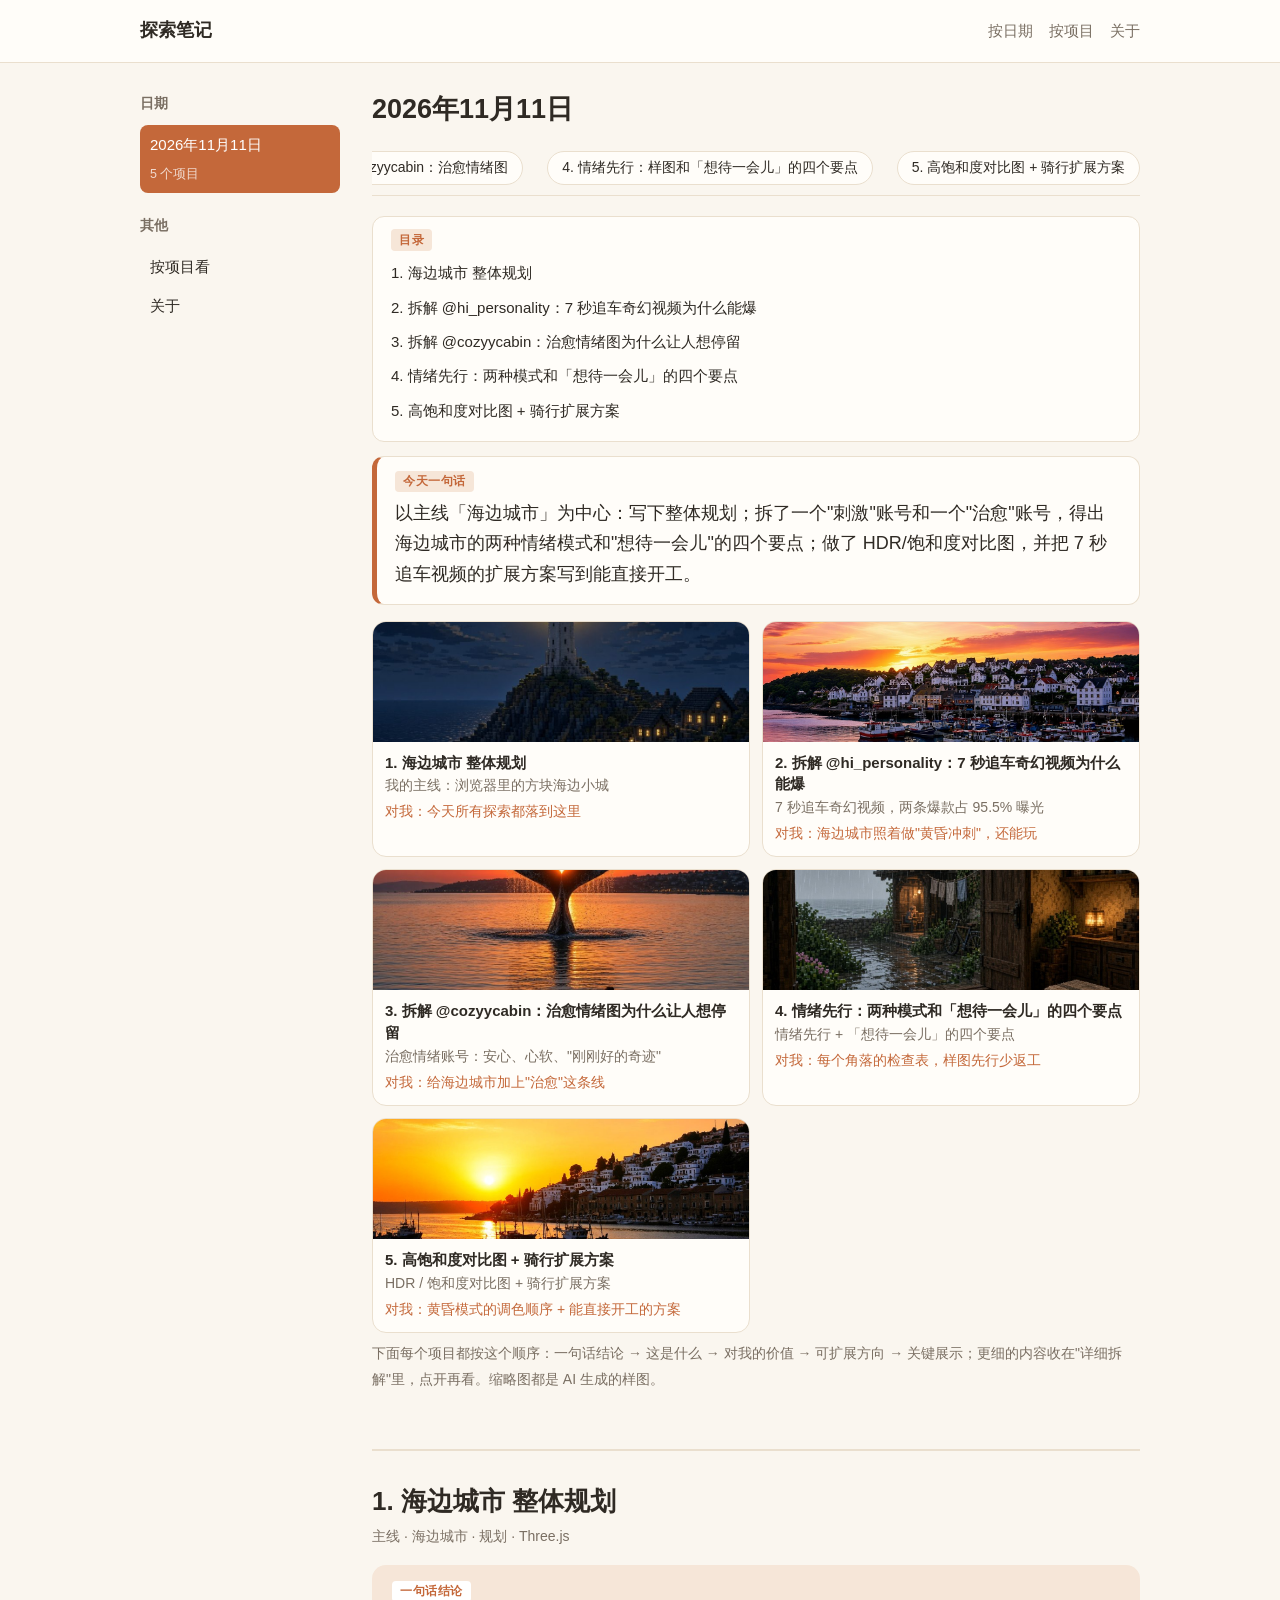
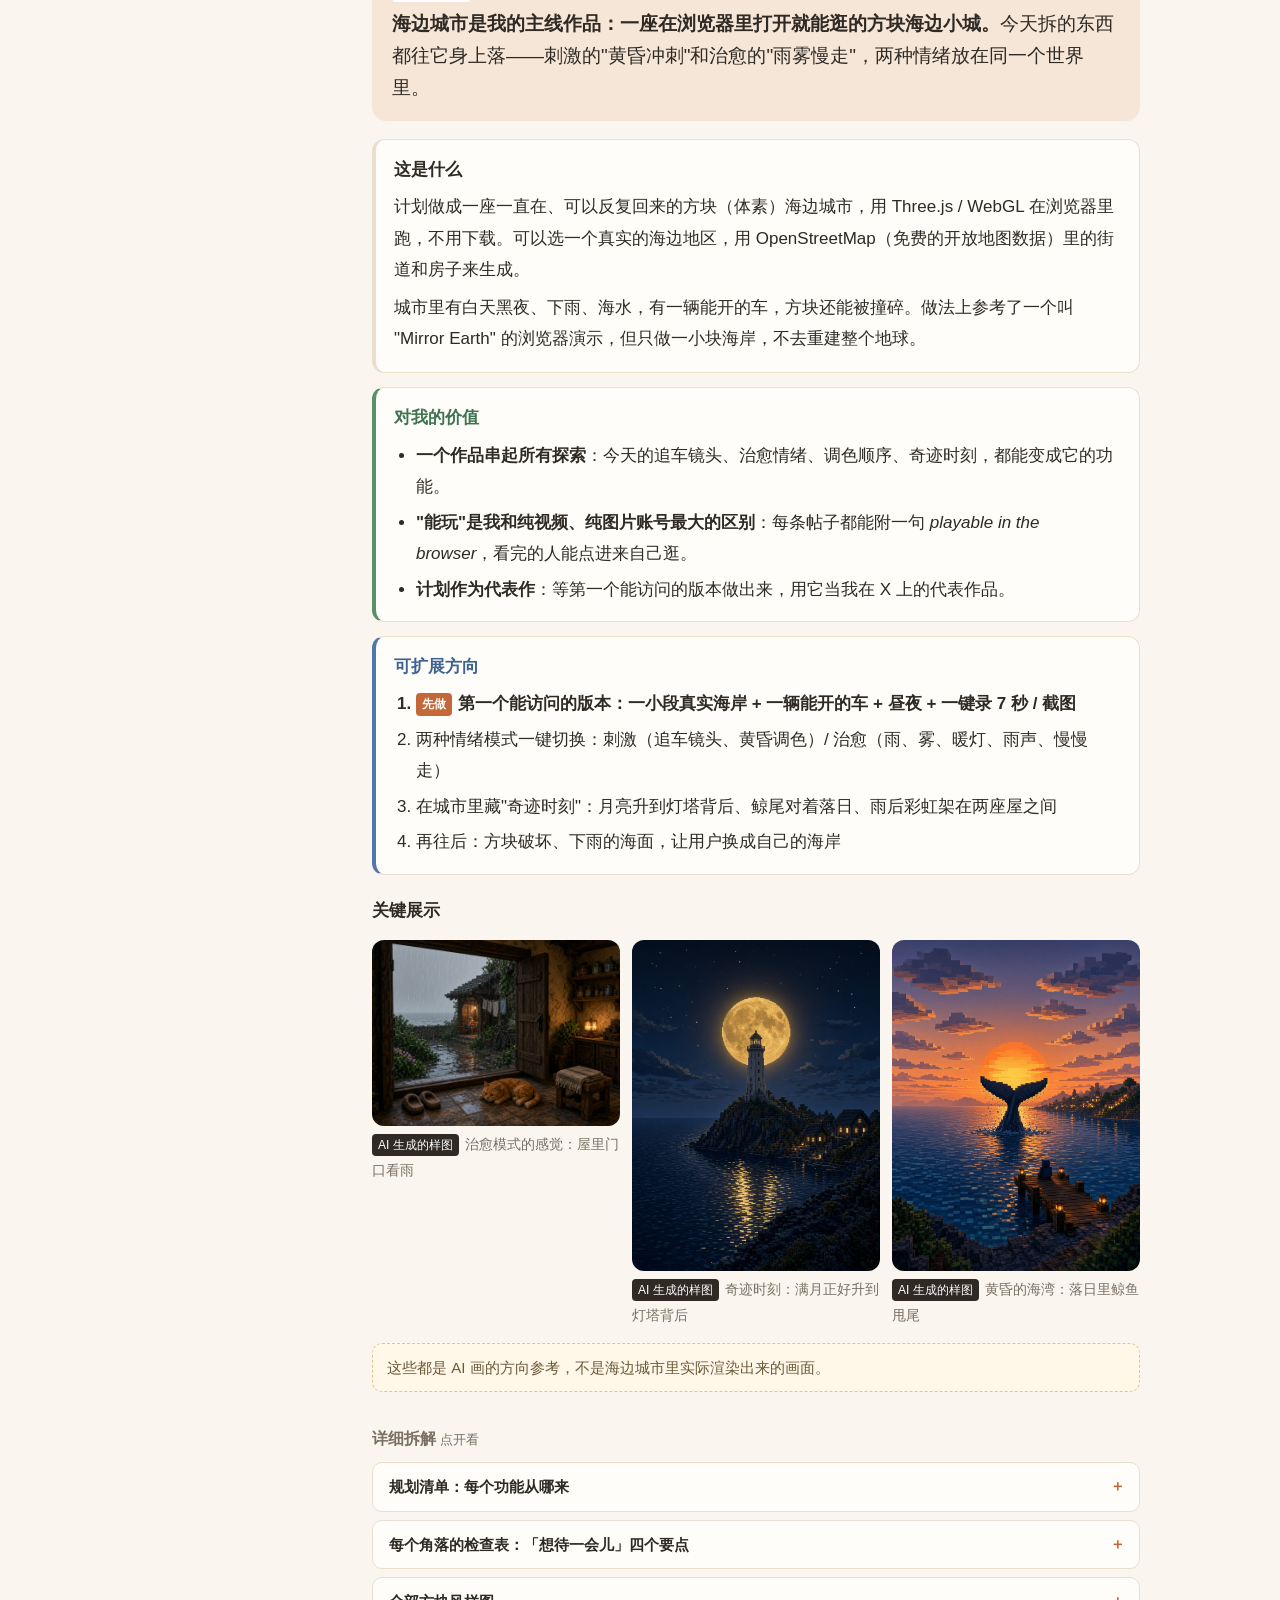
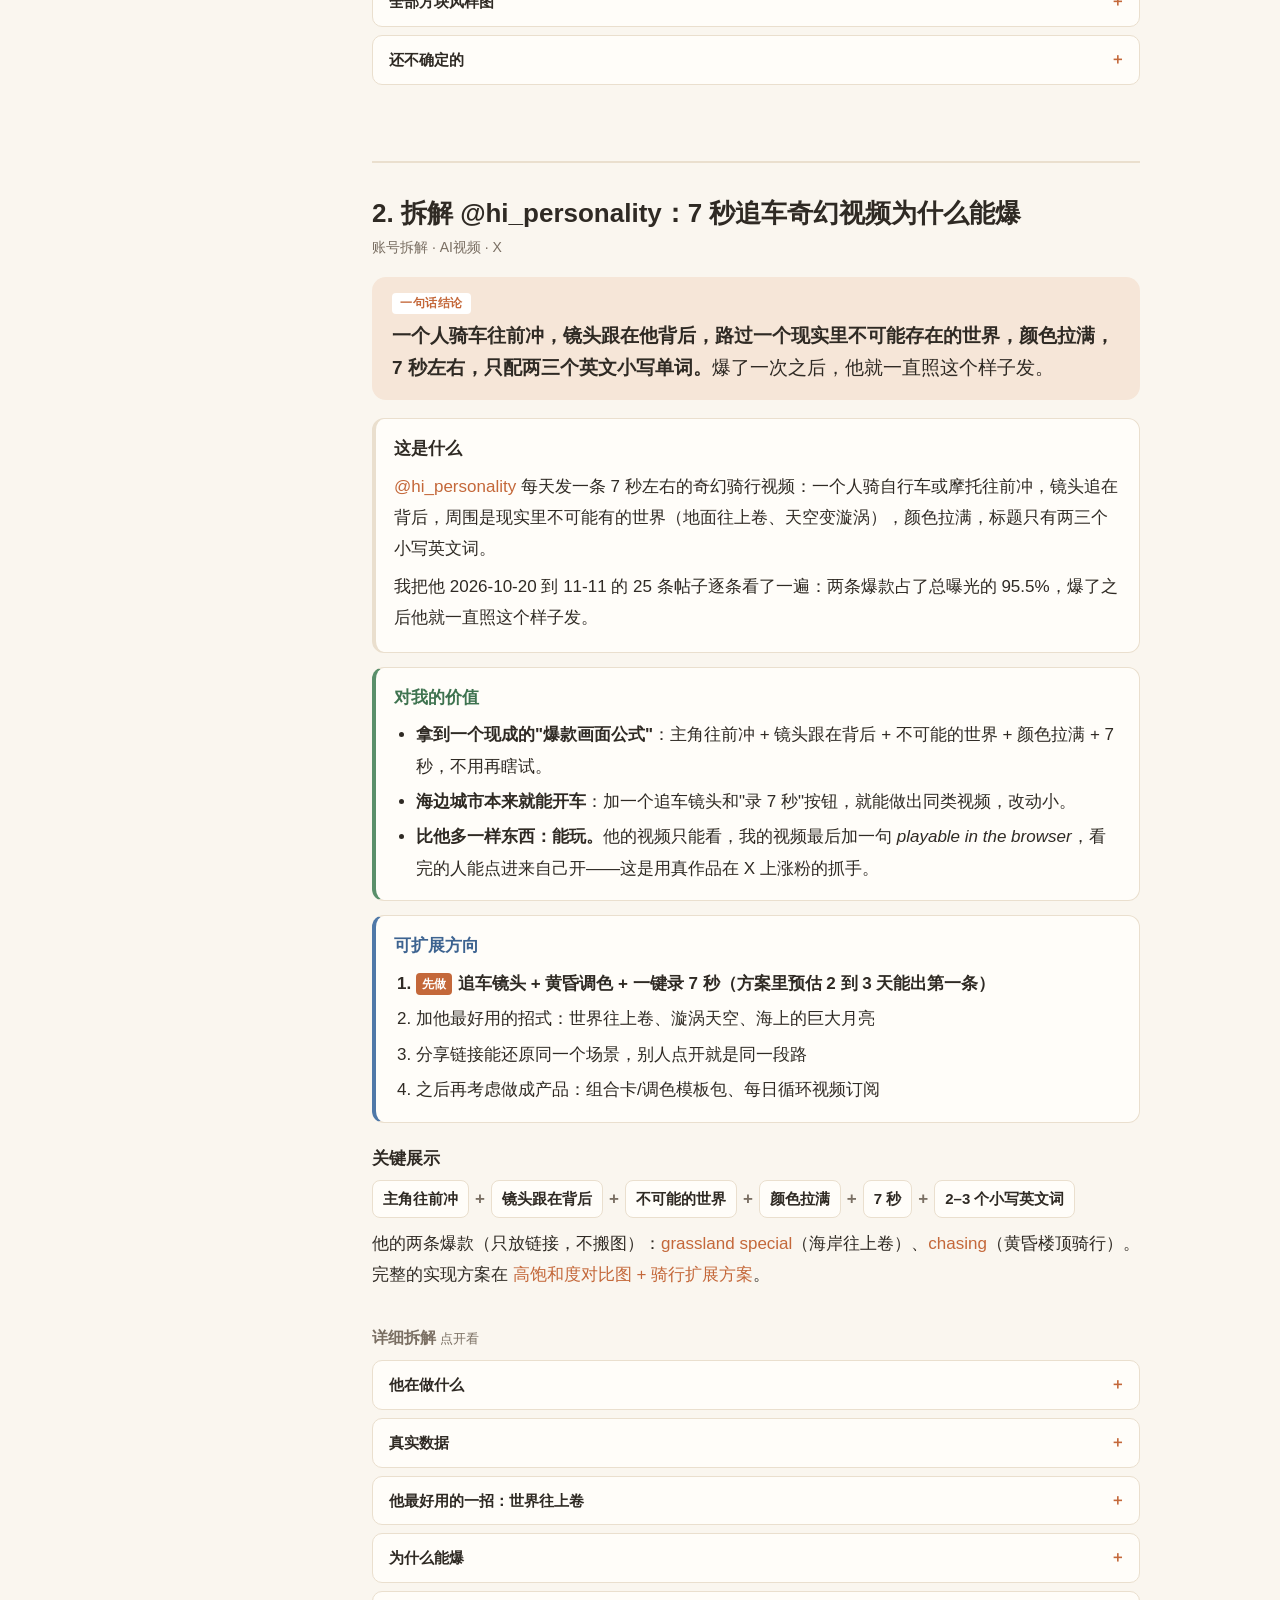
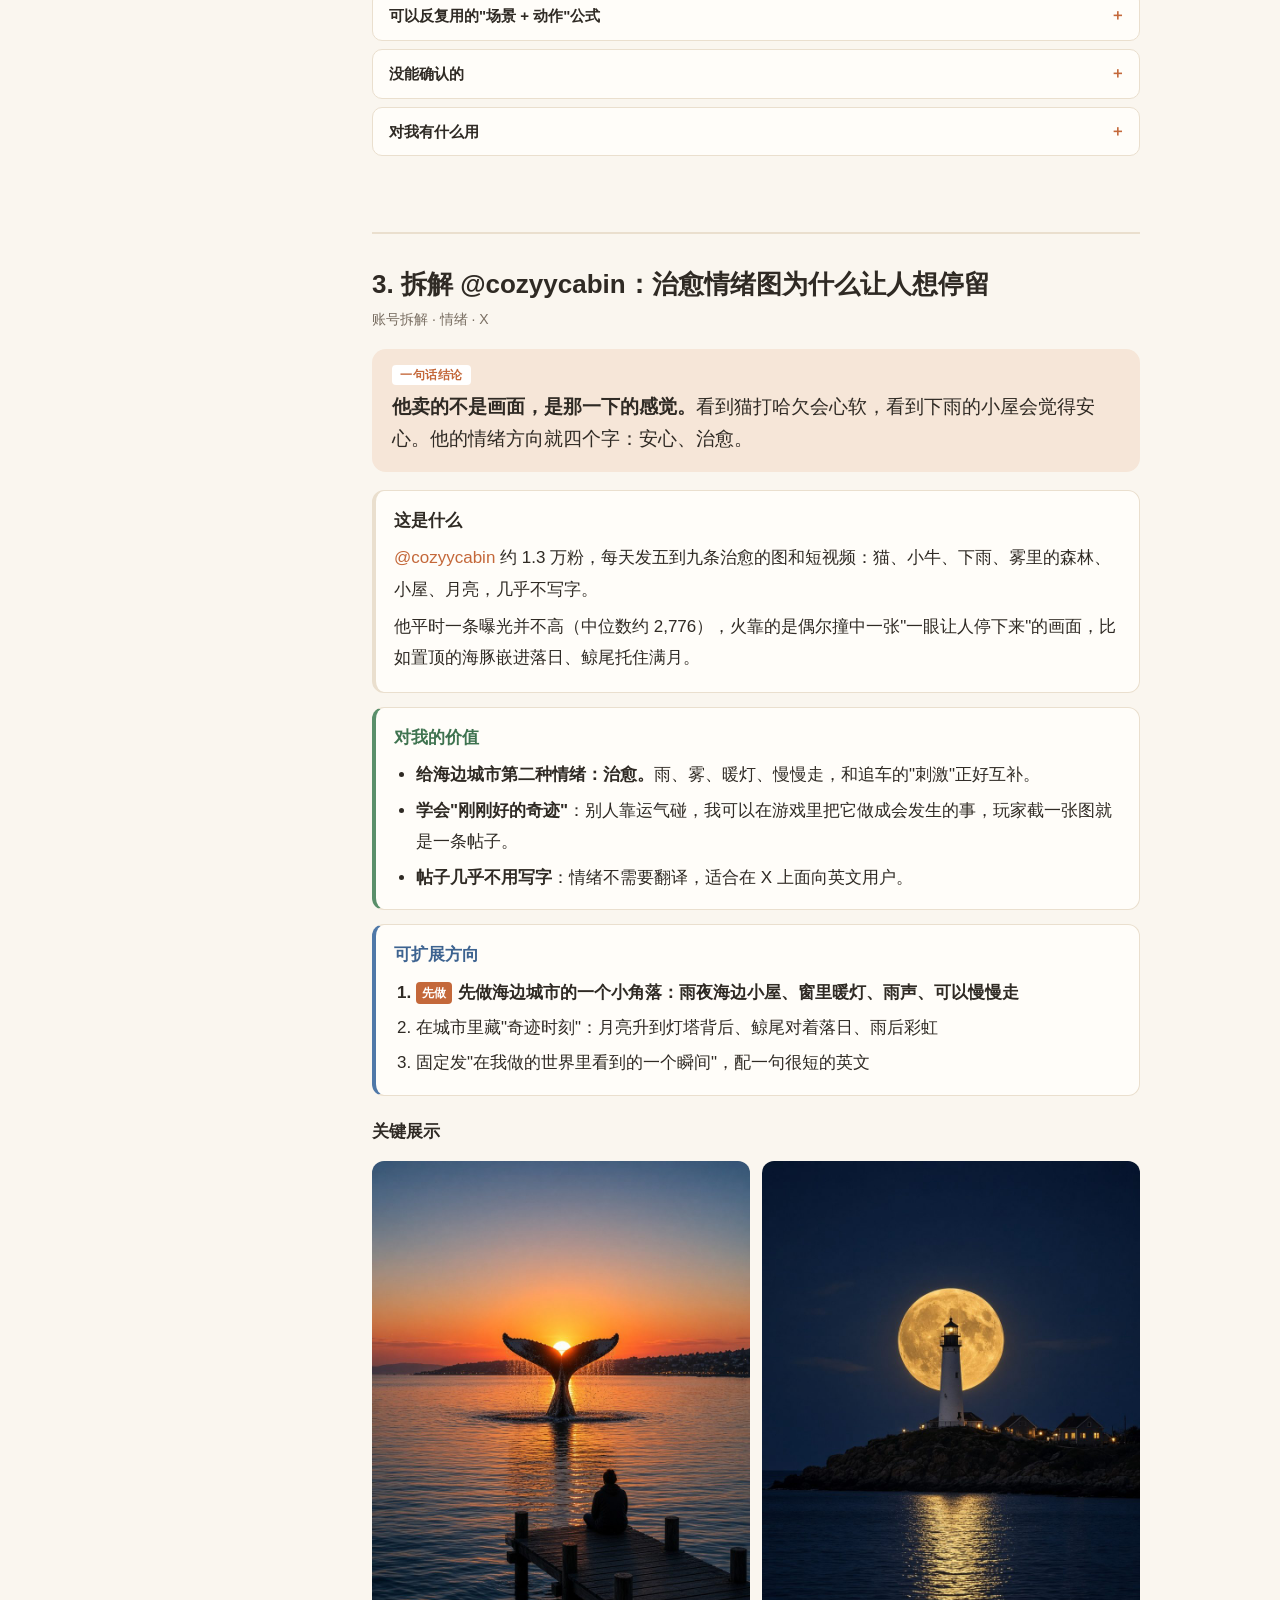
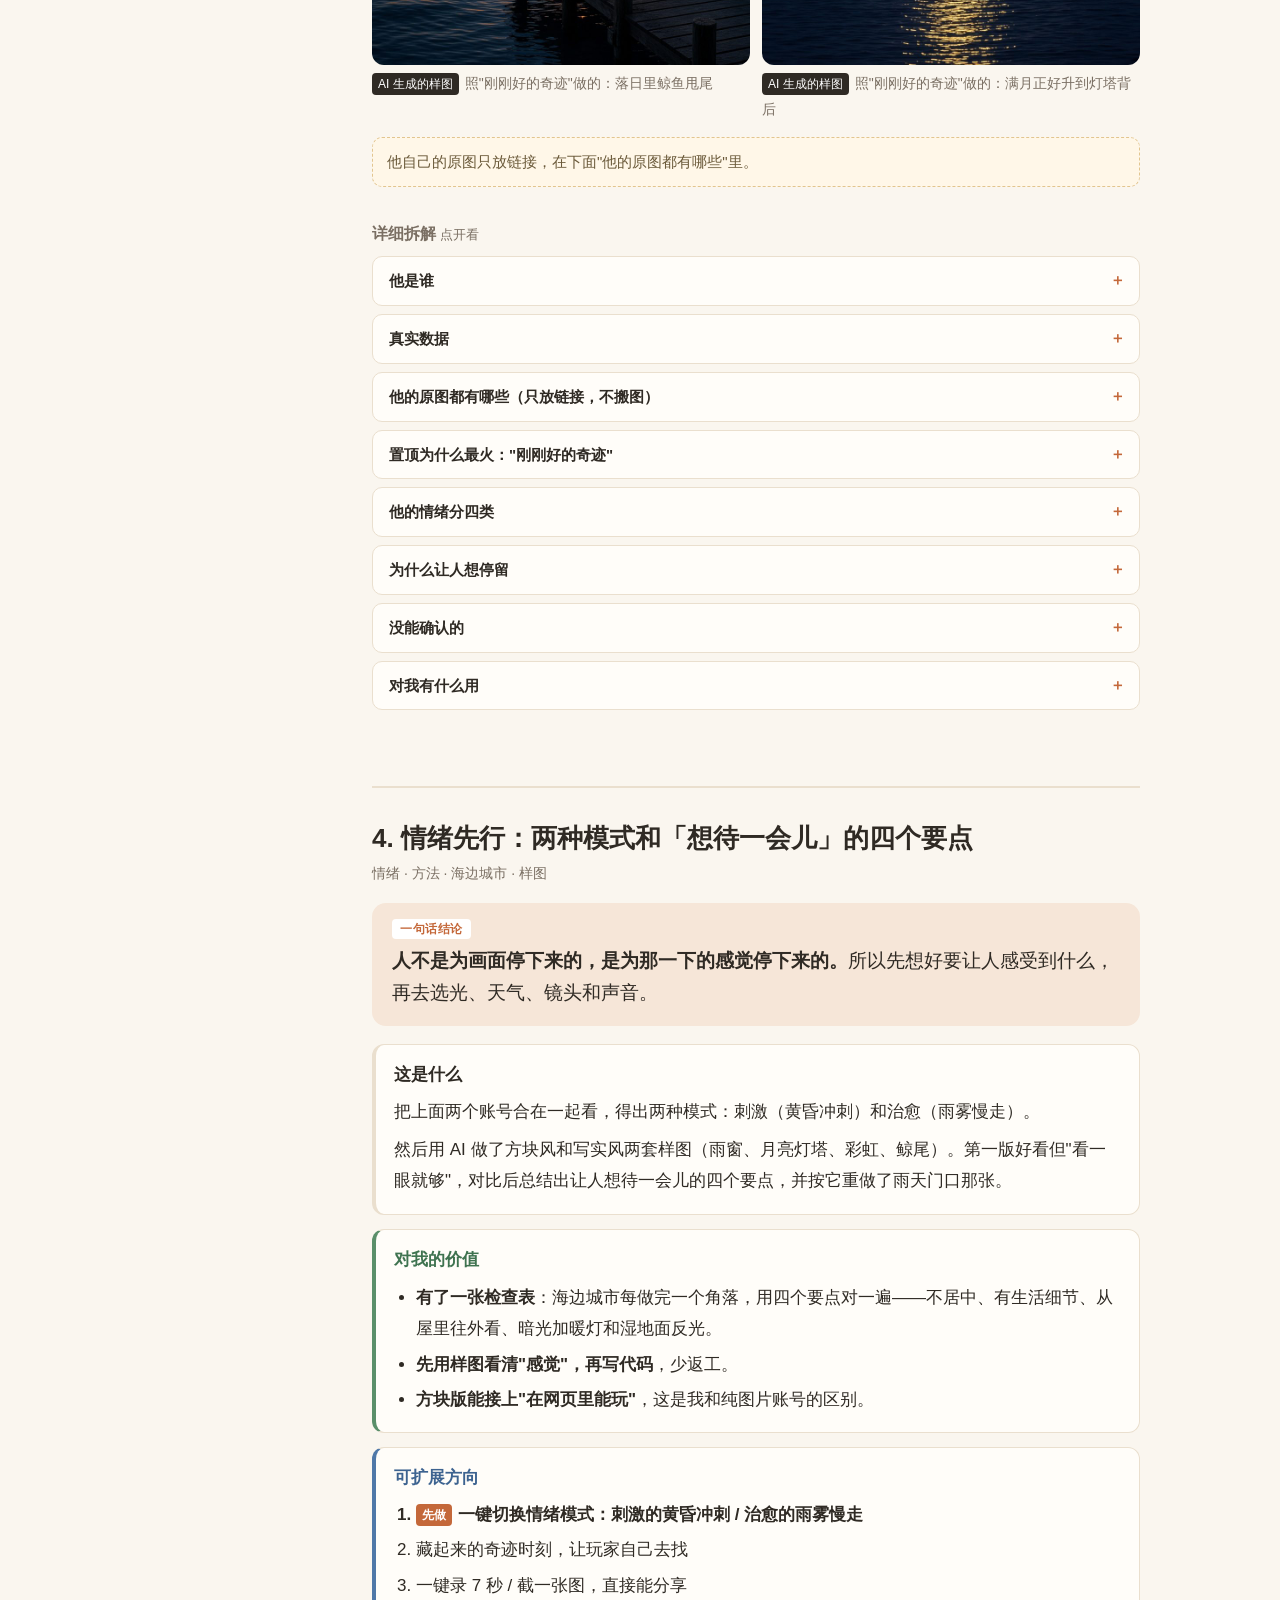
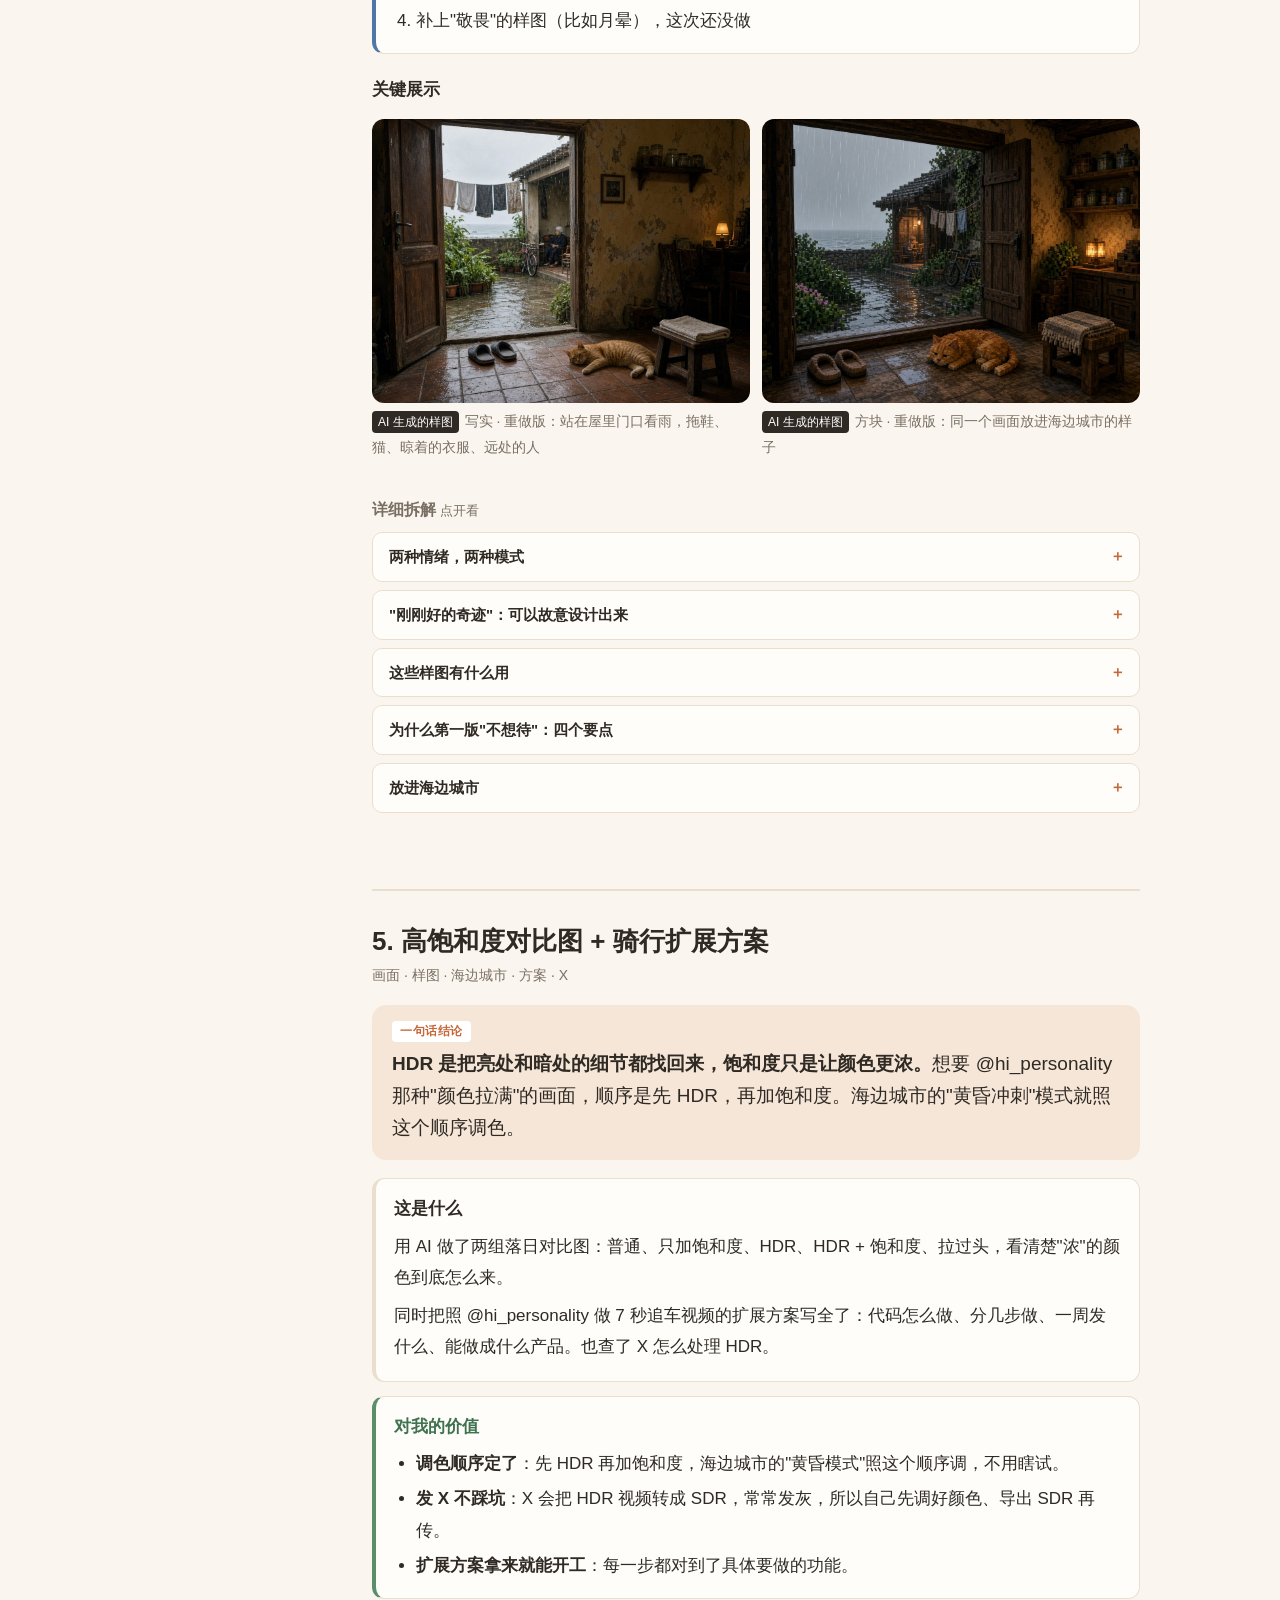
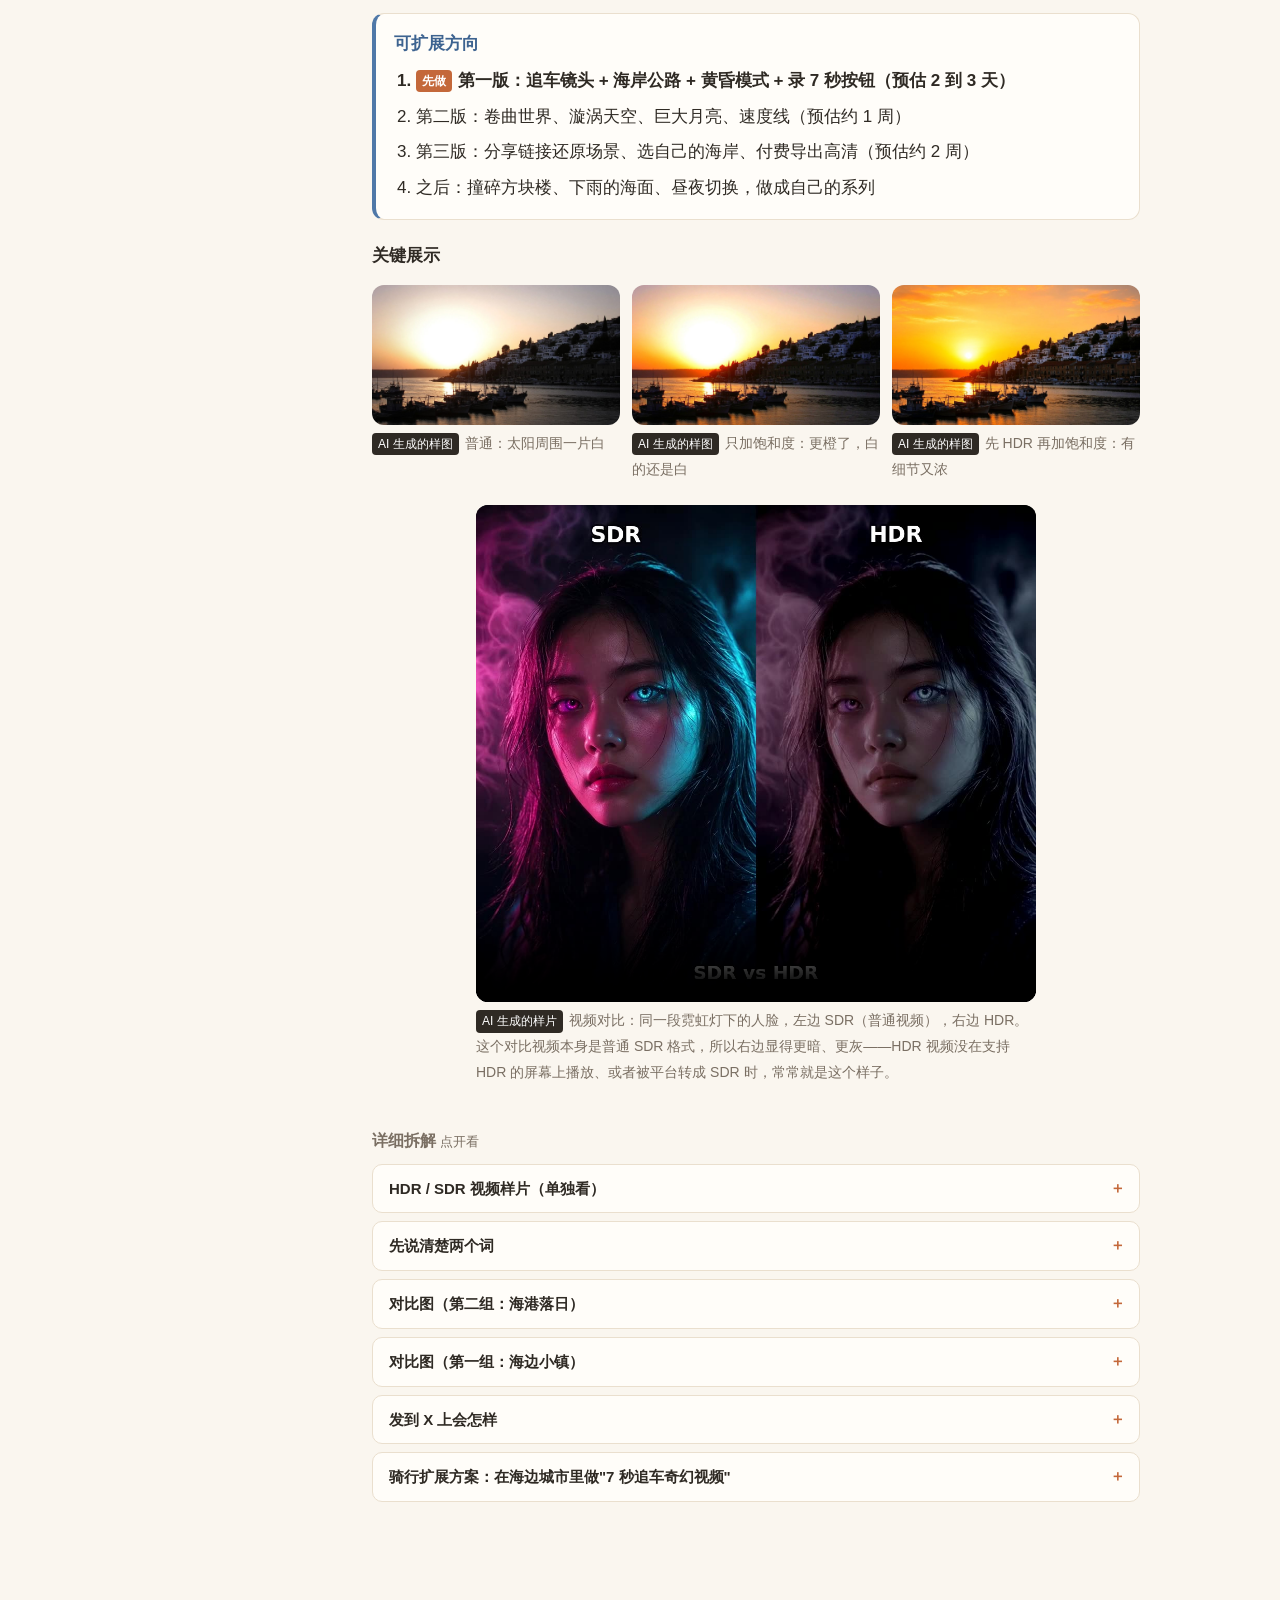
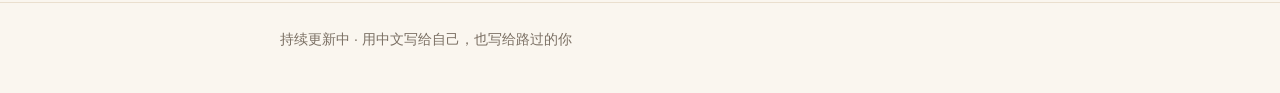
<file: index.html>
<!doctype html>
<html lang="zh-CN">
<head>
<meta charset="utf-8">
<meta name="viewport" content="width=device-width,initial-scale=1">
<title>探索笔记 · 海边城市</title>
<meta name="description" content="独立开发者的持续探索沉淀：AI 能做出什么值得体验的作品。按日期整理，一天里有多个项目拆解。">
<link rel="stylesheet" href="assets/style.css">
</head>
<body>
<header class="site"><div class="wrap" style="max-width:1040px">
  <a class="brand" href="#/">探索笔记</a>
  <nav><a href="#/">按日期</a><a href="#/projects">按项目</a><a href="#/about">关于</a></nav>
</div></header>

<div class="app">
  <aside class="side" id="side">
    <h2>日期</h2>
    <ul id="datelist"></ul>
    <h2>其他</h2>
    <ul>
      <li><a href="#/projects" data-route="projects">按项目看</a></li>
      <li><a href="#/about" data-route="about">关于</a></li>
    </ul>
  </aside>

  <main>
    <div class="mobile-pick">
      <select id="datesel" aria-label="选日期"></select>
      <a href="#/projects">按项目</a>
      <a href="#/about">关于</a>
    </div>
    <div class="view" id="view"><p class="loading">加载中…</p></div>
  </main>
</div>

<footer><div class="wrap">持续更新中 · 用中文写给自己，也写给路过的你</div></footer>

<script>
(function(){
  var DATA=null, cache={}, current={date:null};
  var view=document.getElementById('view'), datelist=document.getElementById('datelist'), datesel=document.getElementById('datesel');

  function esc(s){return String(s).replace(/[&<>"]/g,function(c){return {'&':'&amp;','<':'&lt;','>':'&gt;','"':'&quot;'}[c];});}
  function dayOf(d){for(var i=0;i<DATA.days.length;i++){if(DATA.days[i].date===d)return DATA.days[i];}return null;}

  function parse(){
    var h=decodeURIComponent(location.hash||'');
    if(h==='#about') return {route:'about'};
    if(h==='#projects') return {route:'projects'};
    var m=h.match(/^#\/?([^/]*)\/?([^/]*)$/)||[];
    var a=m[1]||'', b=m[2]||'';
    if(a==='projects'||a==='about') return {route:a};
    if(/^\d{4}-\d{2}-\d{2}$/.test(a)) return {route:'day',date:a,proj:b};
    return {route:'day',date:DATA.days[0].date,proj:''};
  }

  function markNav(r){
    [].forEach.call(document.querySelectorAll('.side a'),function(a){
      var on=(r.route==='day'&&a.dataset.date===r.date)||(a.dataset.route&&a.dataset.route===r.route);
      a.classList.toggle('on',!!on);
    });
    datesel.value=r.route==='day'?r.date:'';
  }

  function scrollToProj(id){
    if(!id){window.scrollTo(0,0);return;}
    var el=document.getElementById(id);
    if(!el){window.scrollTo(0,0);return;}
    el.scrollIntoView({block:'start'}); setActive(id);
    setTimeout(function(){var e=document.getElementById(id);if(e&&Math.abs(e.getBoundingClientRect().top-64)>40)e.scrollIntoView({block:'start'});},400);
  }
  function setActive(id){
    [].forEach.call(document.querySelectorAll('.pmenu a'),function(a){
      var on=a.dataset.id===id; a.classList.toggle('on',on);
      if(on){var m=a.parentNode; if(a.offsetLeft<m.scrollLeft||a.offsetLeft+a.offsetWidth>m.scrollLeft+m.clientWidth) m.scrollLeft=a.offsetLeft-12;}
    });
  }

  function renderDay(r){
    var d=dayOf(r.date);
    if(!d){view.innerHTML='<h1>没有找到这一天</h1><p><a href="#/">回到最新的一天</a></p>';current.date=null;return;}
    if(current.date===r.date&&document.getElementById('daybody')){scrollToProj(r.proj);return;}
    current.date=r.date;
    var menu=d.projects.map(function(p){return '<a href="#/'+d.date+'/'+p.id+'" data-id="'+p.id+'">'+esc(p.title)+'</a>';}).join('');
    view.innerHTML='<article class="day"><h1>'+esc(d.title)+'</h1>'+
      '<nav class="pmenu" aria-label="这一天的项目">'+menu+'</nav><div id="daybody"><p class="loading">加载中…</p></div></article>';
    document.title=d.title+' · 探索笔记';
    var p=cache[d.date]?Promise.resolve(cache[d.date]):fetch('content/'+d.date+'.html').then(function(x){if(!x.ok)throw 0;return x.text();});
    p.then(function(html){
      cache[d.date]=html;
      if(current.date!==d.date) return;
      document.getElementById('daybody').innerHTML=html;
      scrollToProj(r.proj);
    }).catch(function(){document.getElementById('daybody').innerHTML='<p>这一天的内容没加载出来，刷新一下试试。</p>';});
  }

  function renderProjects(){
    current.date=null; document.title='按项目看 · 探索笔记';
    var groups={}, order=[];
    DATA.days.forEach(function(d){d.projects.forEach(function(p){(p.tags||['其他']).forEach(function(t){
      if(!groups[t]){groups[t]=[];order.push(t);} groups[t].push({d:d,p:p});
    });});});
    var html='<h1>按项目看</h1><p style="color:var(--soft)">同一类内容可能出现在不同的日期里。点进去会直接跳到那一天对应的项目。</p>';
    html+='<div class="tags" id="tagbar"><button class="tag on" data-tag="">全部</button>'+order.map(function(t){return '<button class="tag" data-tag="'+esc(t)+'">'+esc(t)+'</button>';}).join('')+'</div>';
    html+=order.map(function(t){return '<div class="proj-group" data-tag="'+esc(t)+'"><h2>'+esc(t)+'</h2><ul>'+groups[t].map(function(x){
      return '<li><span class="when">'+x.d.date+'</span><a href="#/'+x.d.date+'/'+x.p.id+'">'+esc(x.p.title)+'</a></li>';}).join('')+'</ul></div>';}).join('');
    view.innerHTML=html; window.scrollTo(0,0);
    document.getElementById('tagbar').addEventListener('click',function(e){
      var t=e.target.dataset?e.target.dataset.tag:undefined; if(t===undefined)return;
      [].forEach.call(this.children,function(b){b.classList.toggle('on',b.dataset.tag===t);});
      [].forEach.call(view.querySelectorAll('.proj-group'),function(g){g.style.display=(!t||g.dataset.tag===t)?'':'none';});
    });
  }

  function renderAbout(){
    current.date=null; document.title='关于 · 探索笔记';
    view.innerHTML='<h1>关于</h1>'+
      '<p>我是一个独立开发者，想知道 AI 现在能帮人做出哪些真正值得玩、值得看的东西。</p>'+
      '<p>我的主线作品是「海边城市」：一个在浏览器里就能打开的方块海边小城，可以开车、看海、等天黑下雨。这里的笔记大多围绕它展开：看别人为什么火，想想放进自己的世界里会是什么样。</p>'+
      '<p>怎么看：左边（手机上是顶部的下拉框）选一个日期，右边就换成那一天的内容；每一天上面有一排项目按钮，点一下跳到那个项目。也可以点「按项目看」，按类别找。</p>'+
      '<p>笔记里引用的别人的帖子都附了原链接，只用文字说明，不转载别人的图。数据是我查看时的数字，之后会变。标着「AI 生成的样图」的图片是用 AI 做的方向参考，不是真实照片，也不是游戏里实际渲染出来的画面。</p>';
    window.scrollTo(0,0);
  }

  function route(){
    var r=parse(); markNav(r);
    if(r.route==='projects') renderProjects();
    else if(r.route==='about') renderAbout();
    else renderDay(r);
  }

  window.addEventListener('scroll',function(){
    var secs=document.querySelectorAll('#daybody section.project'); if(!secs.length)return;
    var id=''; [].forEach.call(secs,function(s){if(s.getBoundingClientRect().top<120) id=s.id;});
    setActive(id);
  },{passive:true});

  fetch('data/days.json').then(function(x){return x.json();}).then(function(j){
    DATA=j; DATA.days.sort(function(a,b){return a.date<b.date?1:-1;});
    datelist.innerHTML=DATA.days.map(function(d){return '<li><a href="#/'+d.date+'" data-date="'+d.date+'">'+esc(d.title)+'<br><small style="opacity:.75">'+d.projects.length+' 个项目</small></a></li>';}).join('');
    datesel.innerHTML='<option value="" disabled>选日期</option>'+DATA.days.map(function(d){return '<option value="'+d.date+'">'+esc(d.title)+'（'+d.projects.length+' 个项目）</option>';}).join('');
    datesel.addEventListener('change',function(){location.hash='#/'+this.value;});
    window.addEventListener('hashchange',route);
    route();
  }).catch(function(){view.innerHTML='<p>目录没加载出来，刷新一下试试。</p>';});
})();
</script>
</body>
</html>
</file>
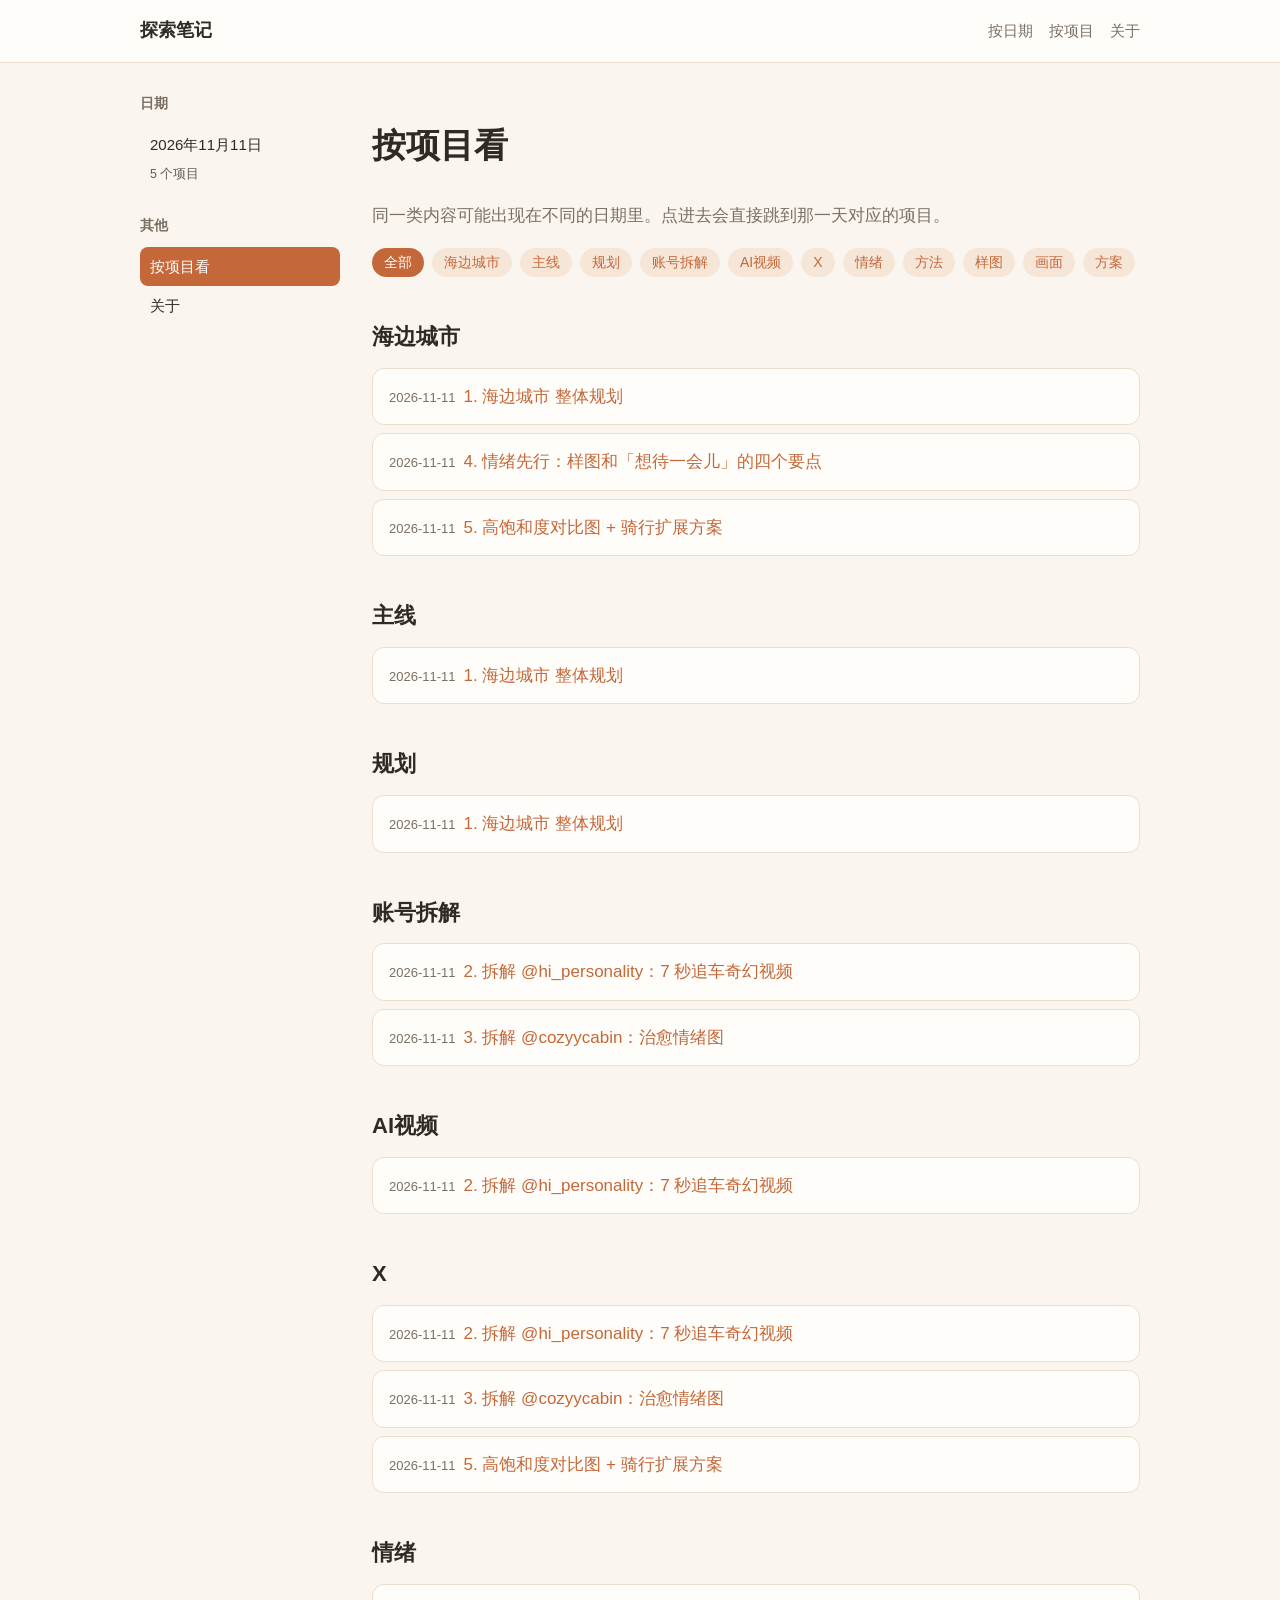
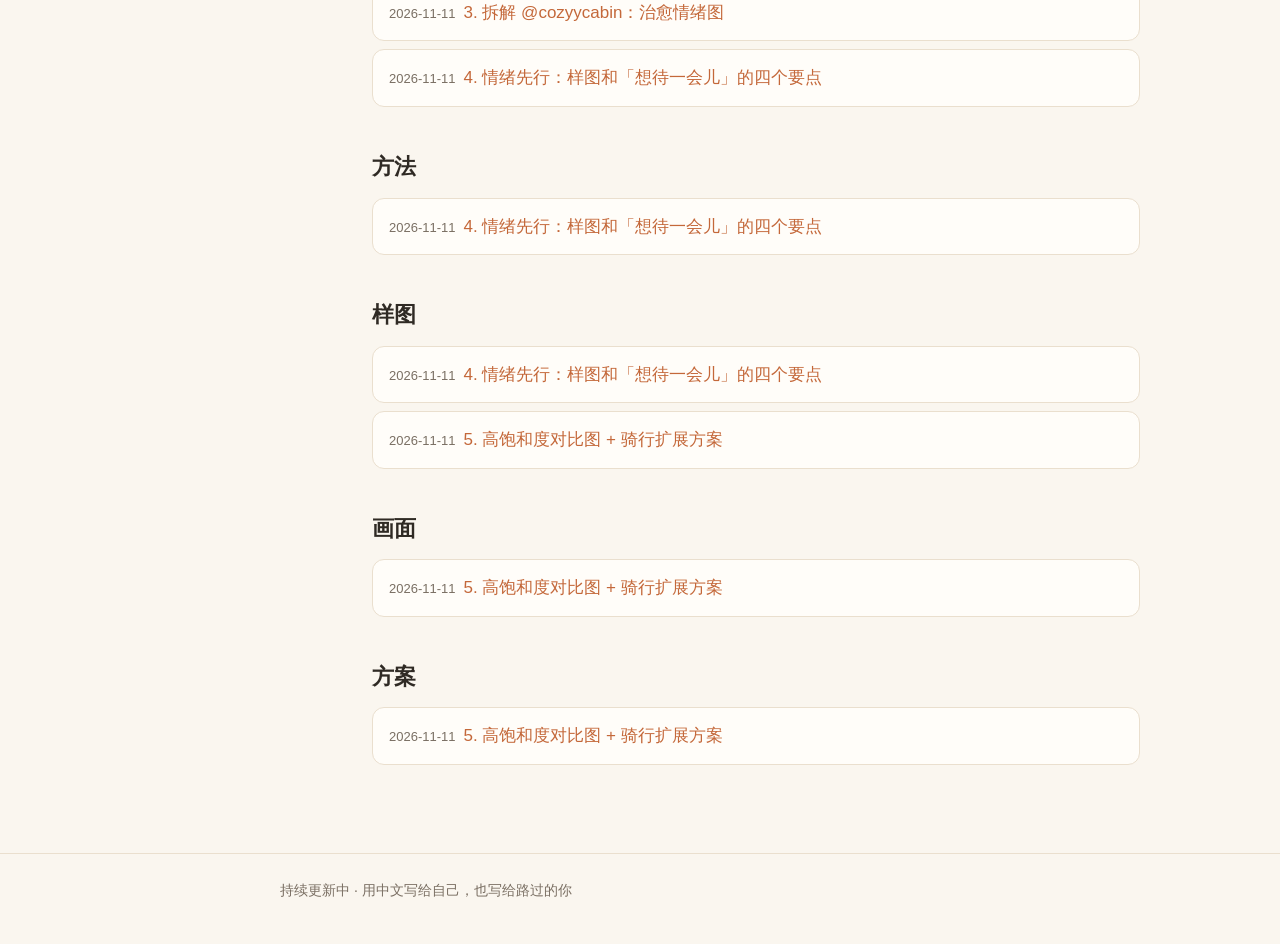
<file: projects.html>
<!doctype html>
<html lang="zh-CN">
<head>
<meta charset="utf-8">
<meta name="viewport" content="width=device-width,initial-scale=1">
<title>已移至新位置 · 探索笔记</title>
<meta http-equiv="refresh" content="1; url=./#/projects">
<script>location.replace('./#/projects');</script>
</head>
<body>
<p>网站已经改成一个页面了，正在跳转：<a href="./#/projects">点这里打开</a></p>
</body>
</html>
</file>
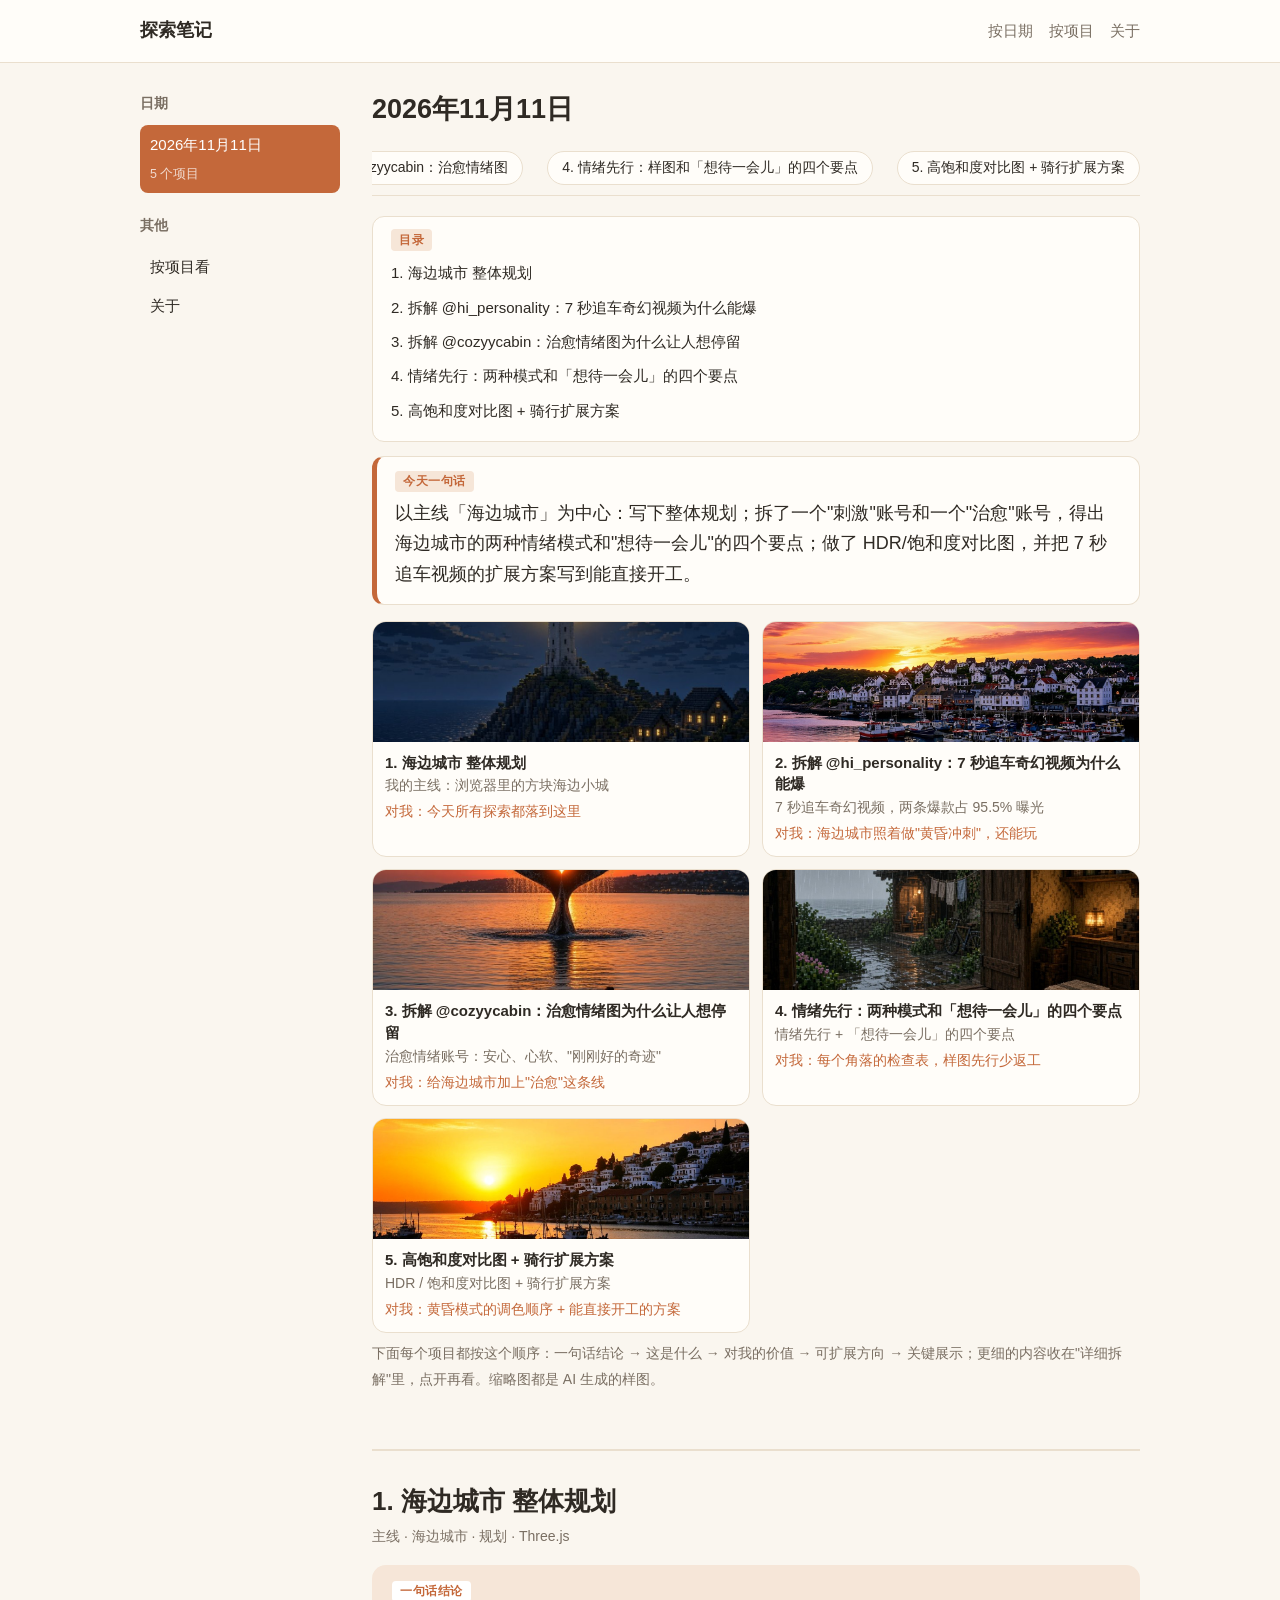
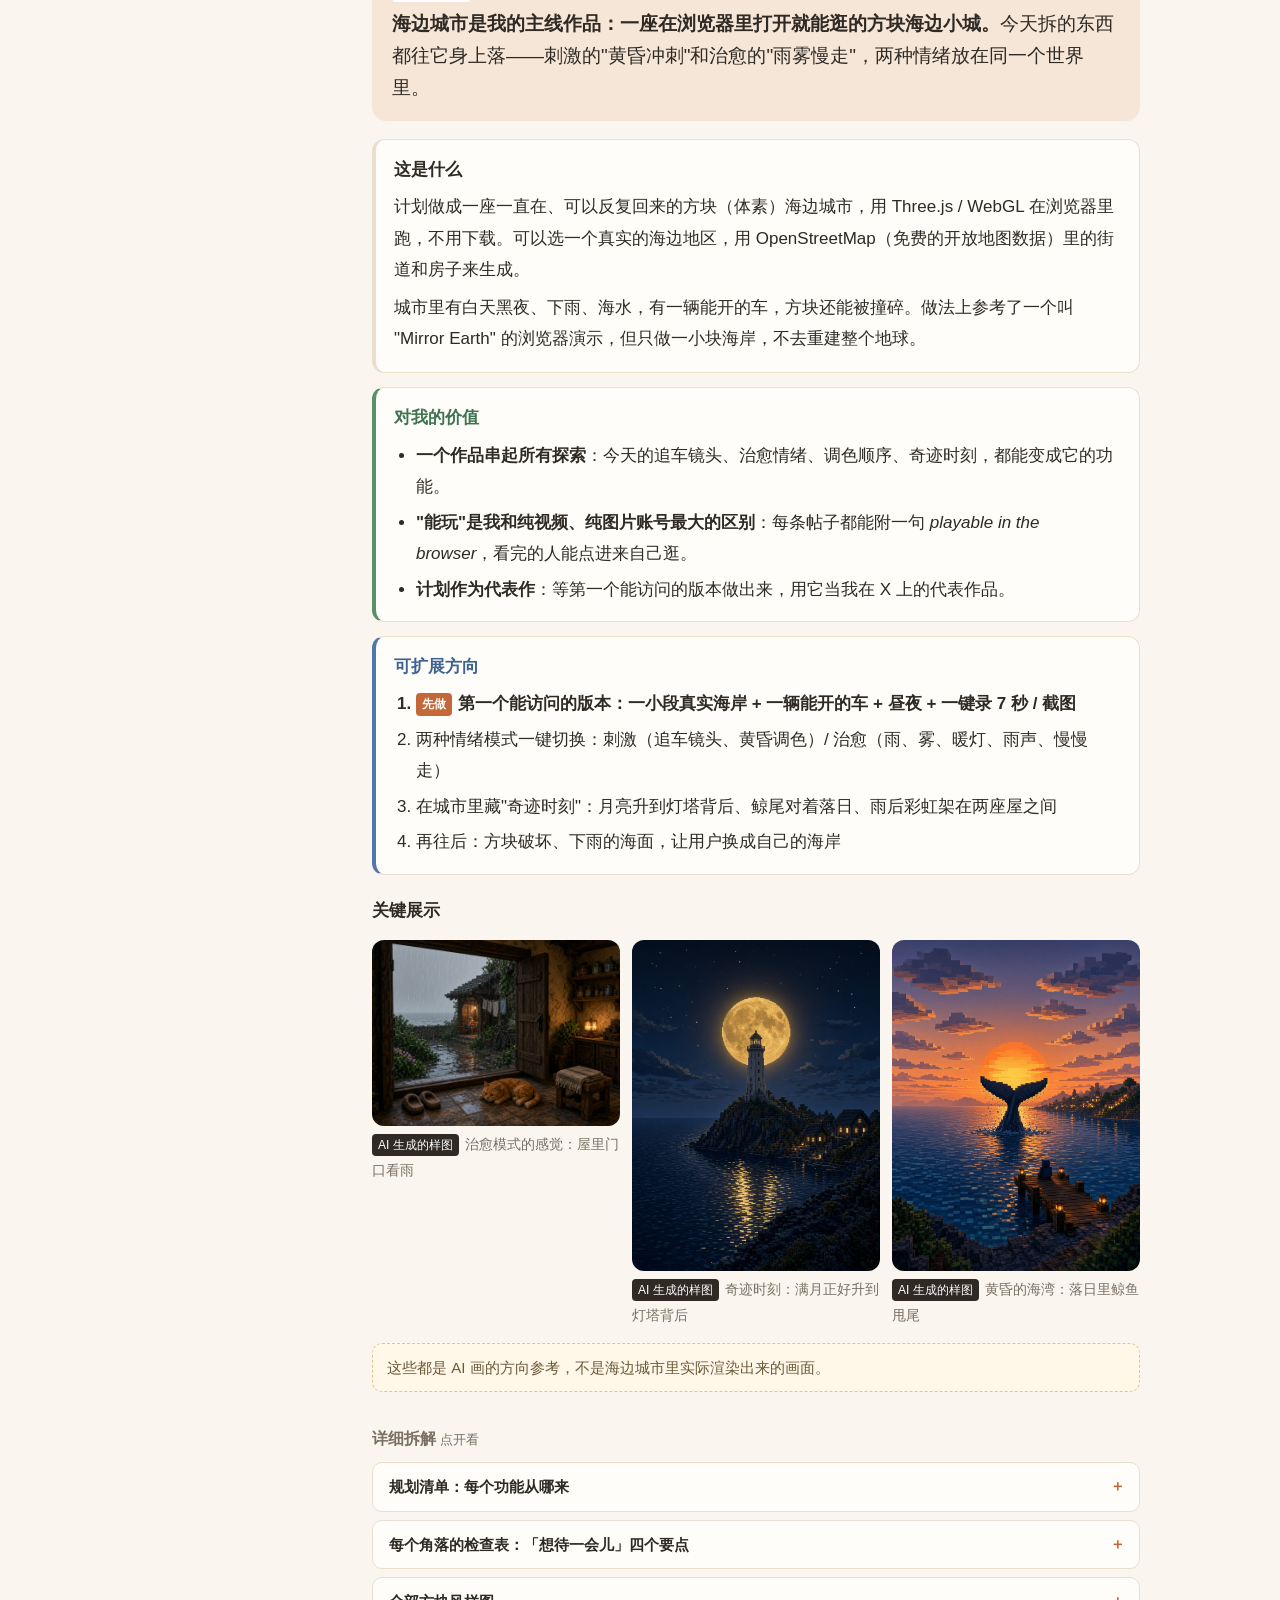
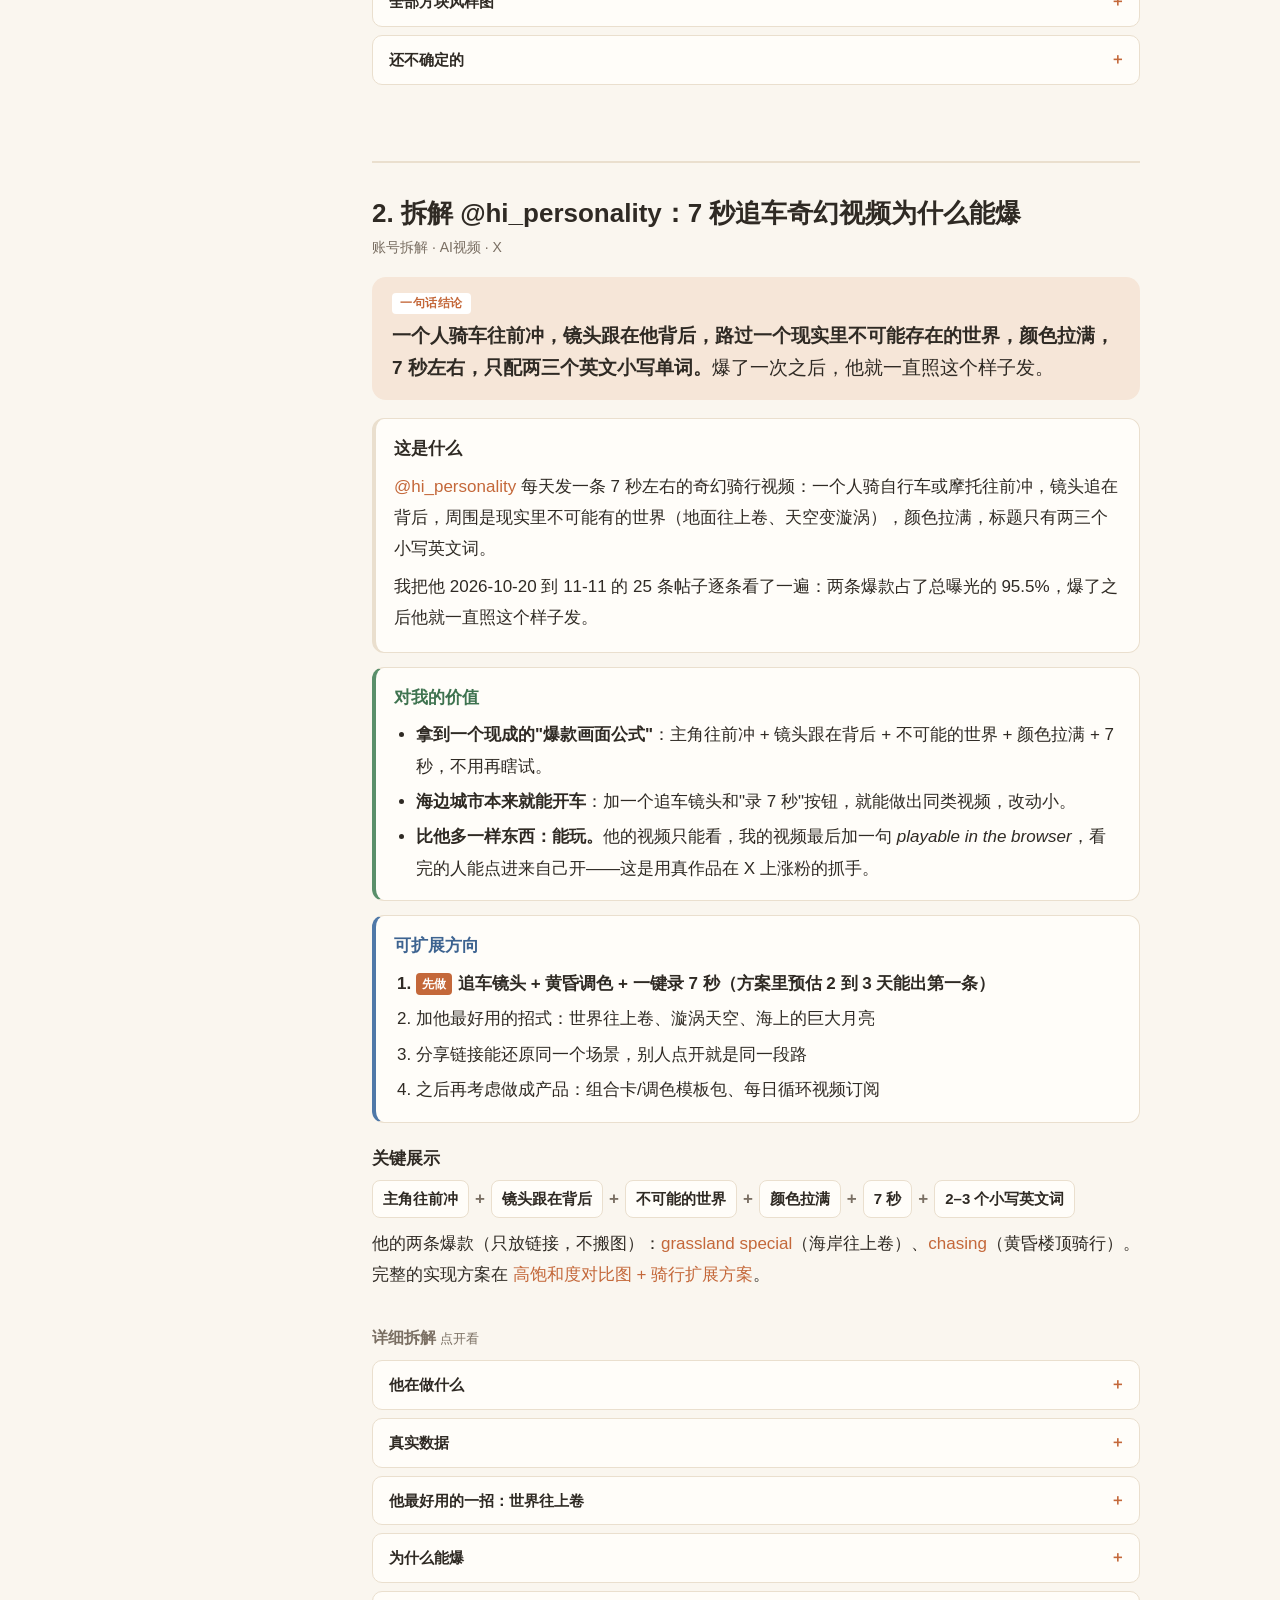
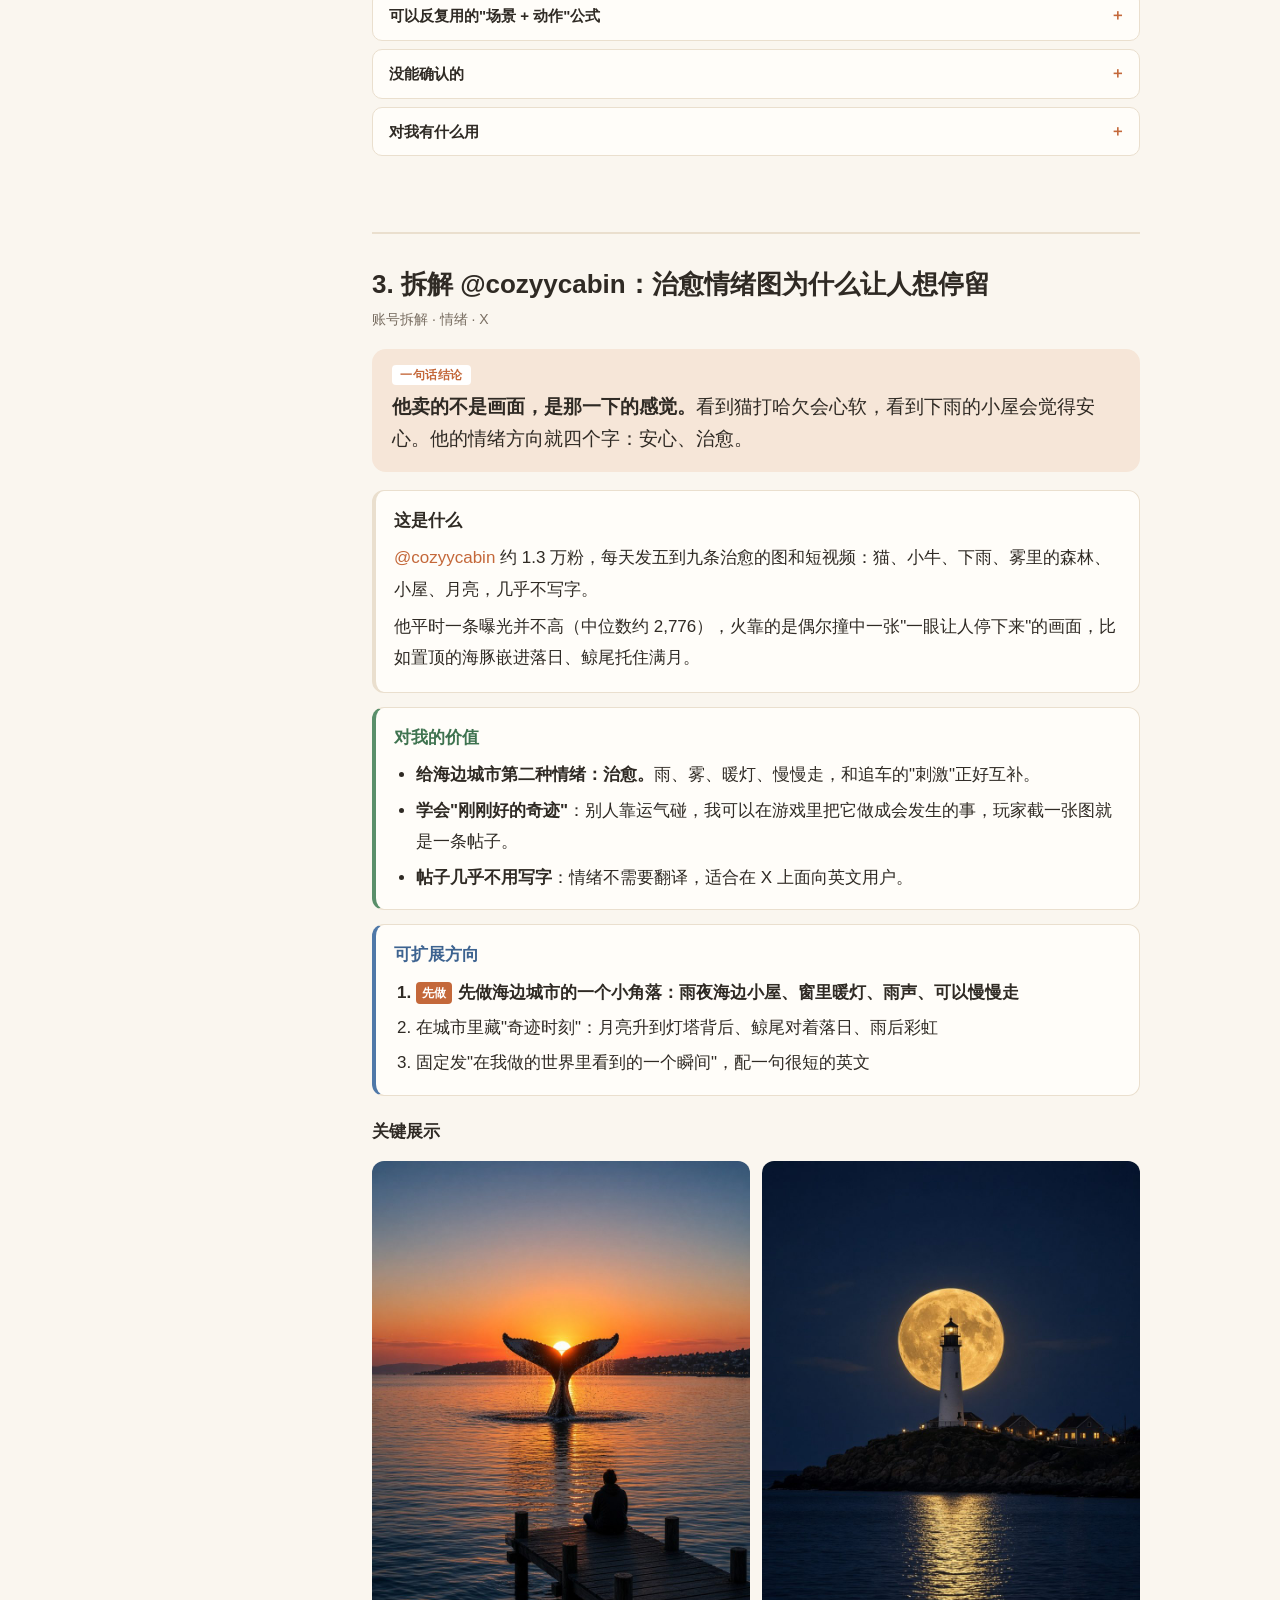
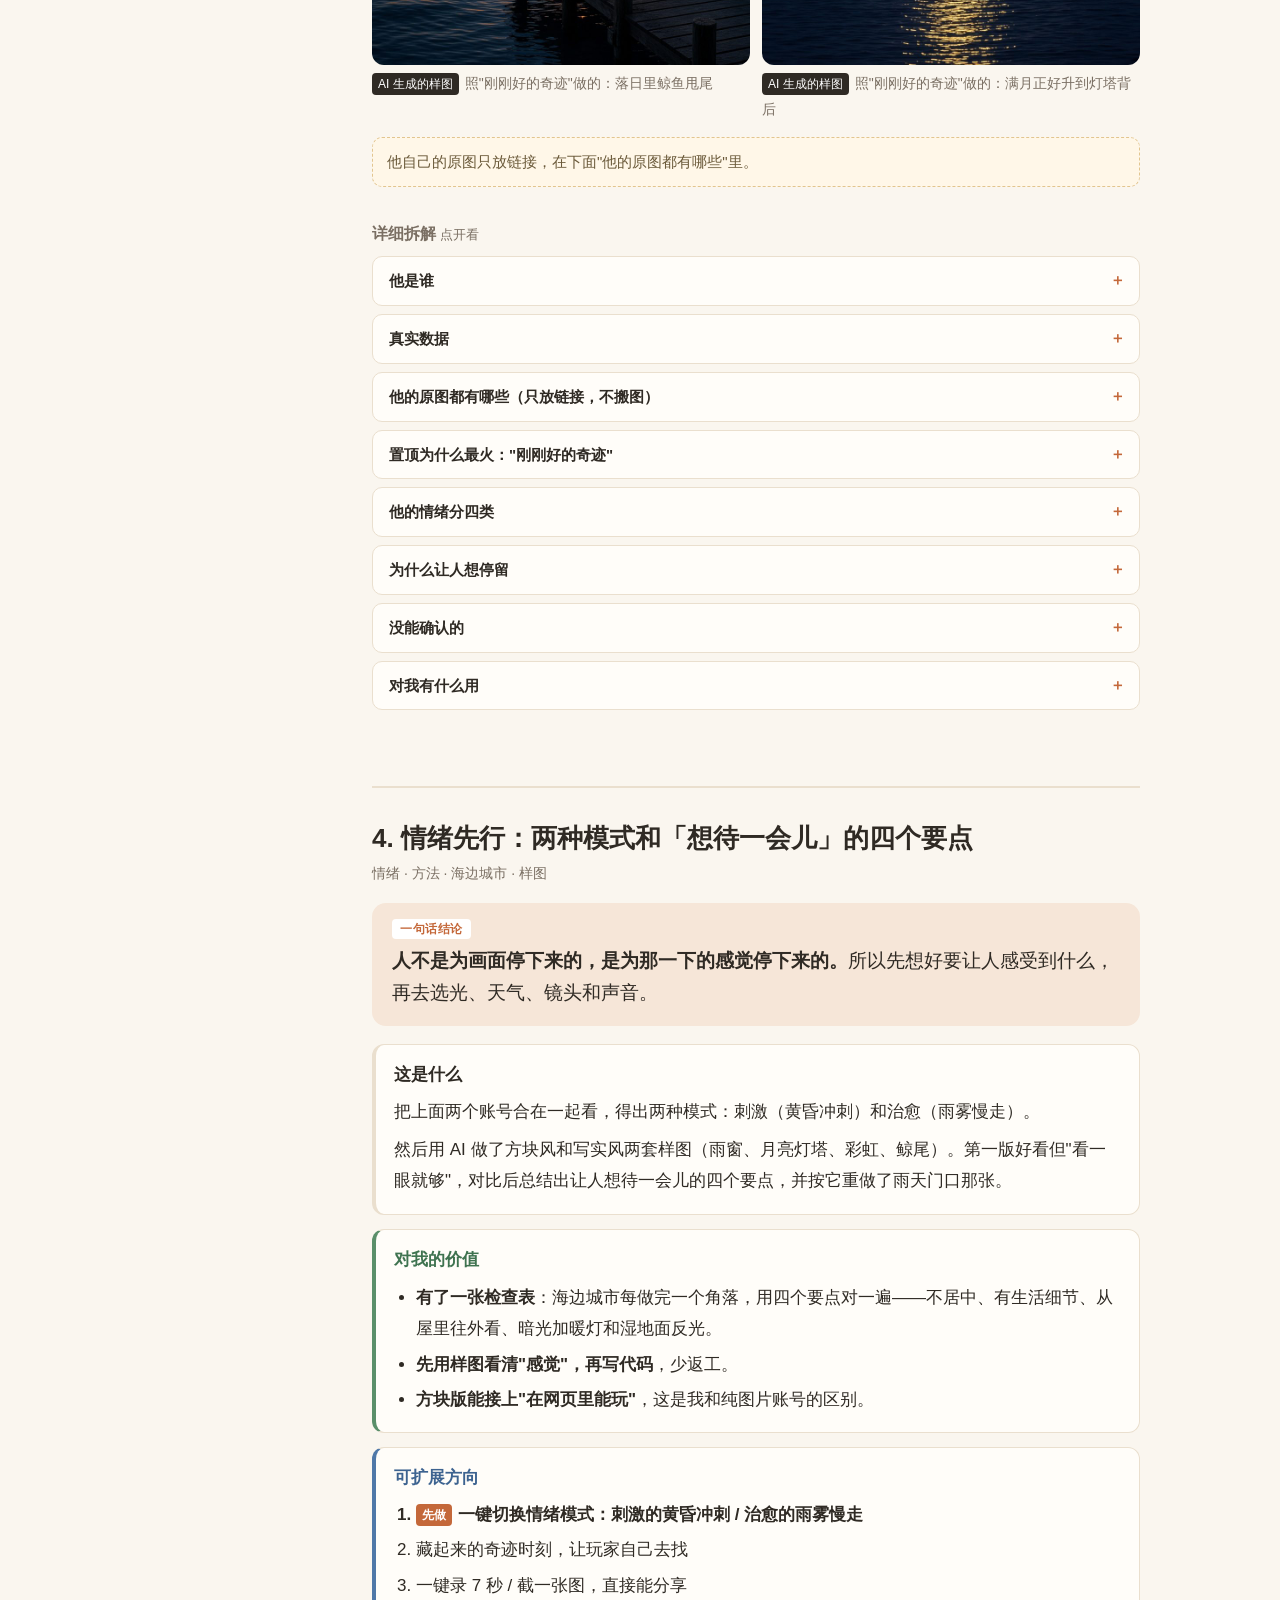
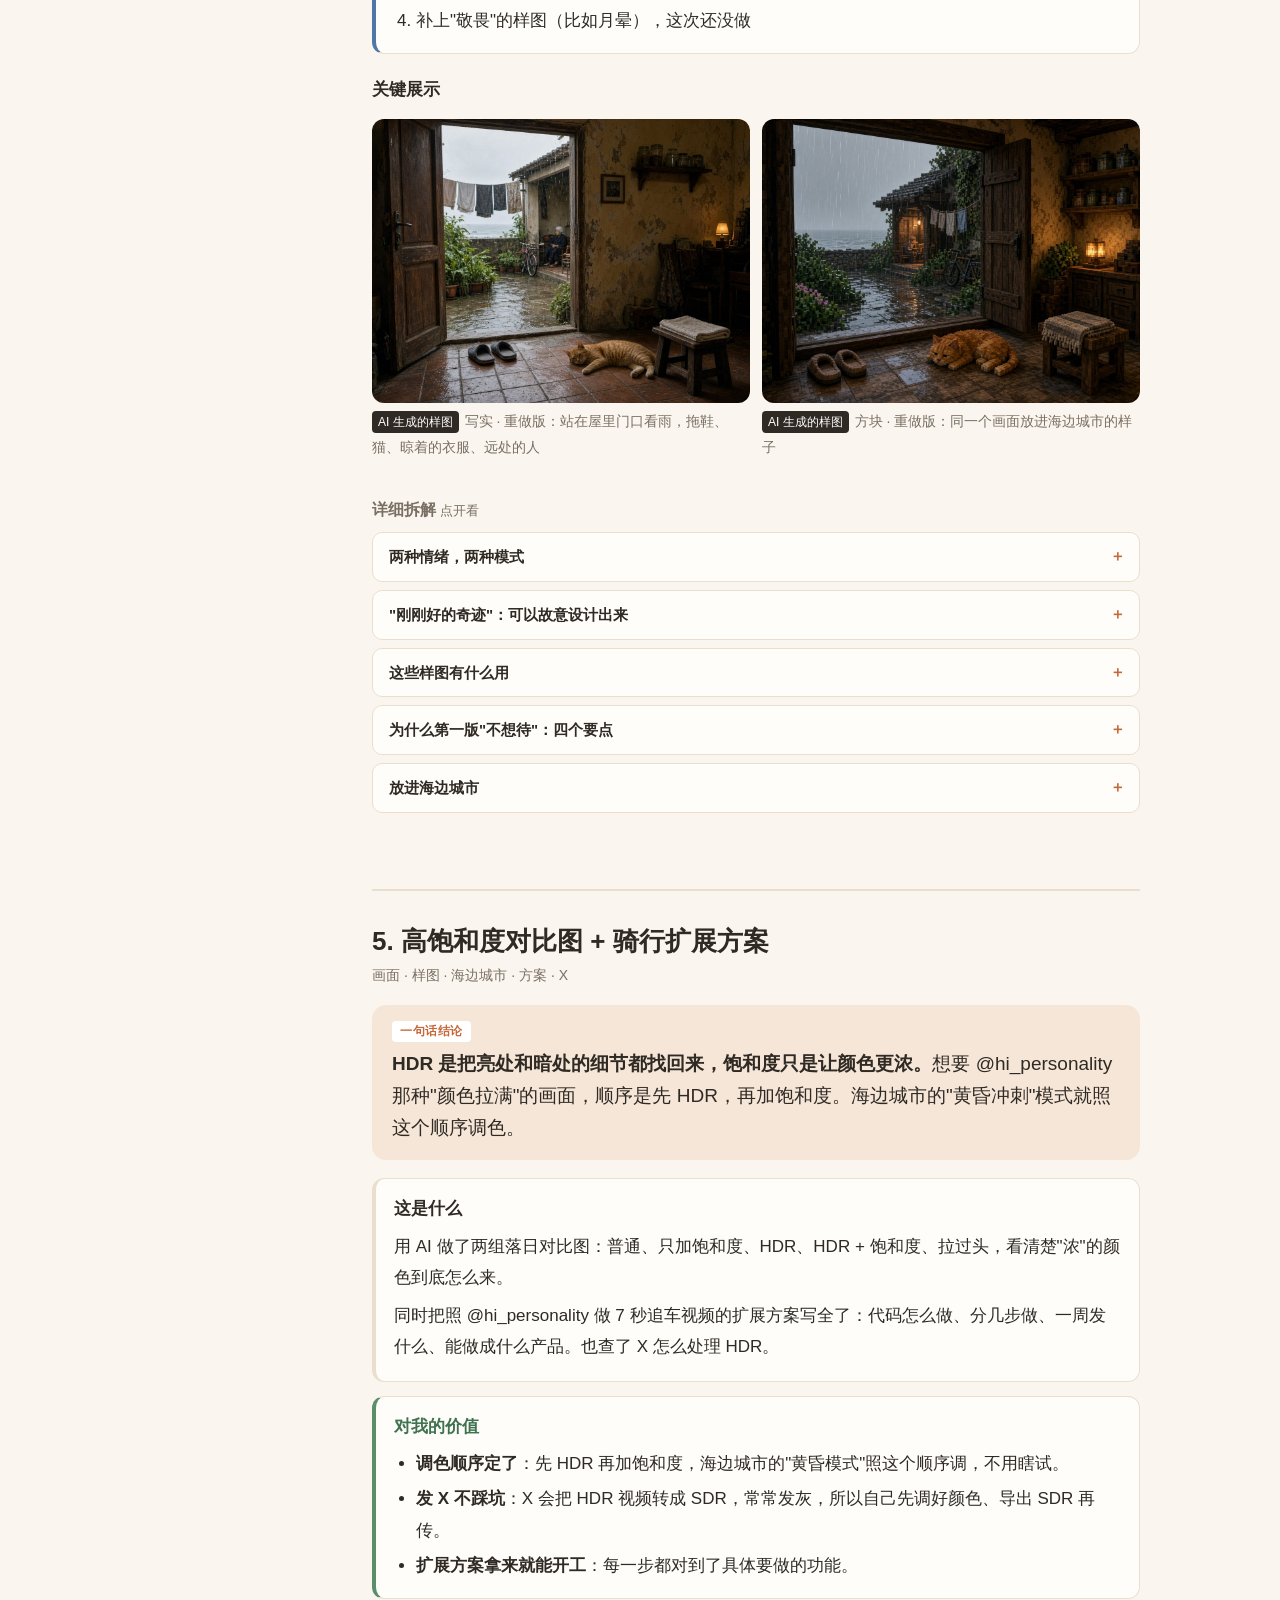
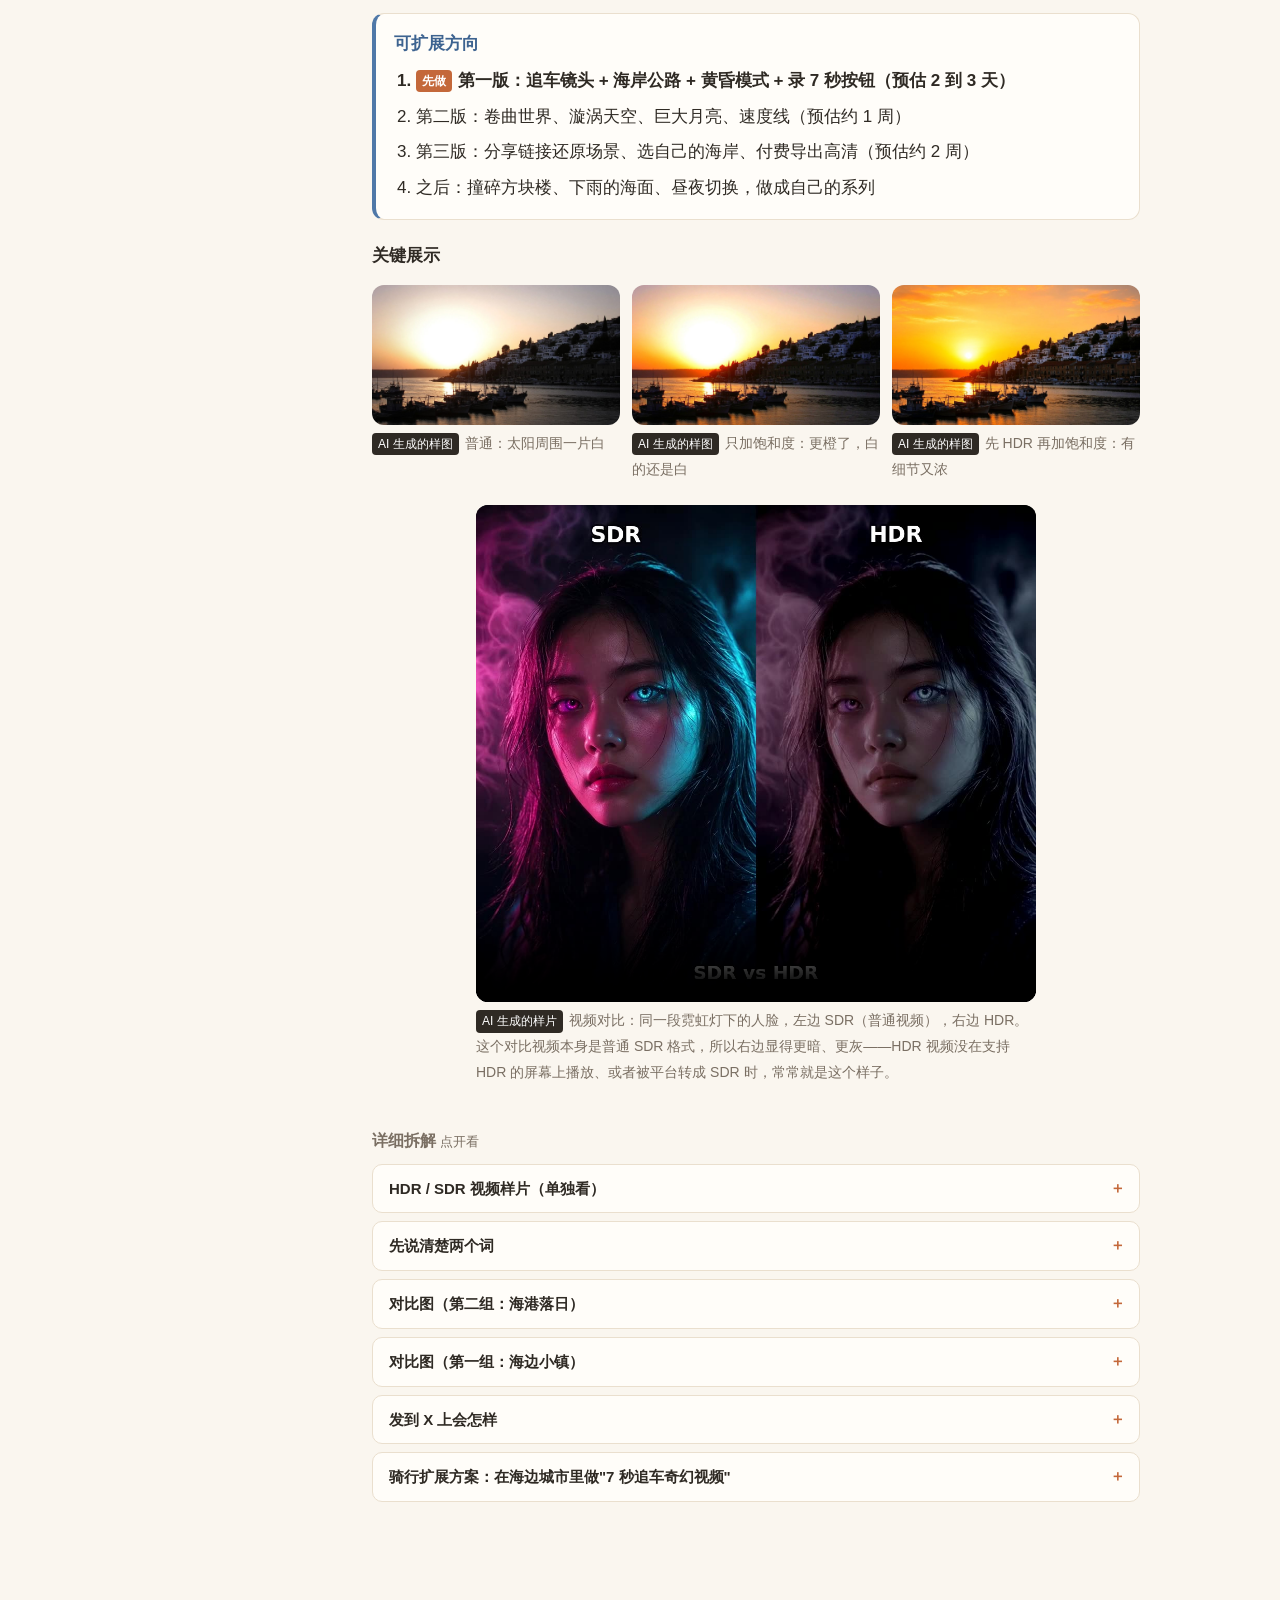
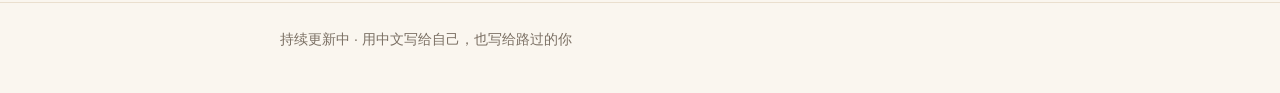
<file: days/2026-11-11.html>
<!doctype html>
<html lang="zh-CN">
<head>
<meta charset="utf-8">
<meta name="viewport" content="width=device-width,initial-scale=1">
<title>已移至新位置 · 探索笔记</title>
<meta http-equiv="refresh" content="1; url=../#/2026-11-11">
<script>var h=location.hash.slice(1);location.replace('../#/2026-11-11'+(h?'/'+h:''));</script>
</head>
<body>
<p>网站已经改成一个页面了，正在跳转：<a href="../#/2026-11-11">点这里打开</a></p>
</body>
</html>
</file>
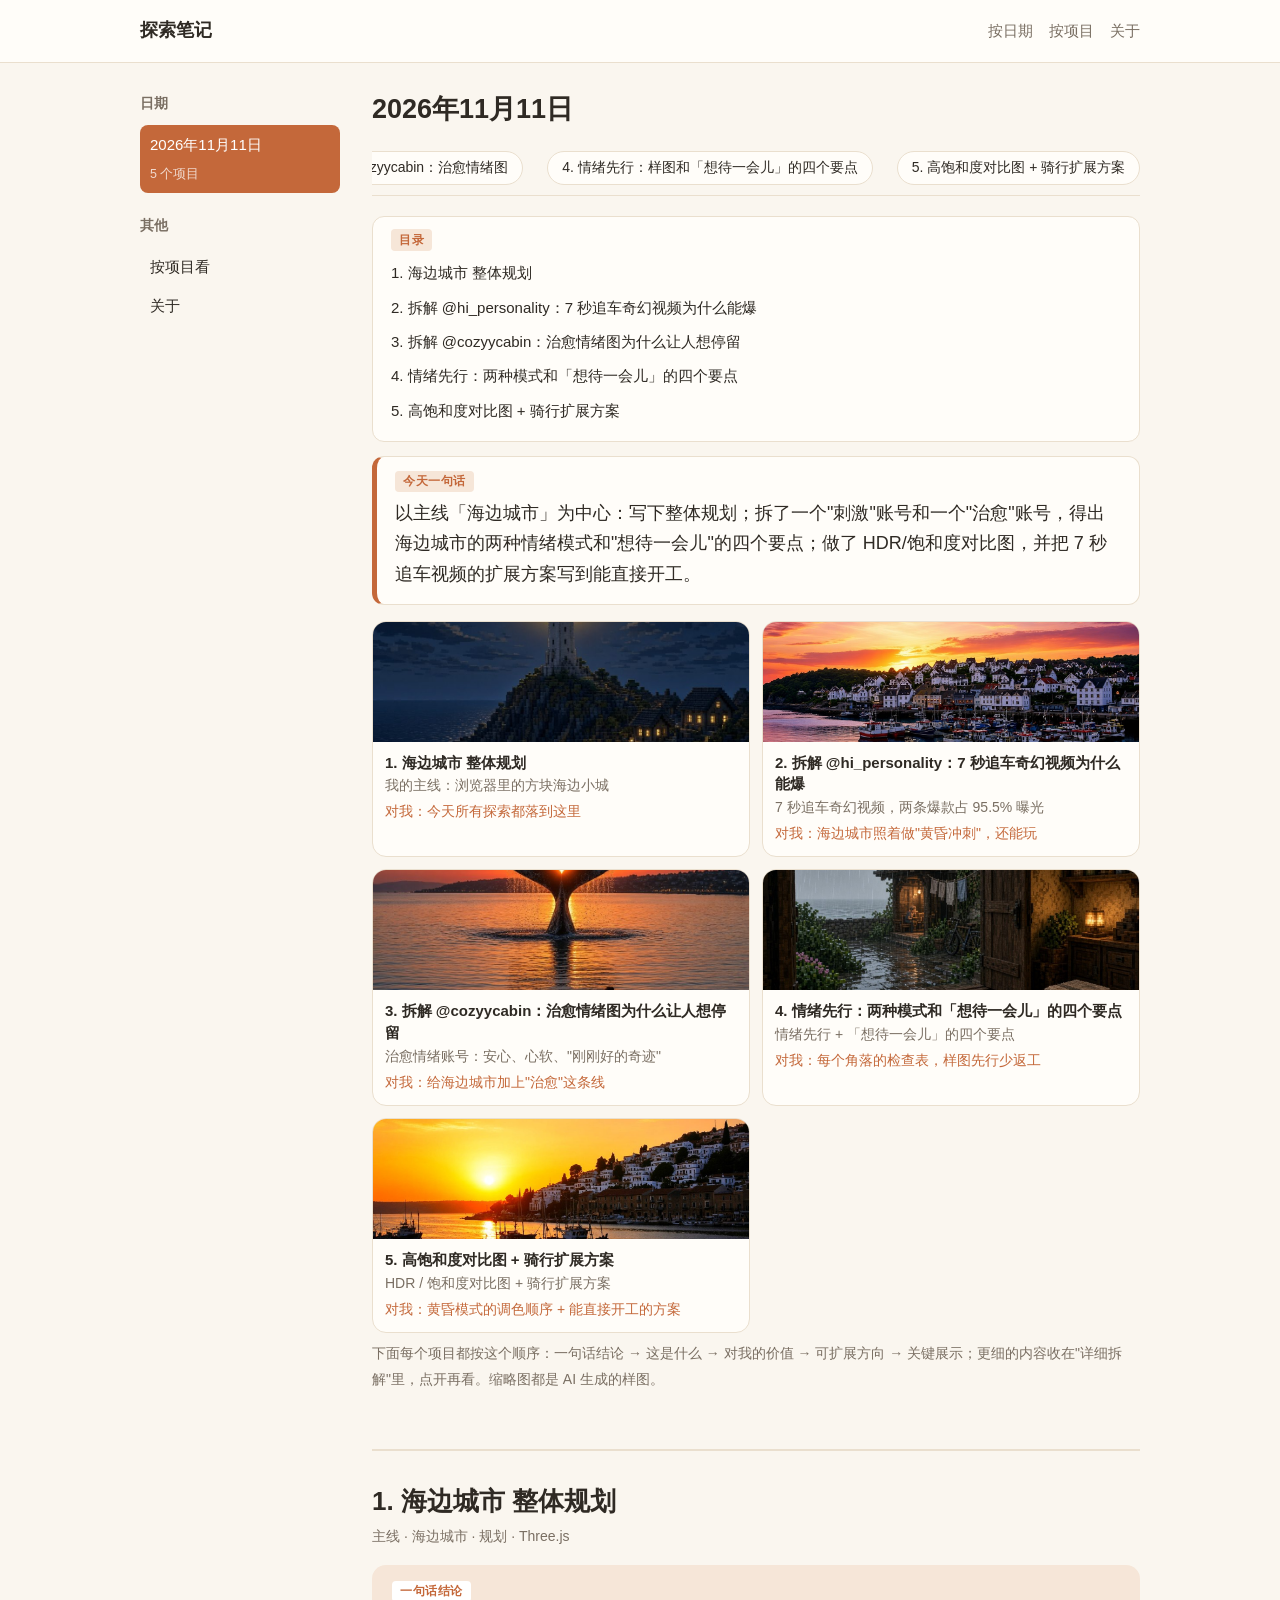
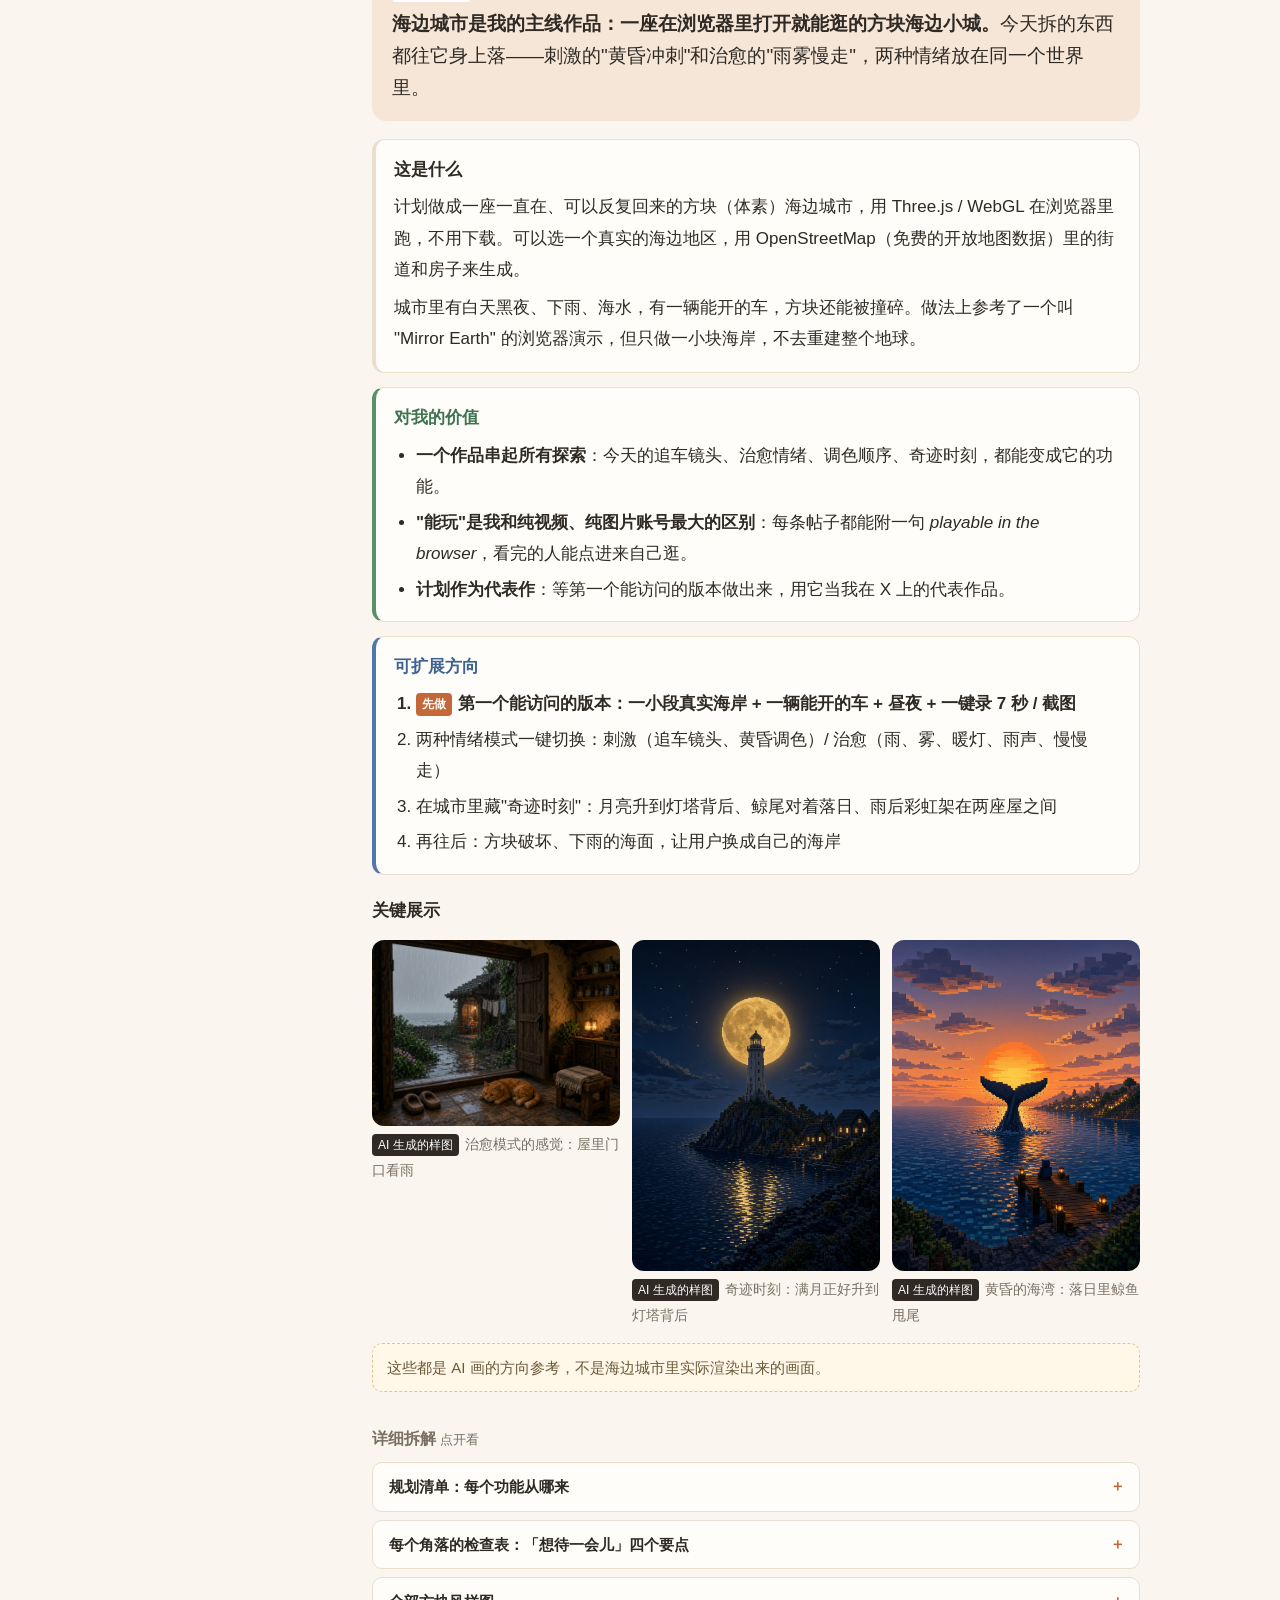
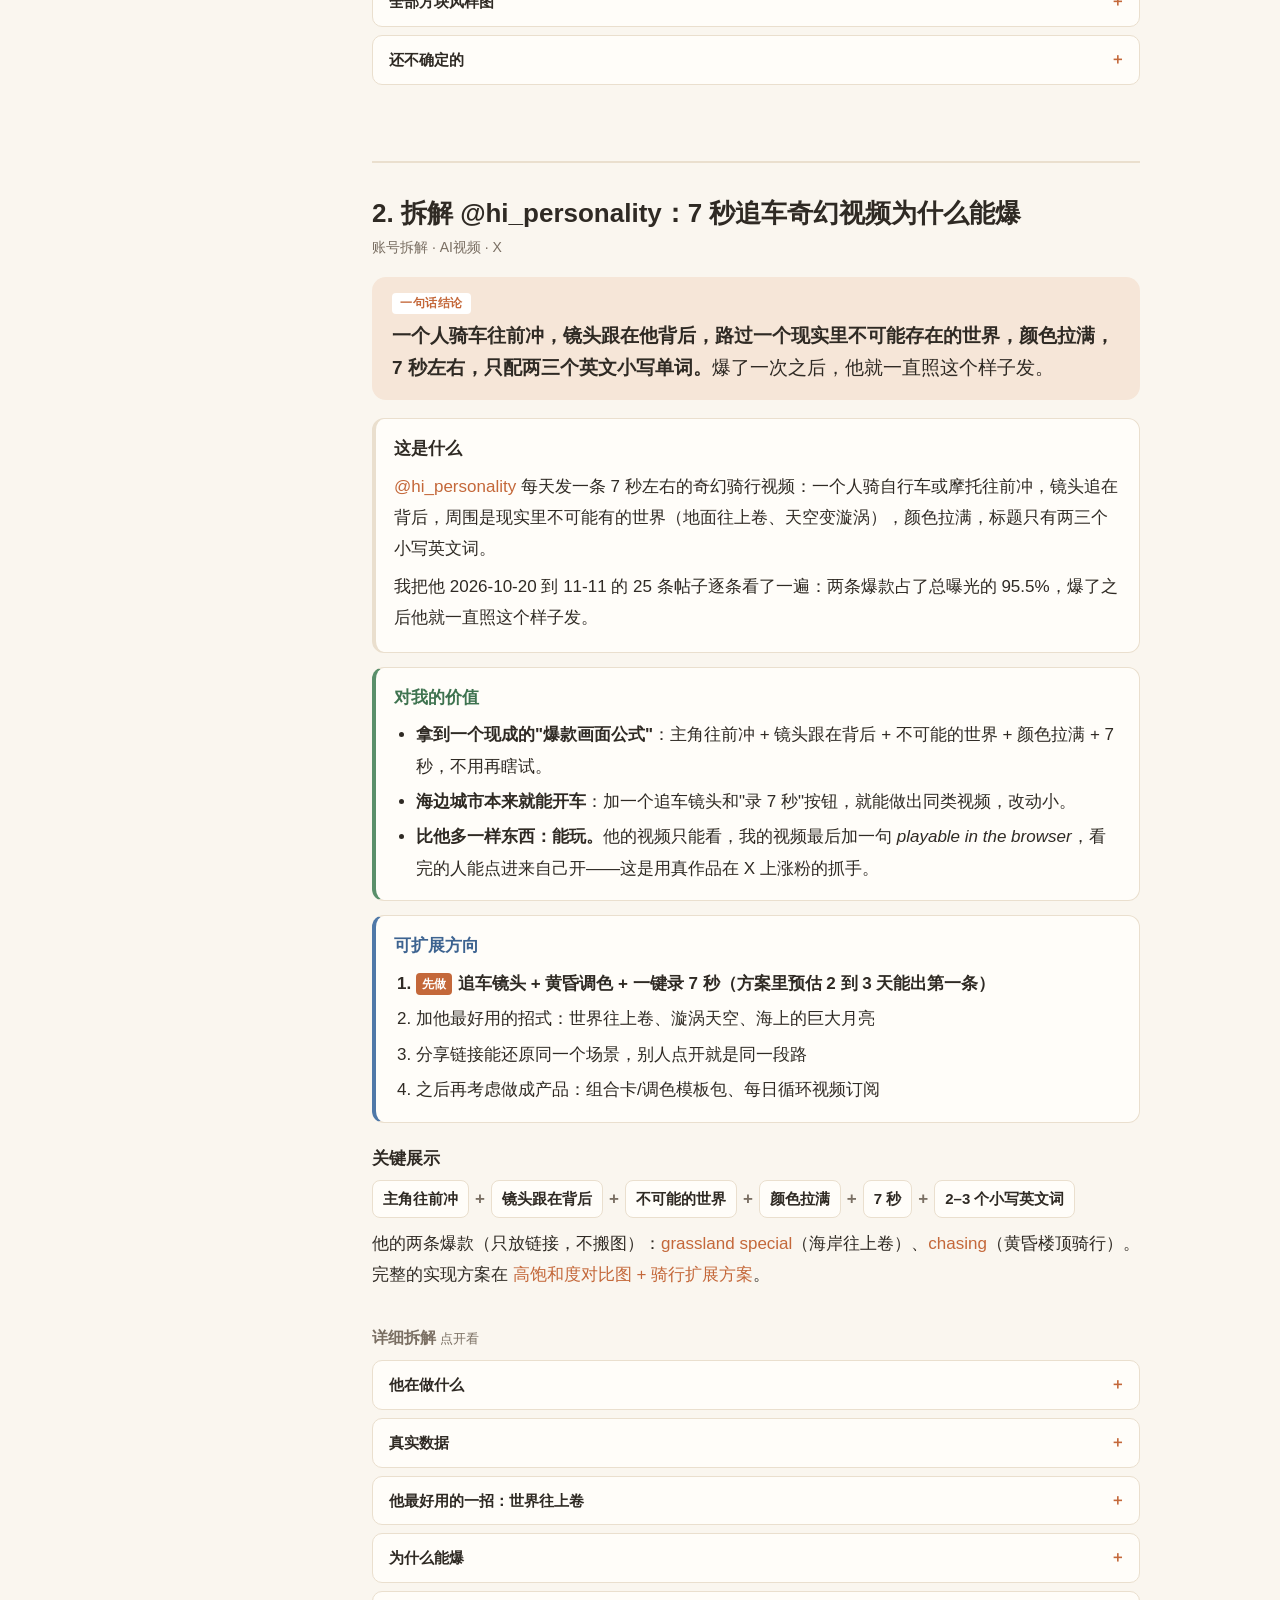
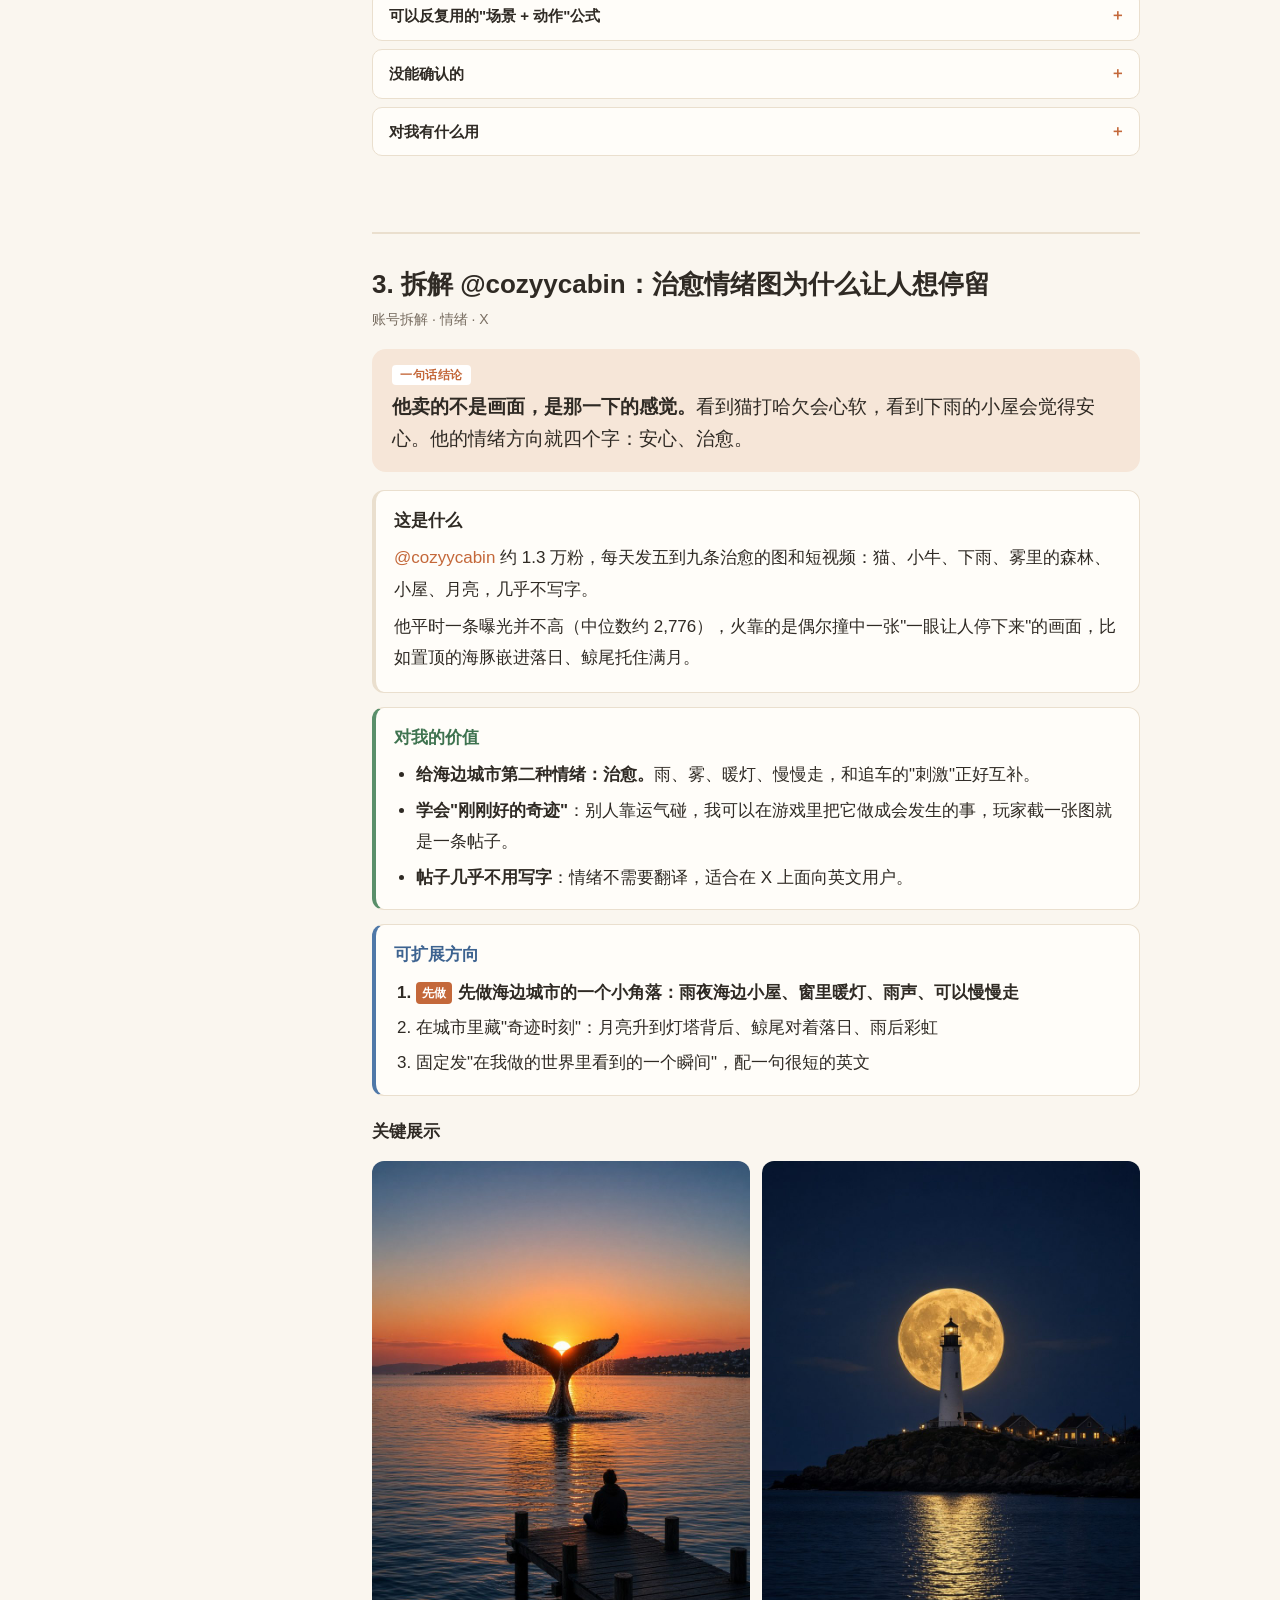
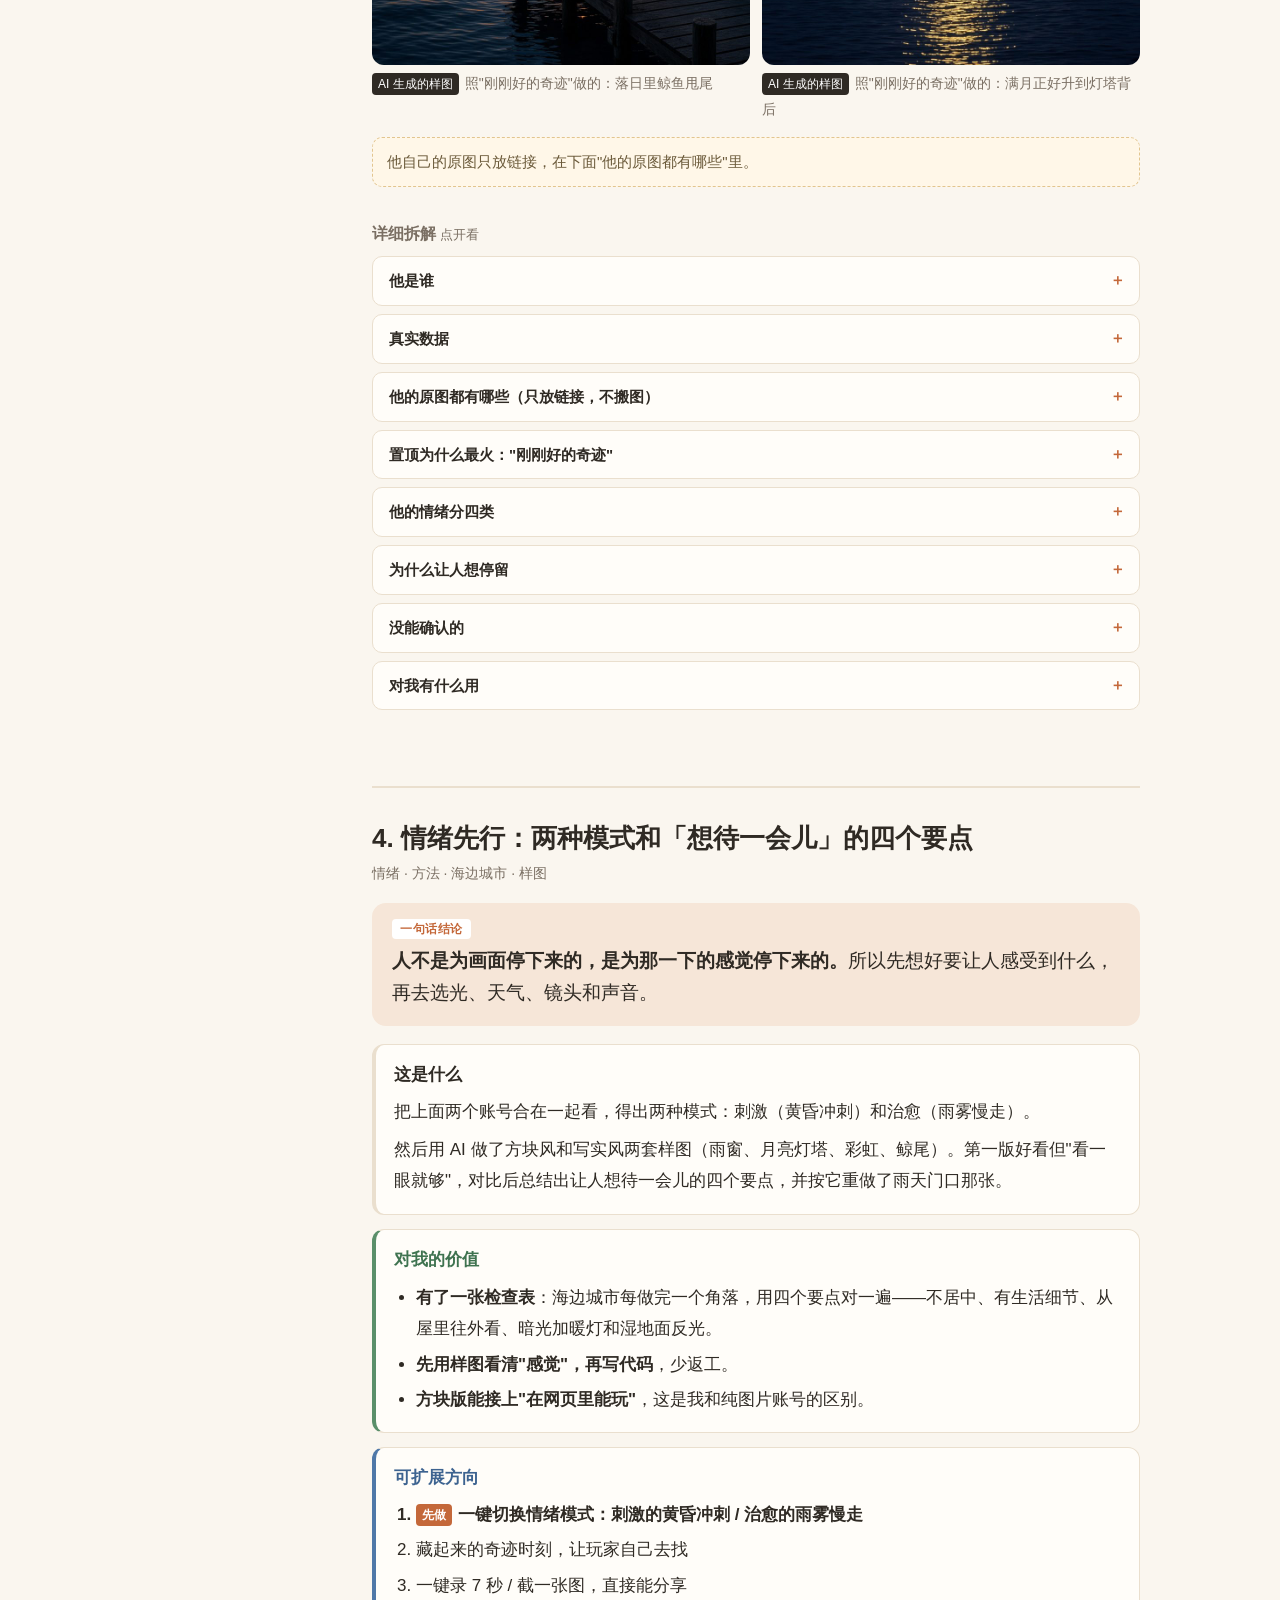
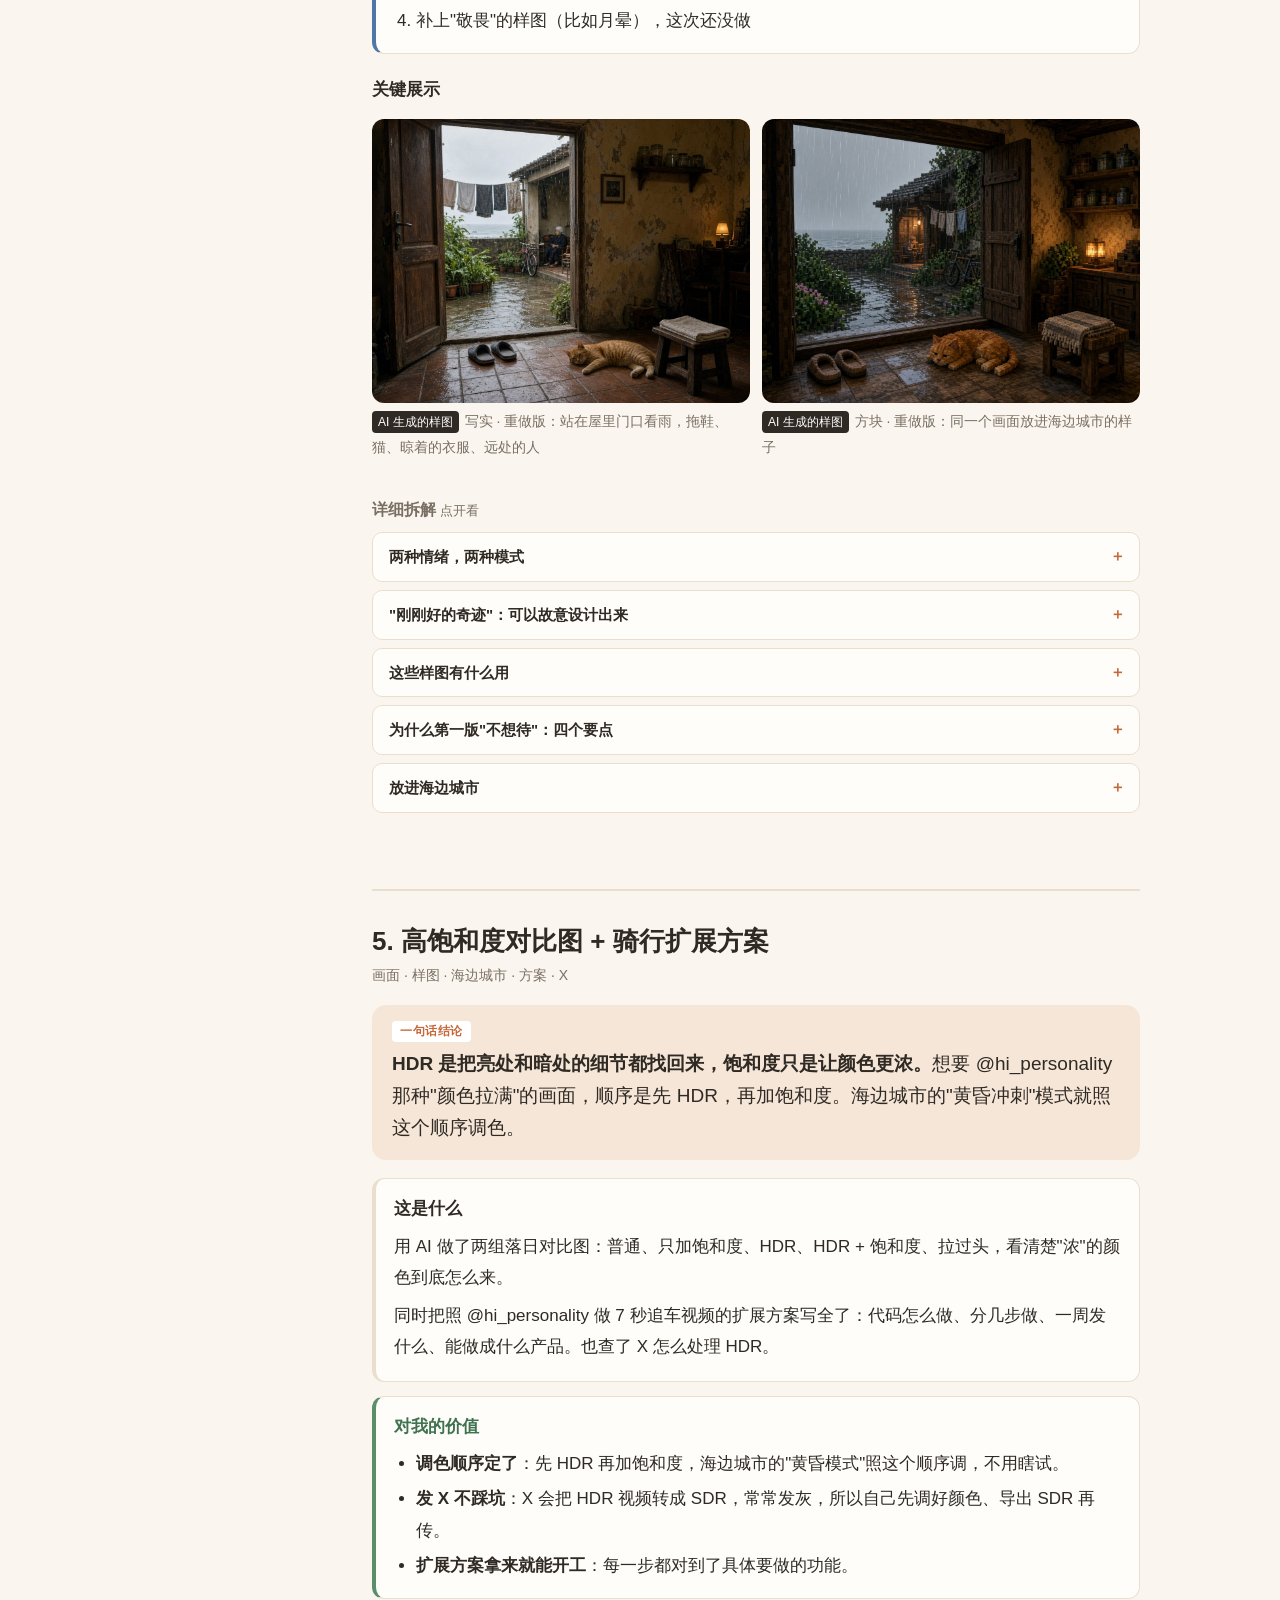
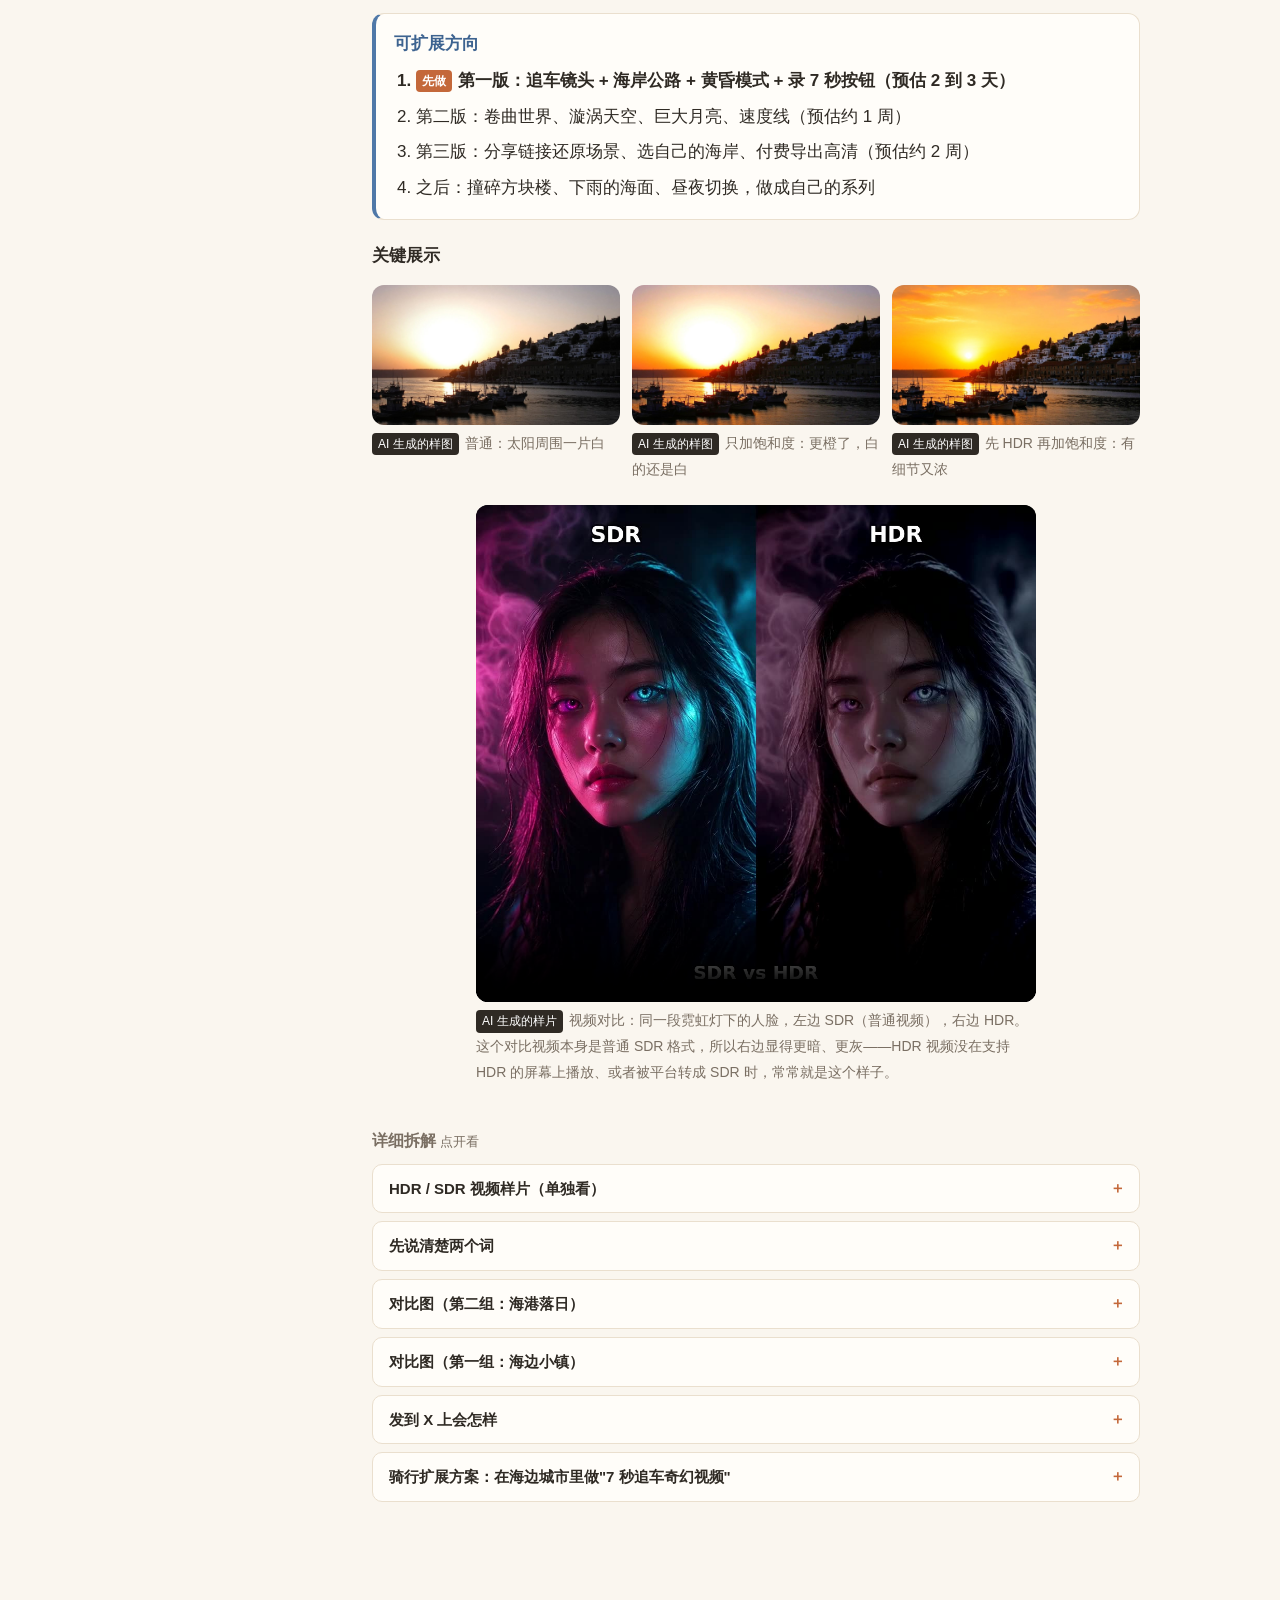
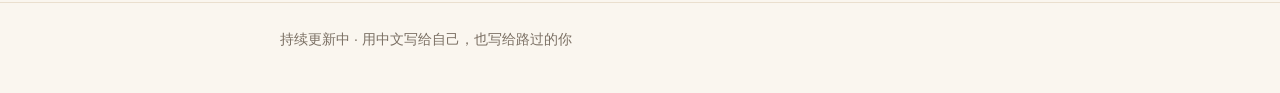
<file: notes/2026-11-11-cozyycabin.html>
<!doctype html>
<html lang="zh-CN">
<head>
<meta charset="utf-8">
<meta name="viewport" content="width=device-width,initial-scale=1">
<title>已移至新位置 · 探索笔记</title>
<meta http-equiv="refresh" content="1; url=../#/2026-11-11/cozyycabin">
<script>location.replace('../#/2026-11-11/cozyycabin');</script>
</head>
<body>
<p>网站已经改成一个页面了，正在跳转：<a href="../#/2026-11-11/cozyycabin">点这里打开</a></p>
</body>
</html>
</file>
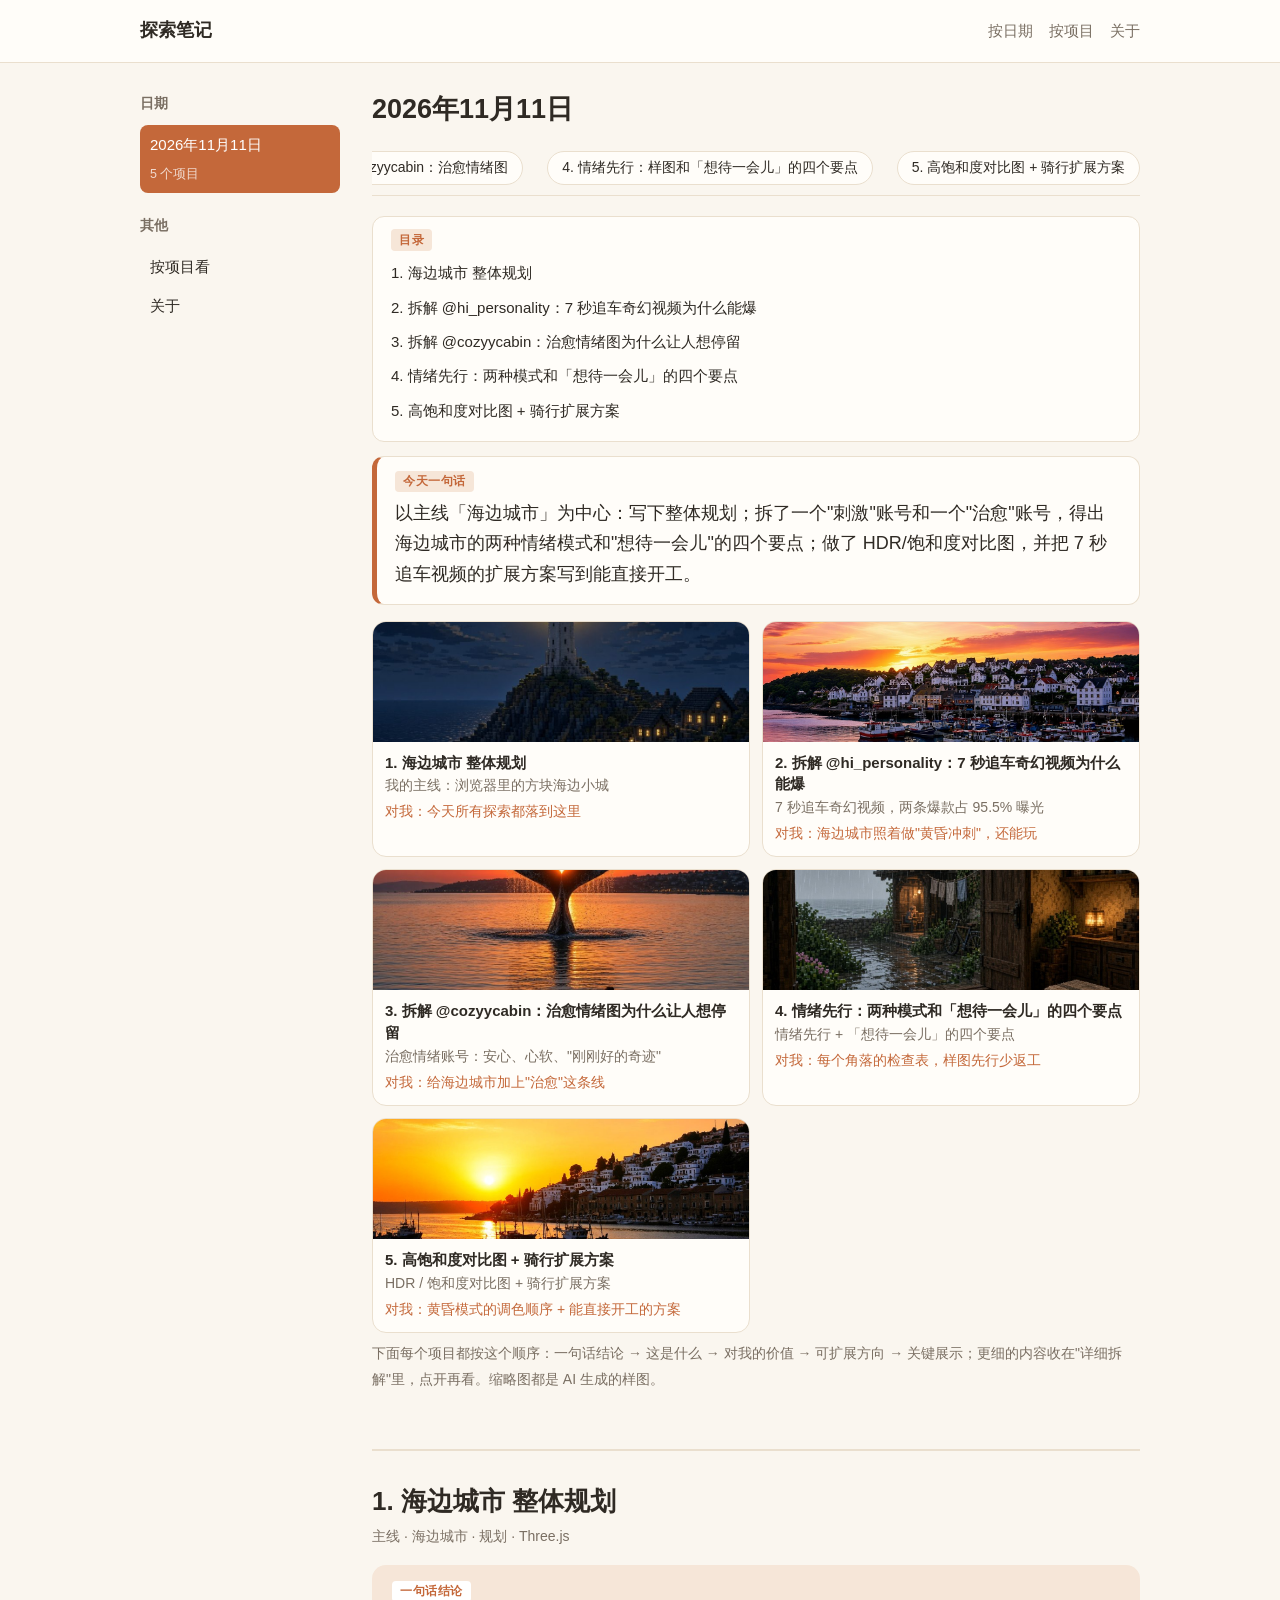
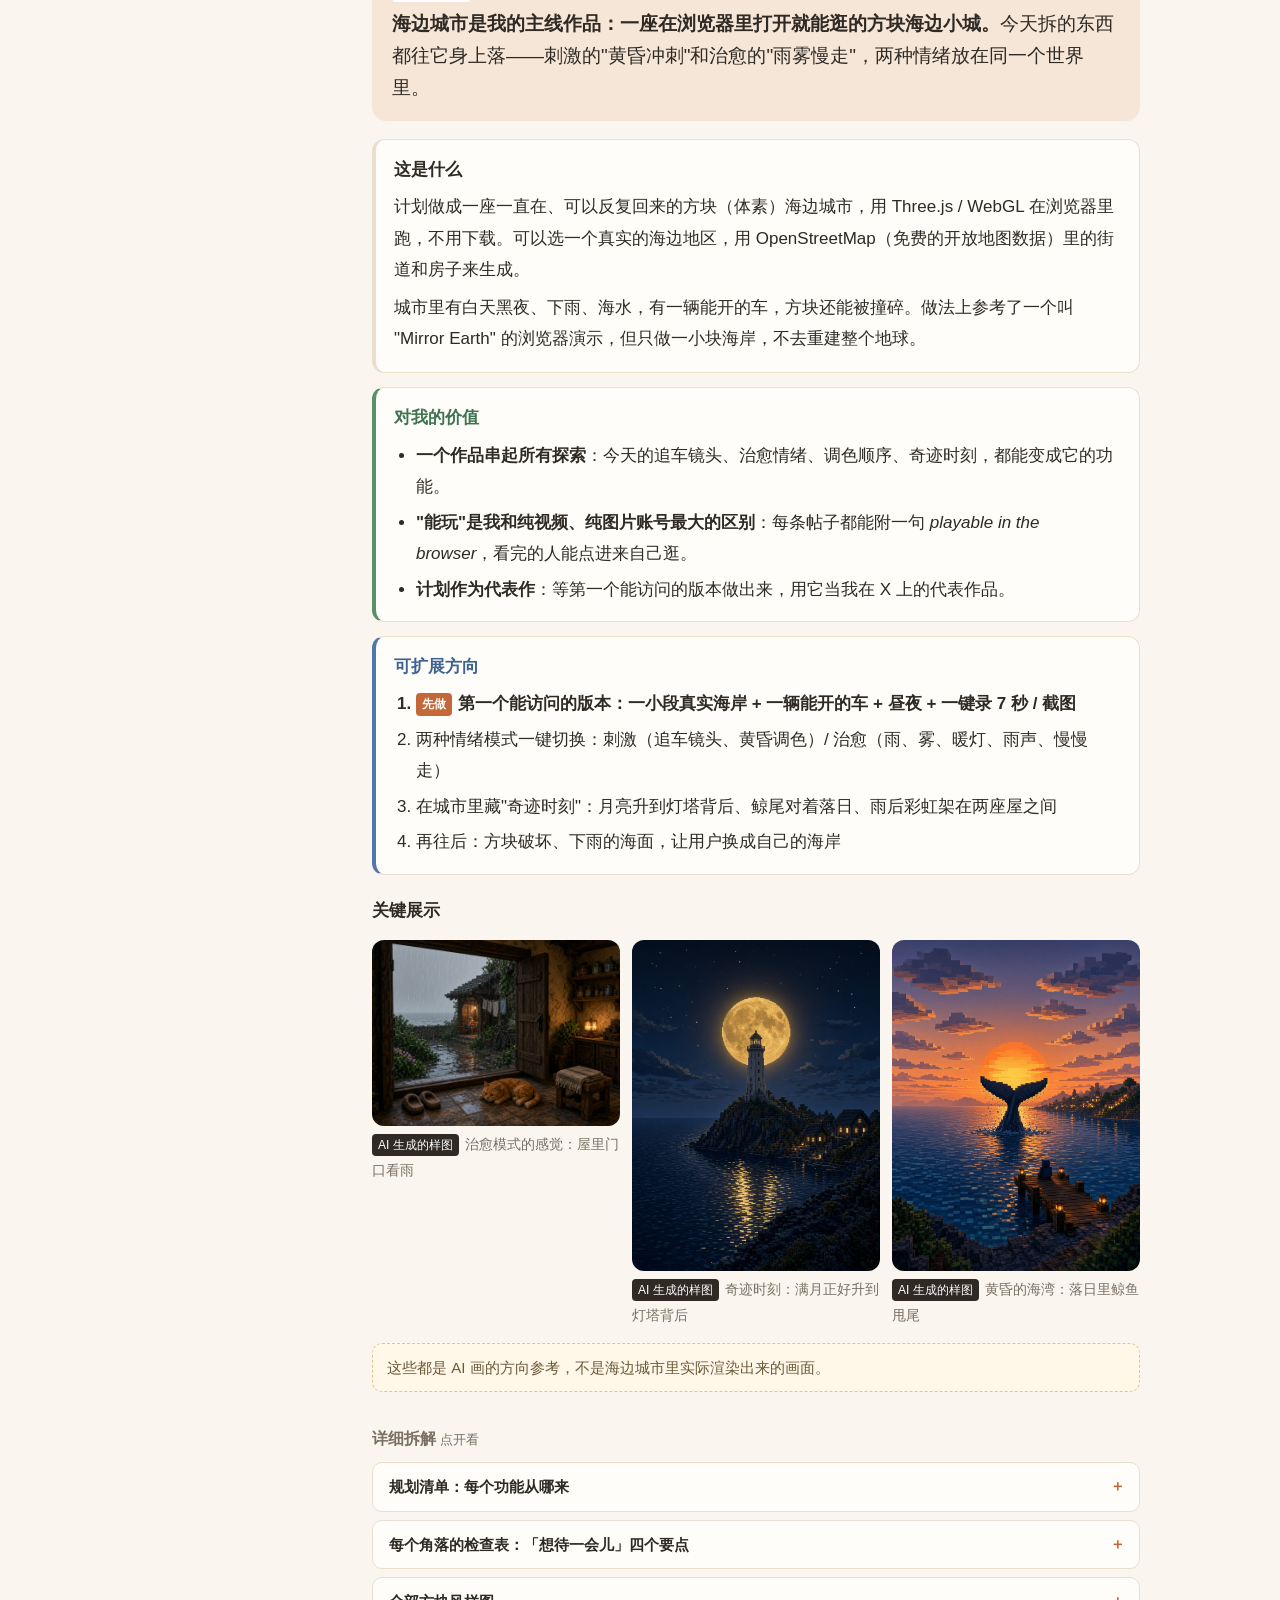
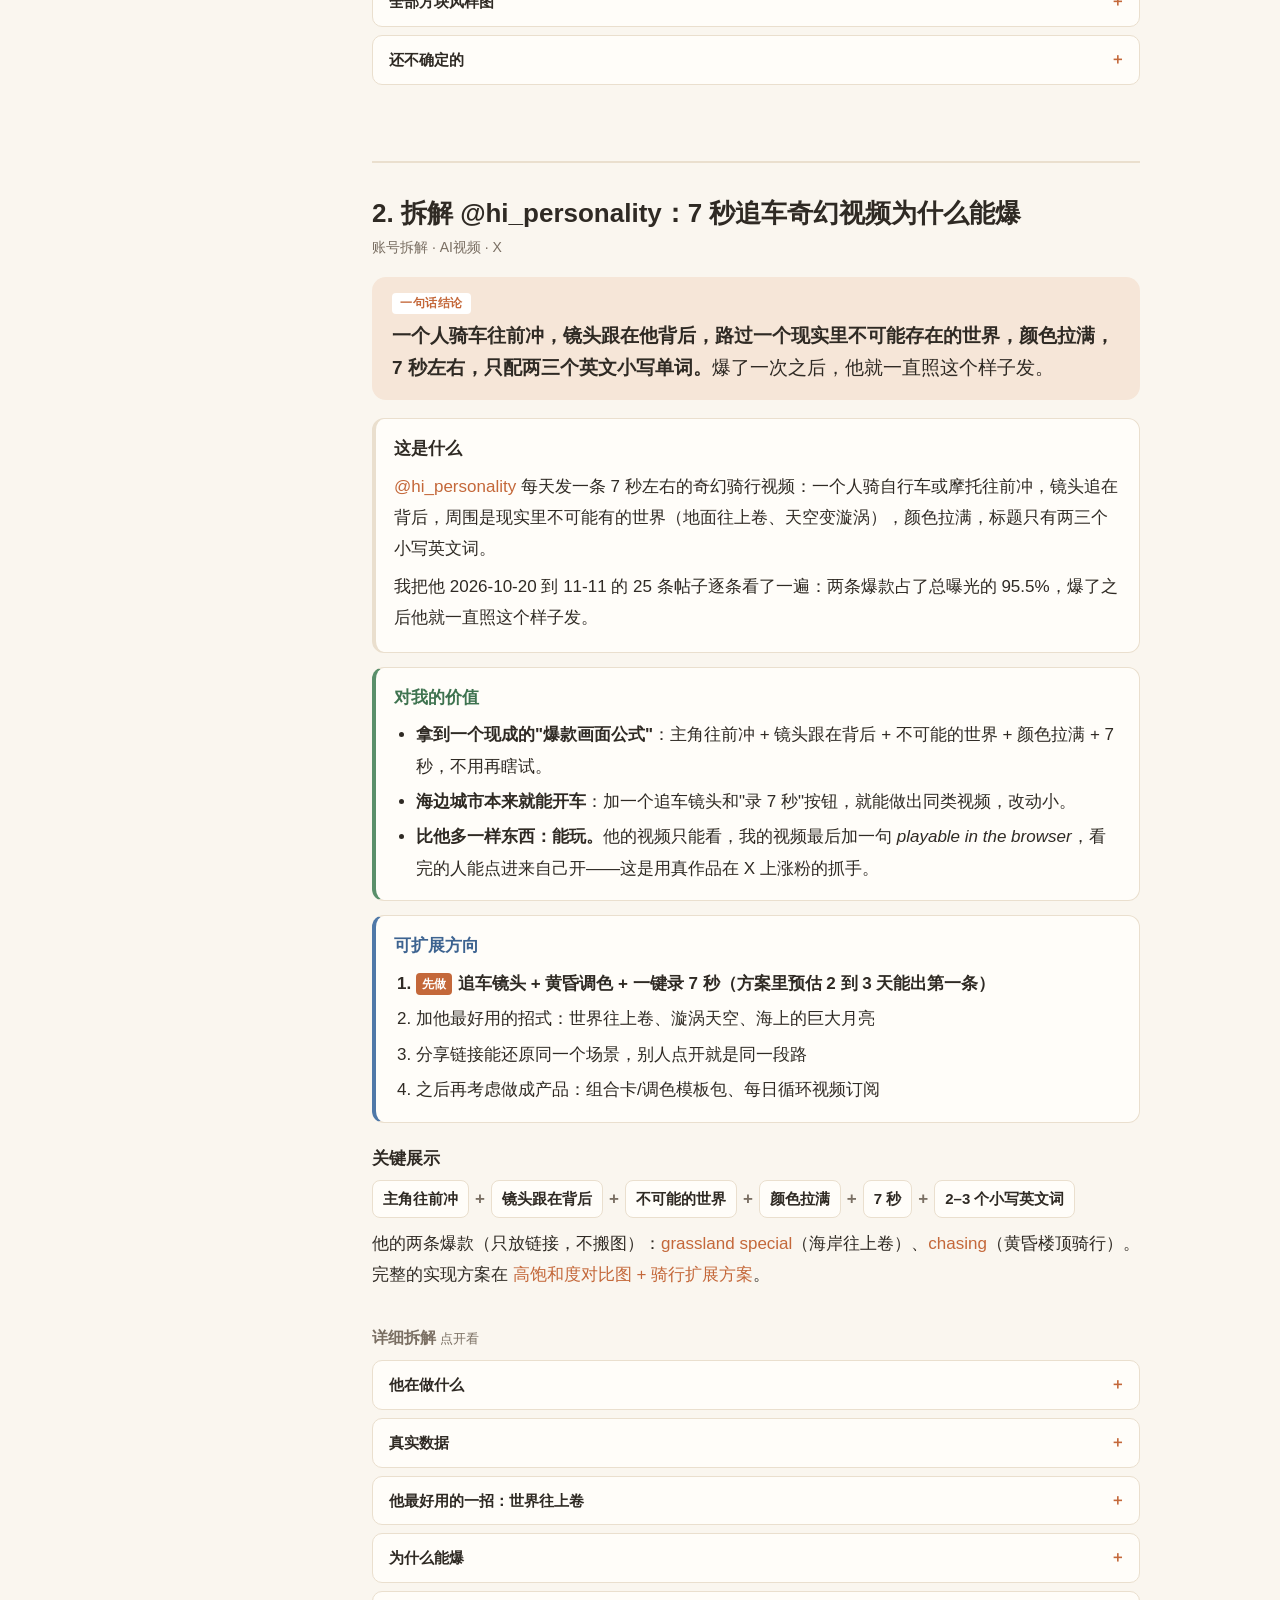
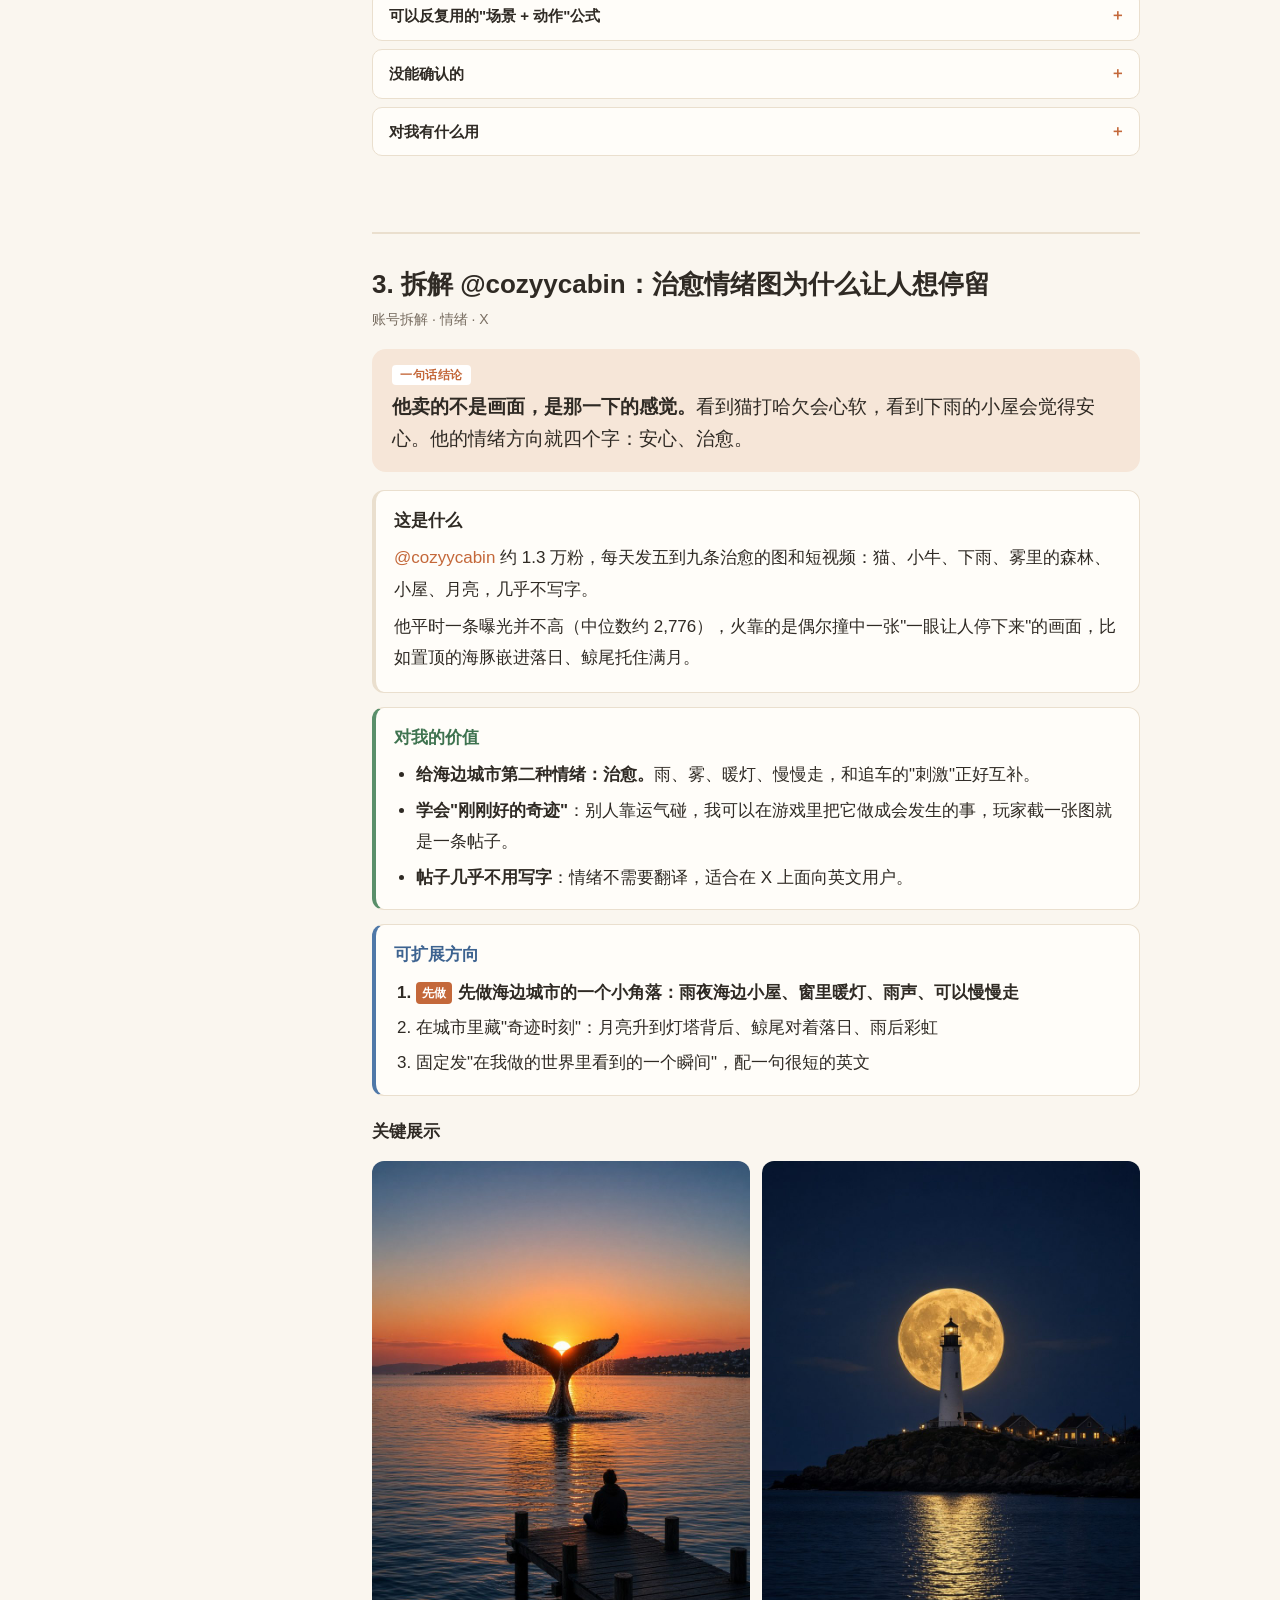
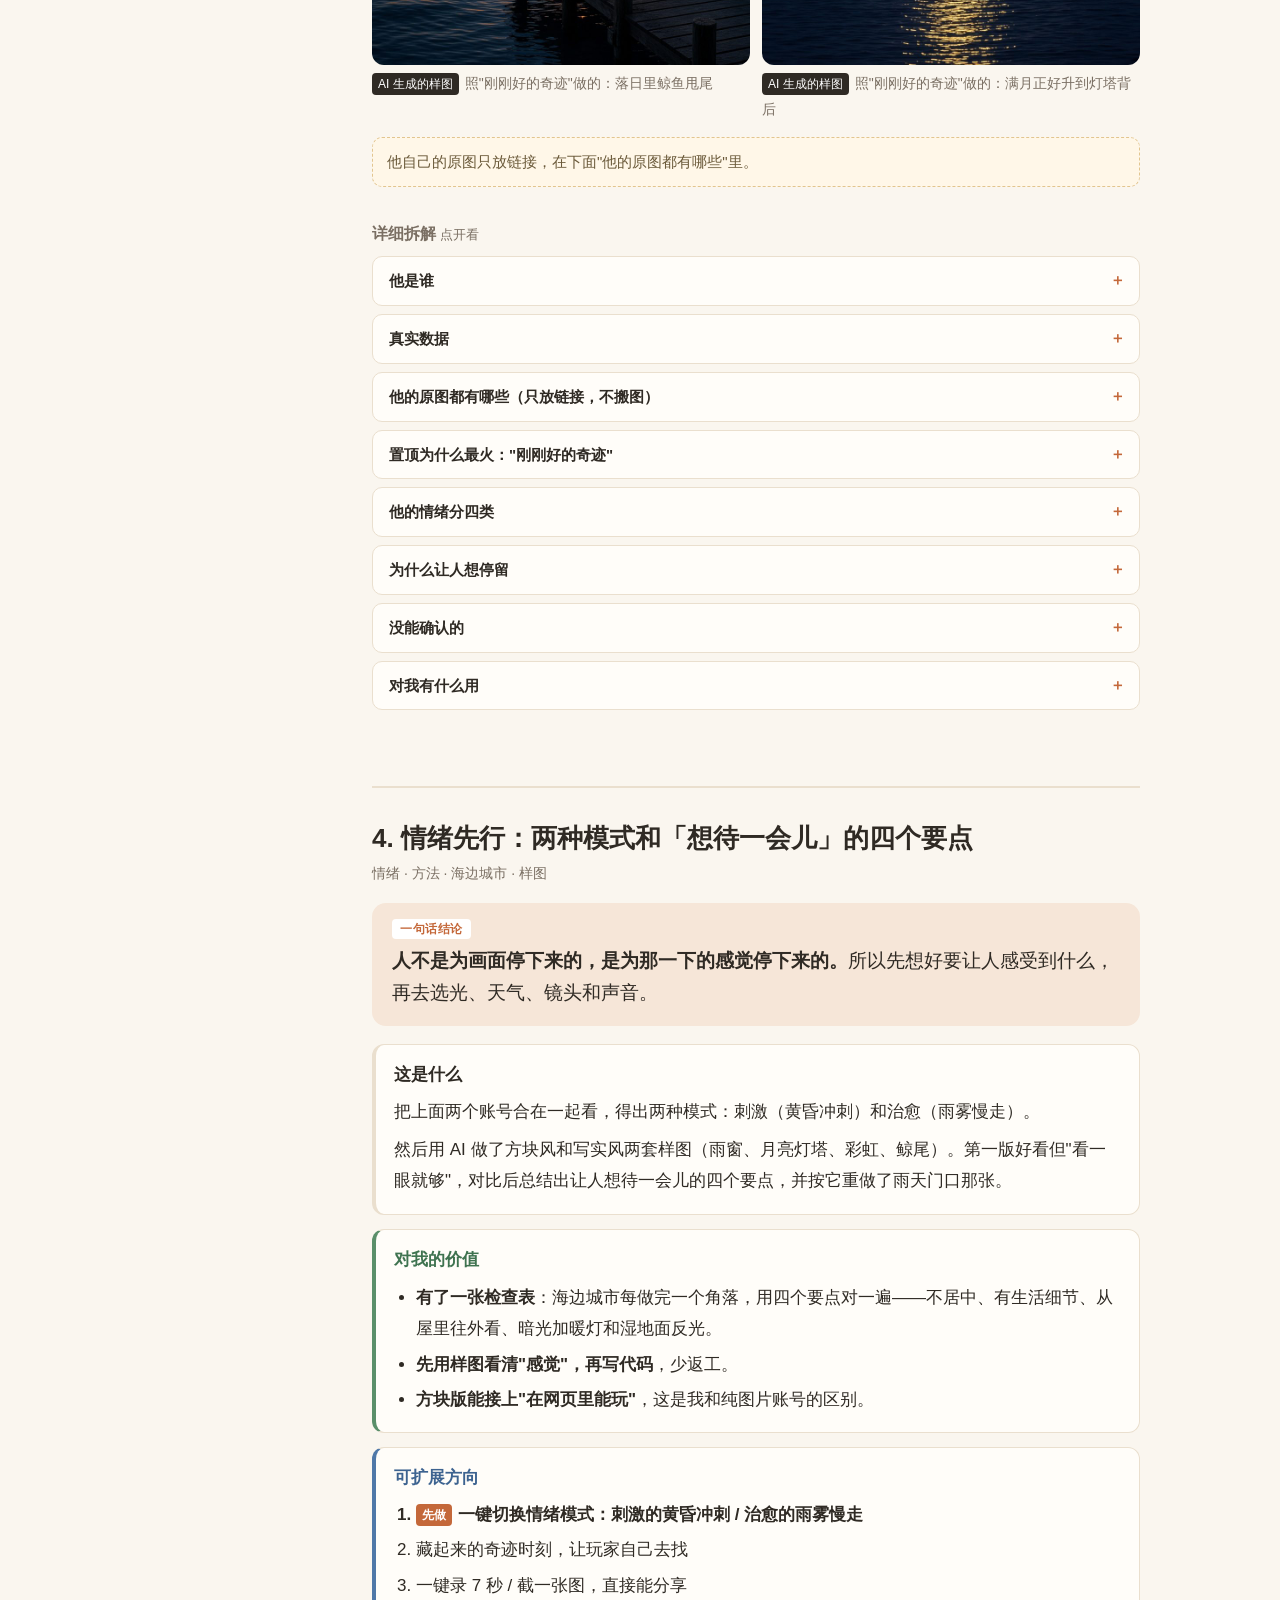
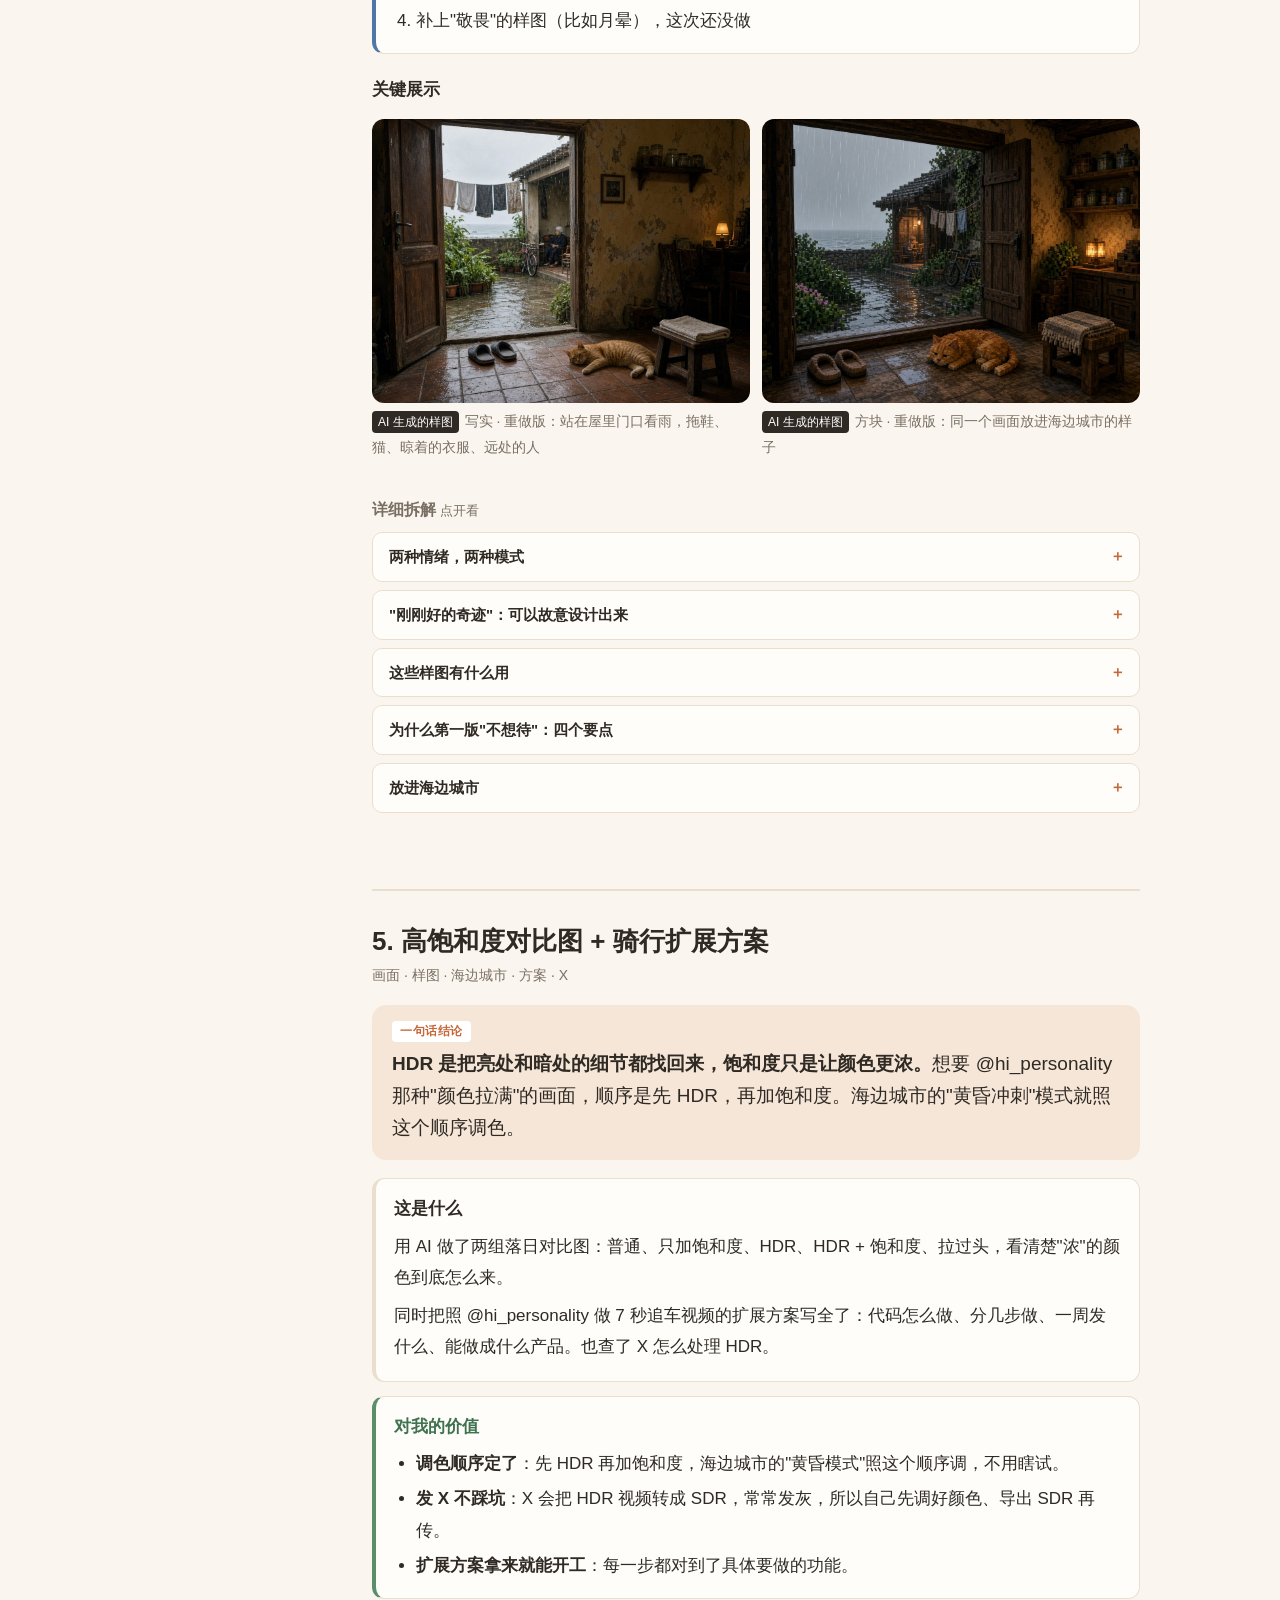
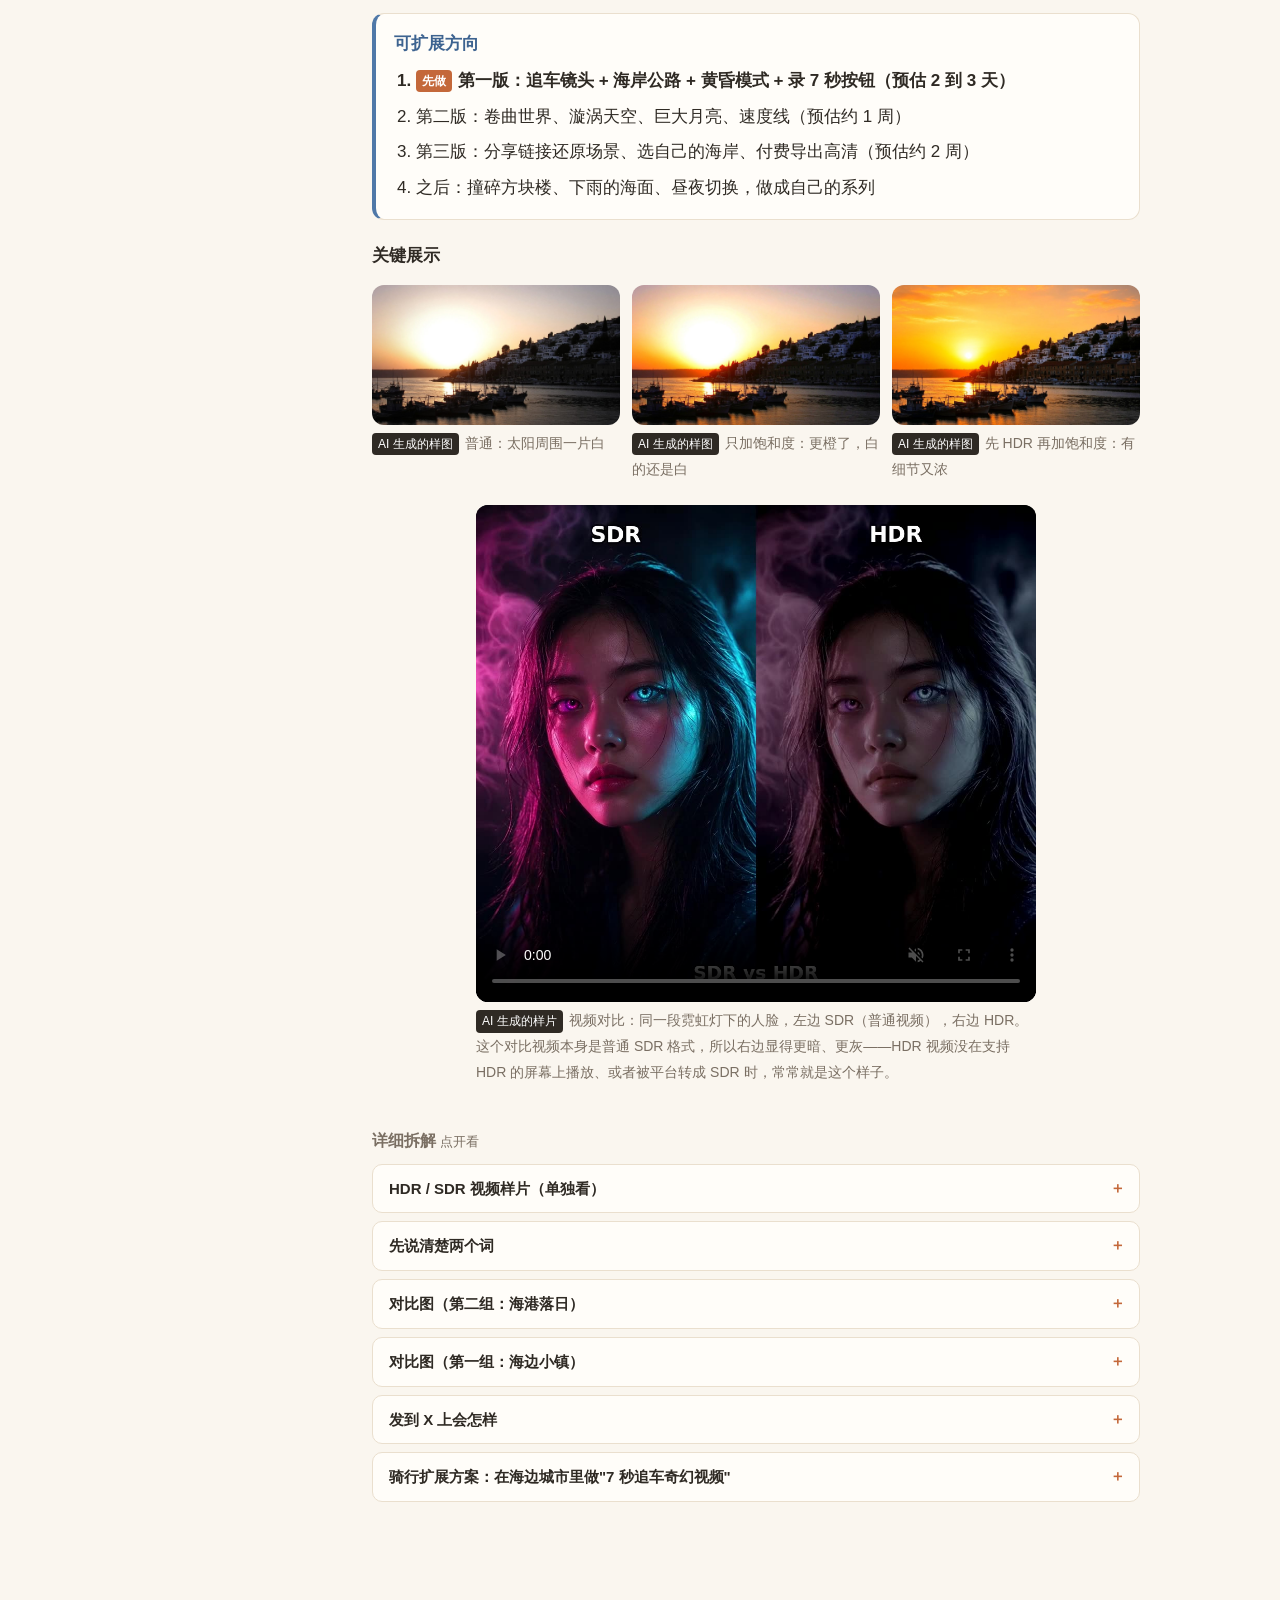
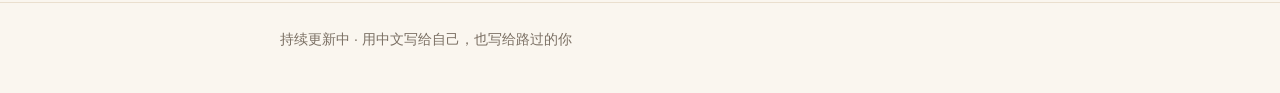
<file: notes/2026-11-11-emotion-first.html>
<!doctype html>
<html lang="zh-CN">
<head>
<meta charset="utf-8">
<meta name="viewport" content="width=device-width,initial-scale=1">
<title>已移至新位置 · 探索笔记</title>
<meta http-equiv="refresh" content="1; url=../#/2026-11-11/emotion-first">
<script>location.replace('../#/2026-11-11/emotion-first');</script>
</head>
<body>
<p>网站已经改成一个页面了，正在跳转：<a href="../#/2026-11-11/emotion-first">点这里打开</a></p>
</body>
</html>
</file>
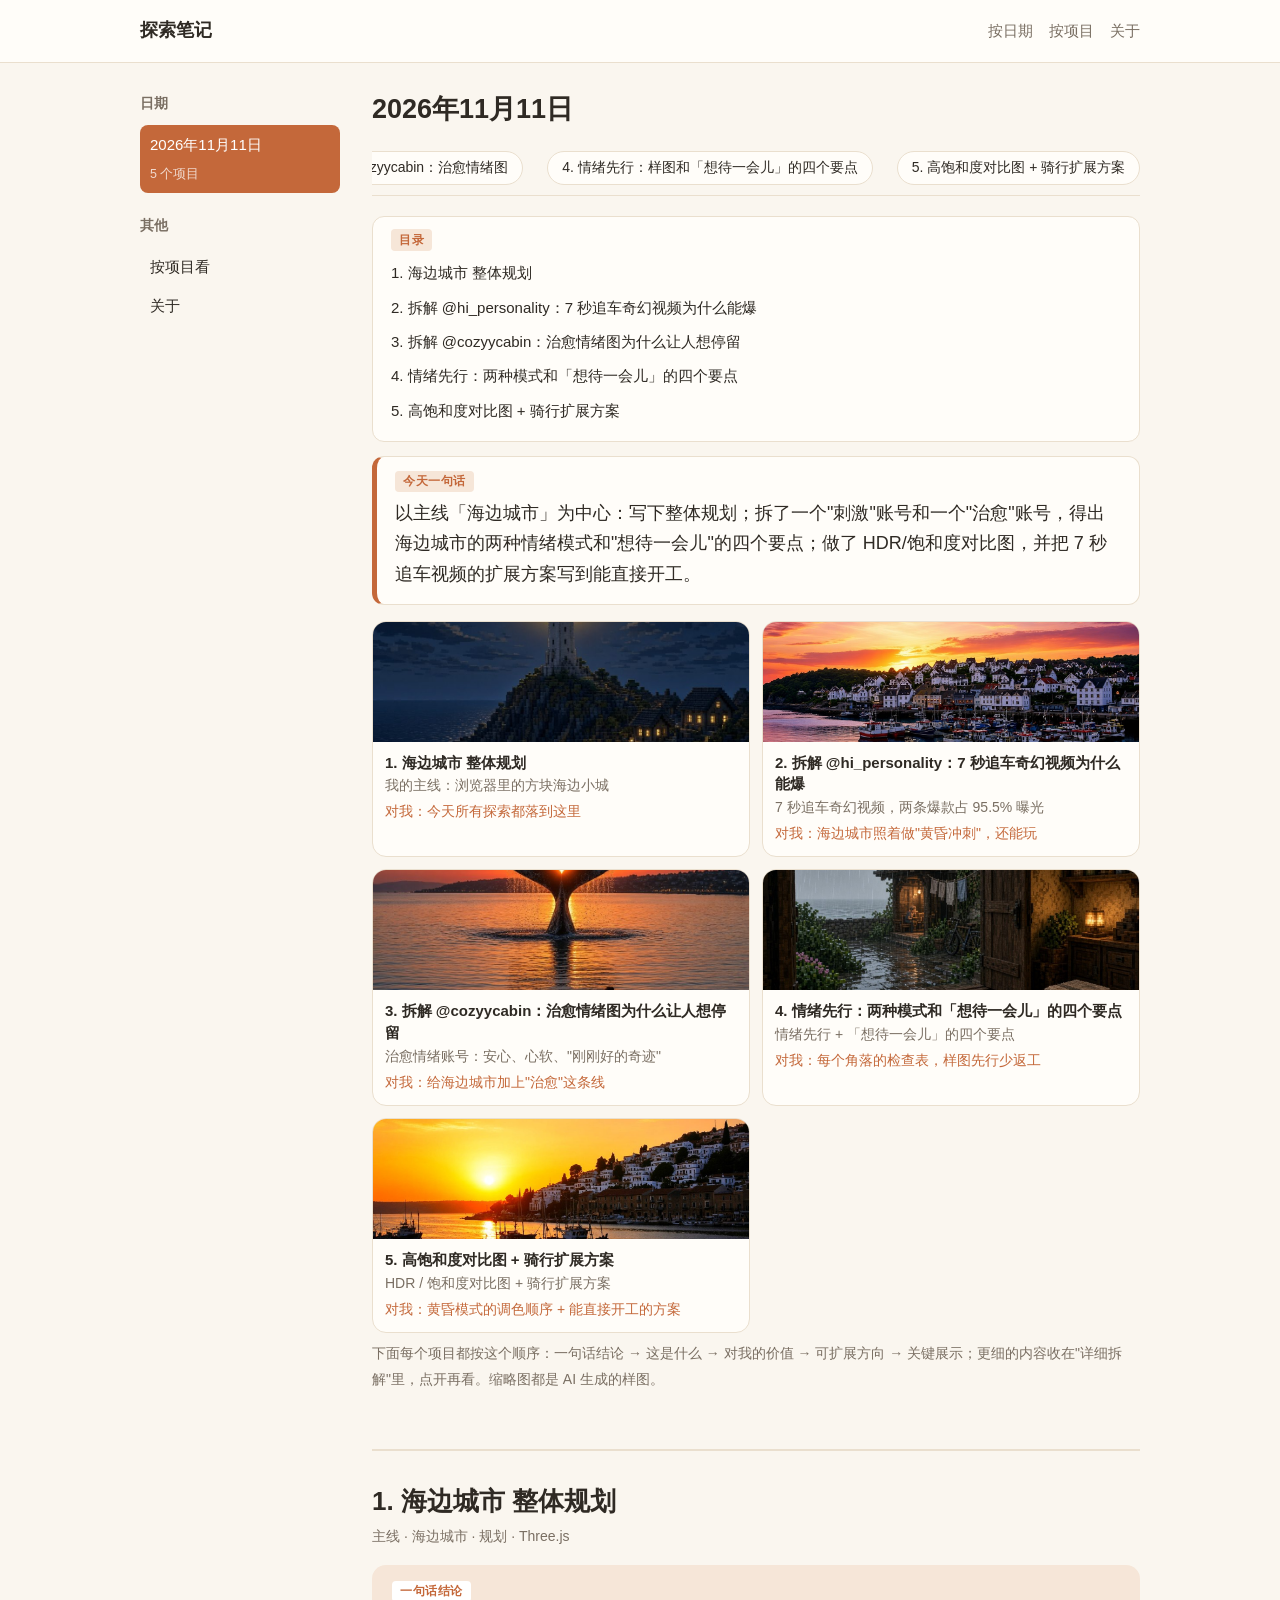
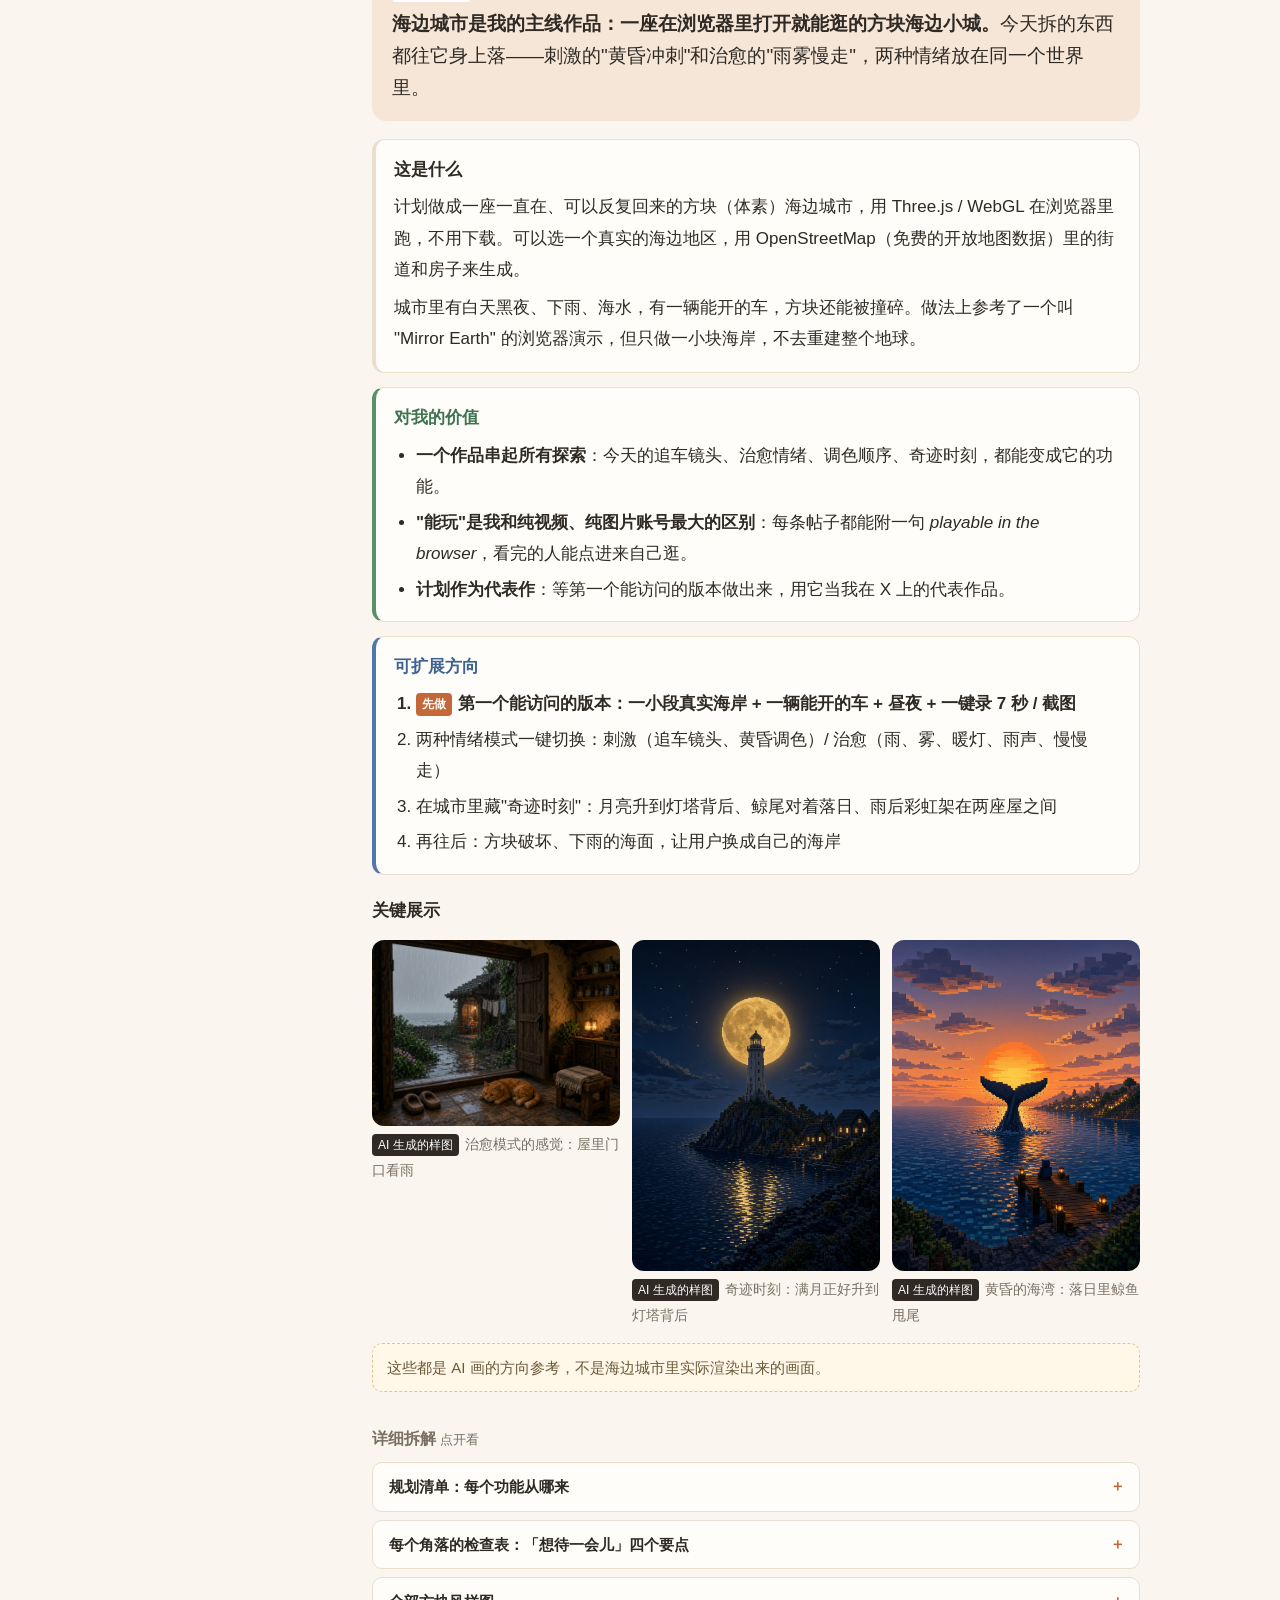
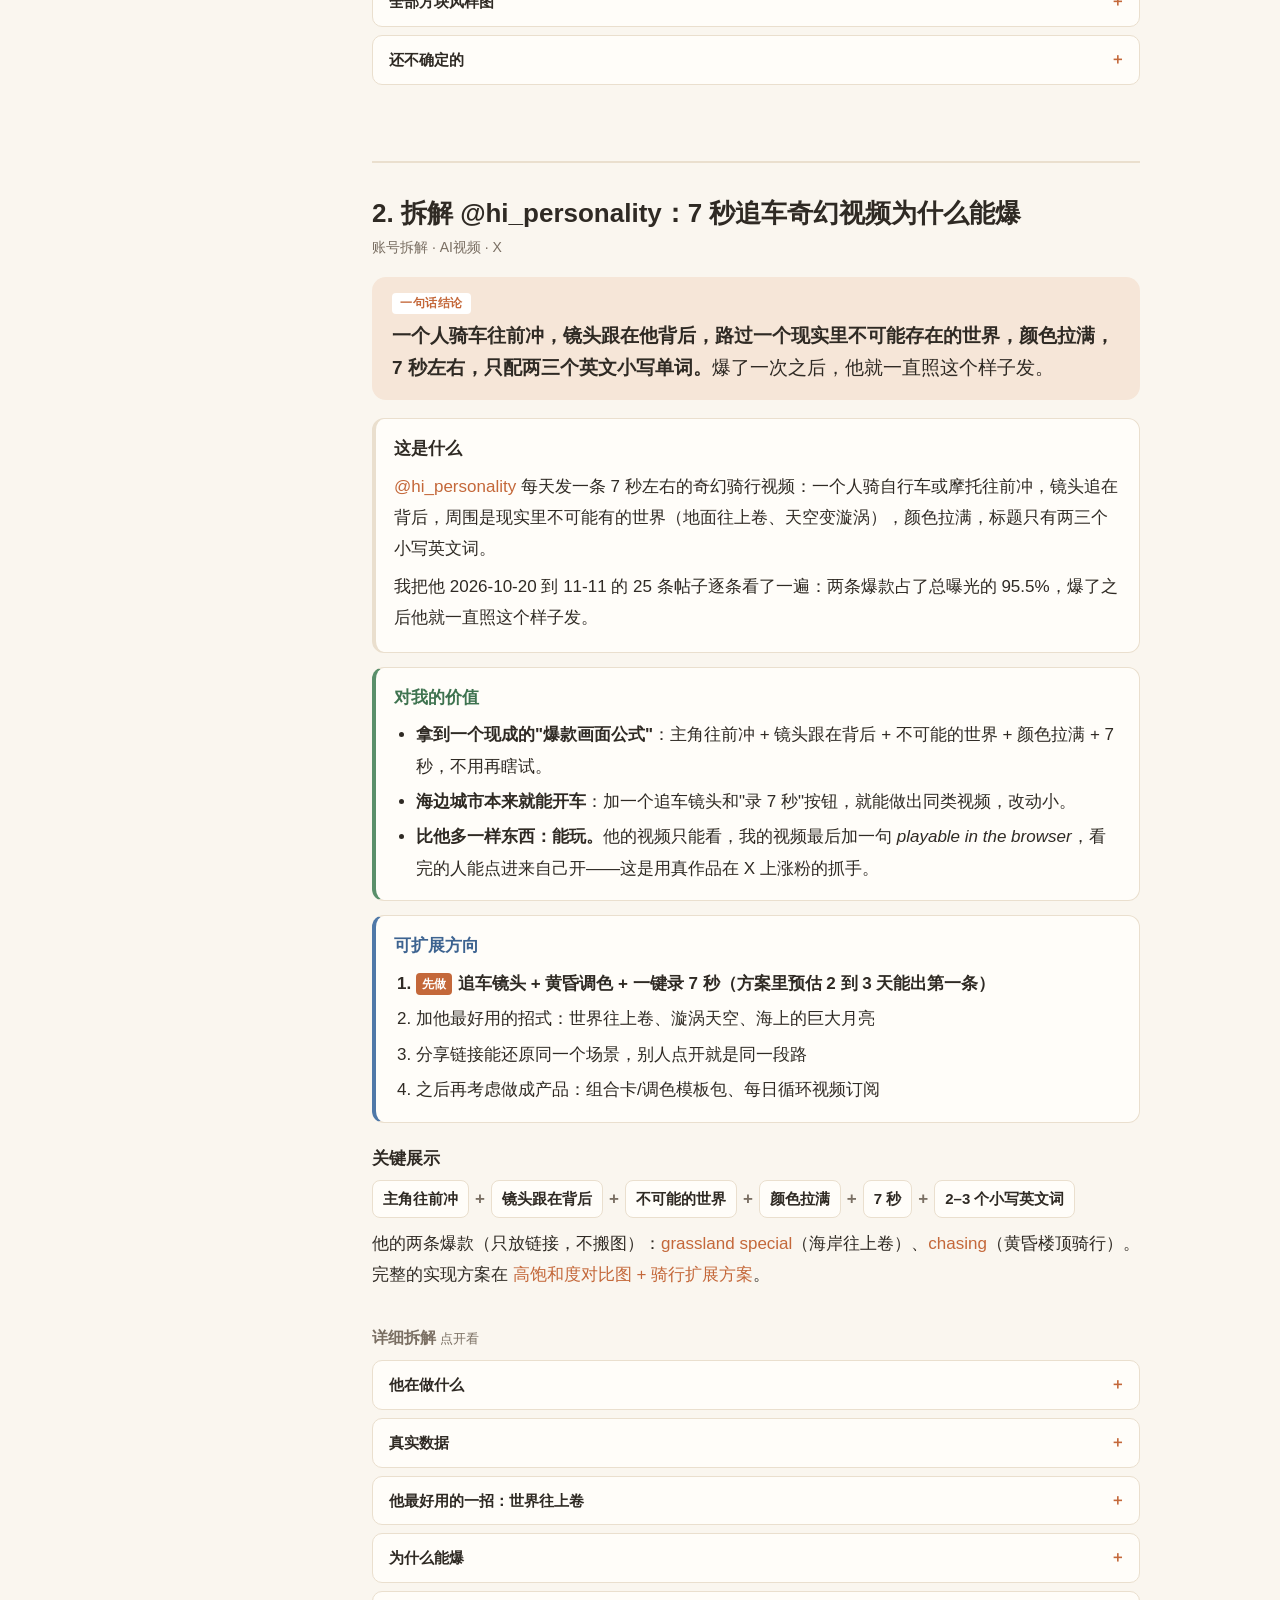
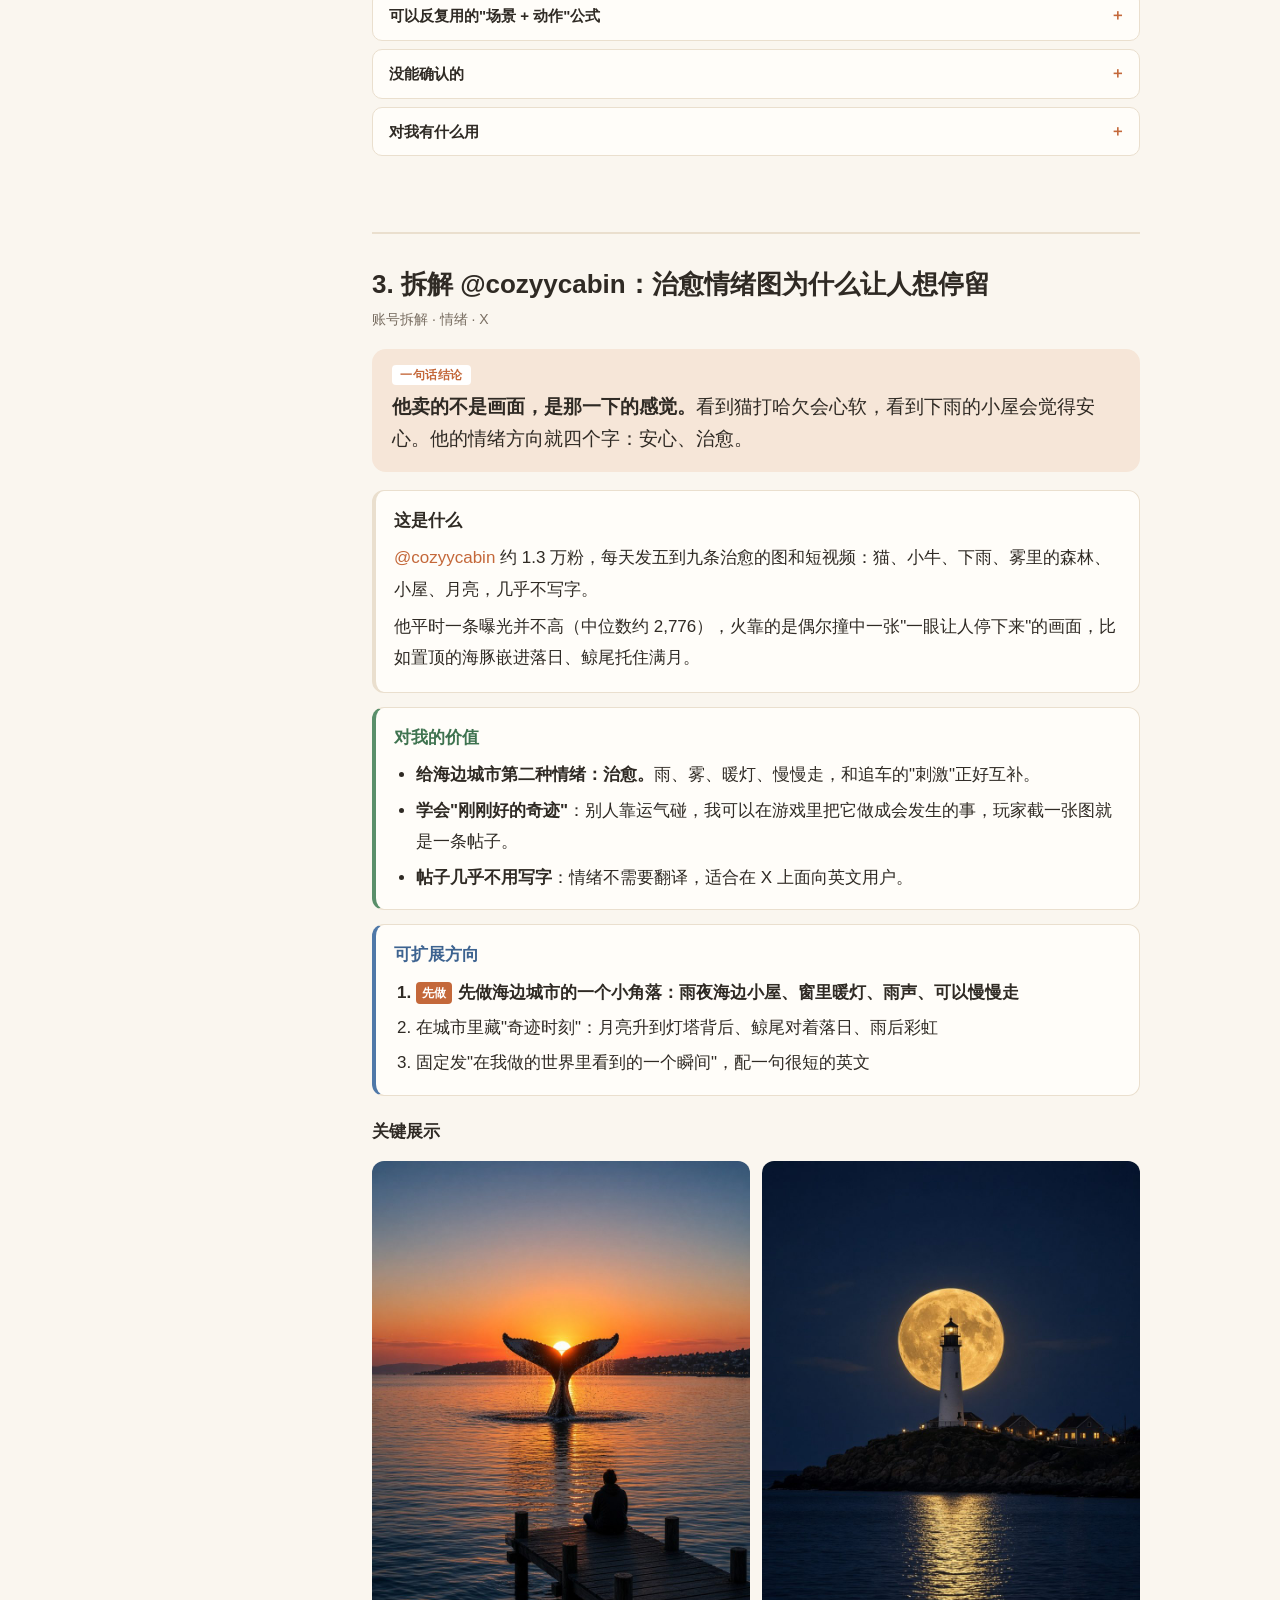
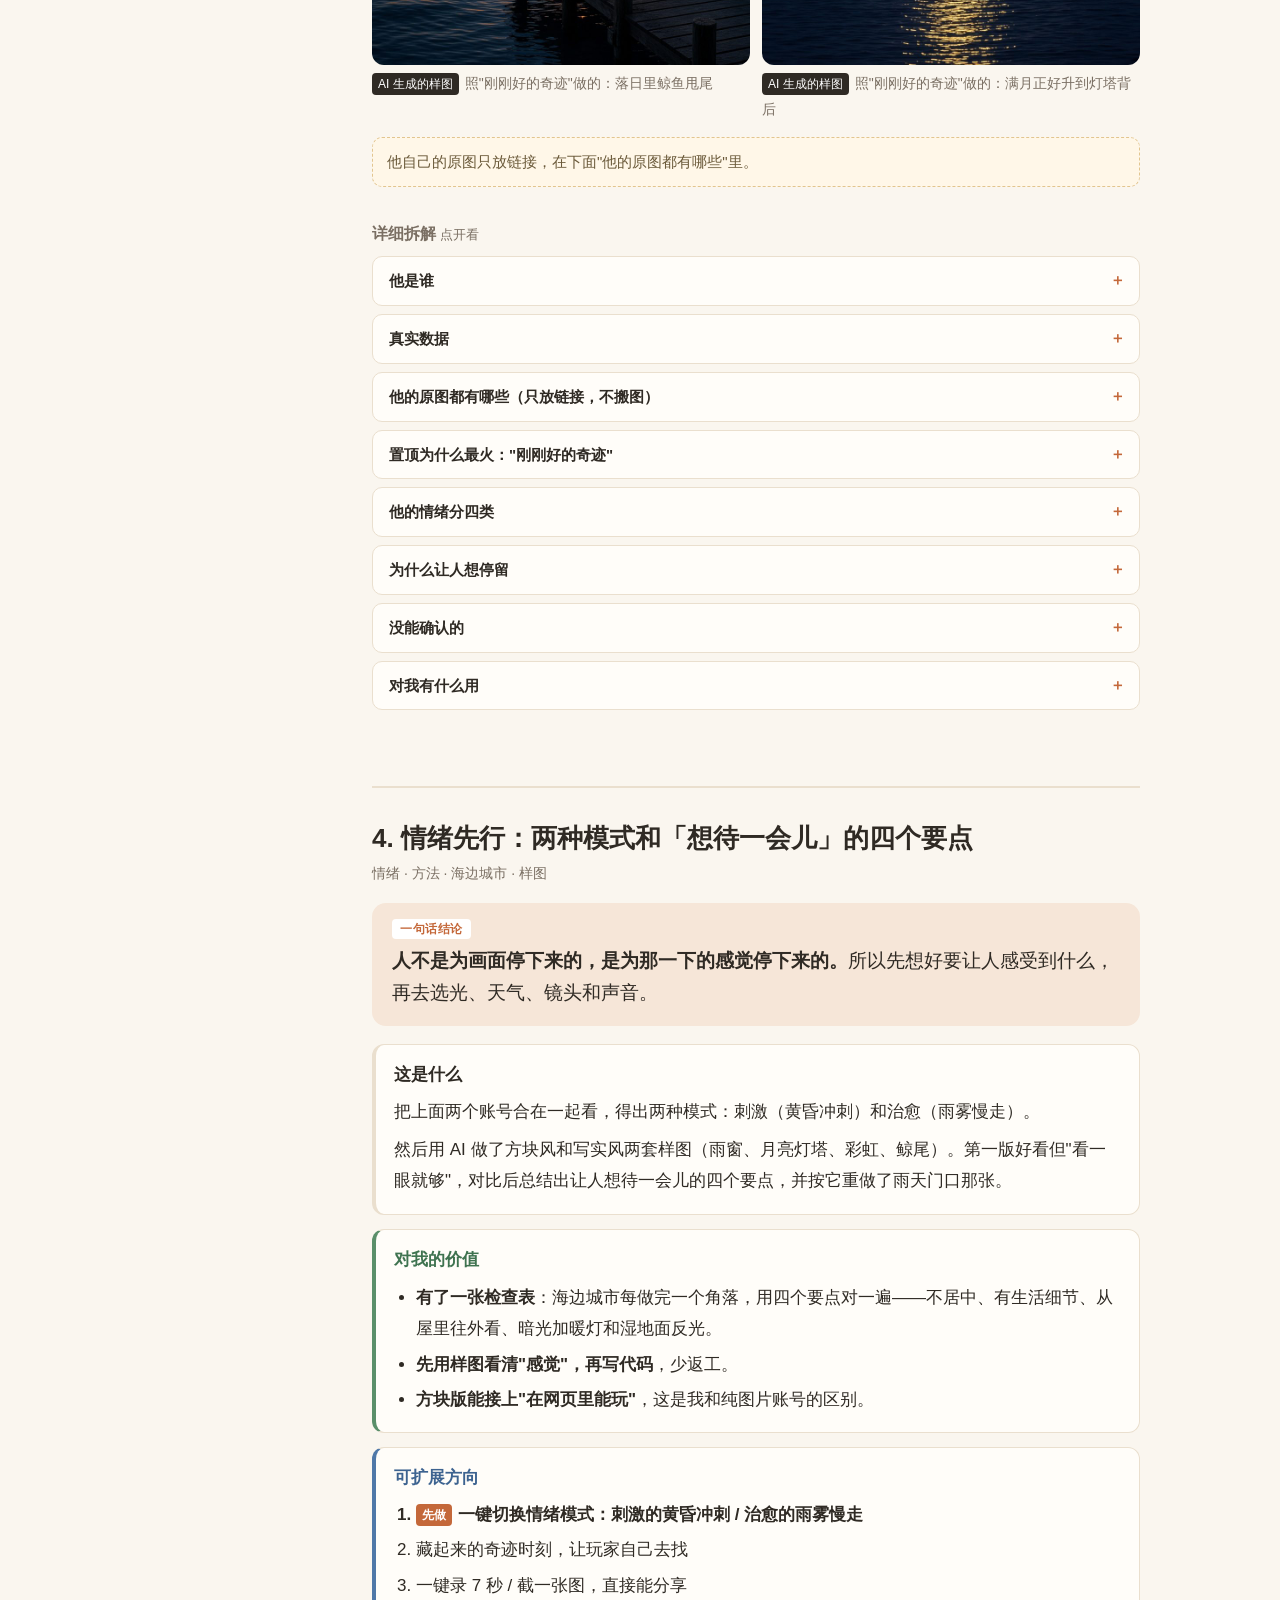
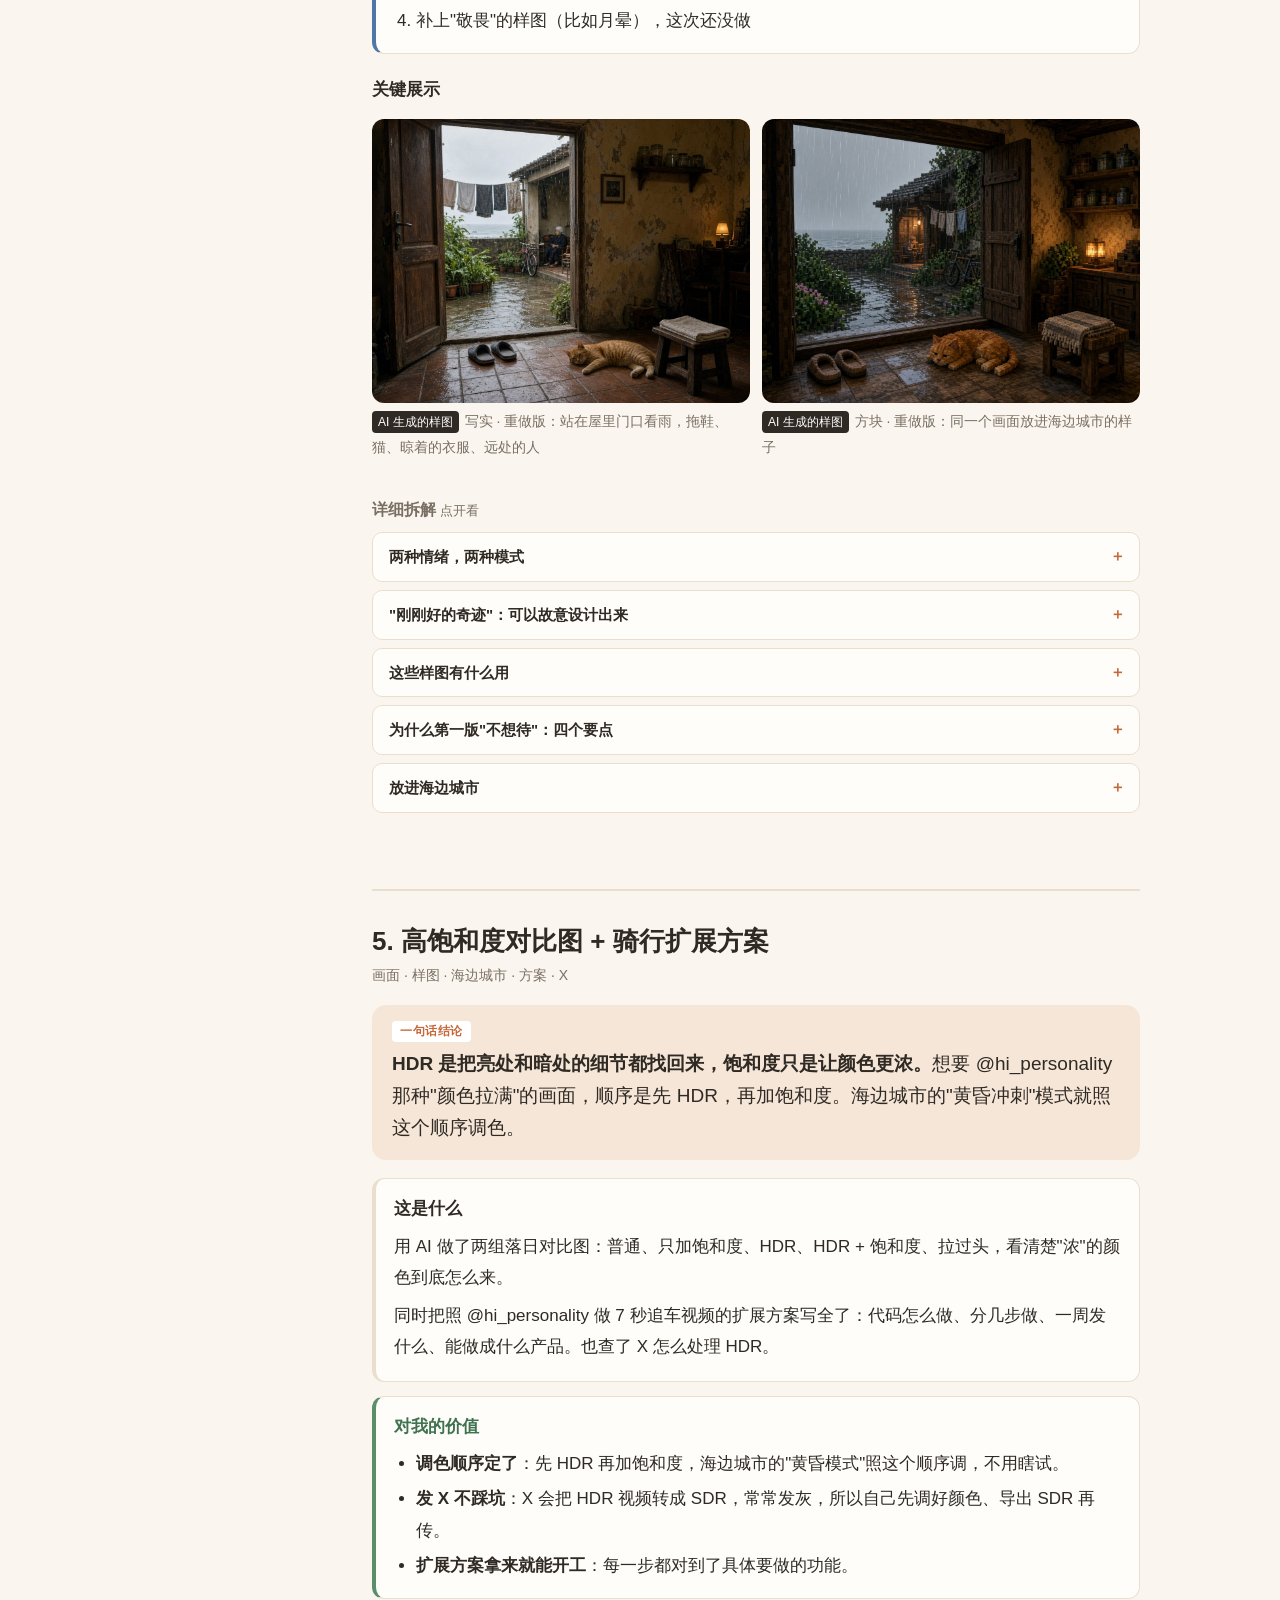
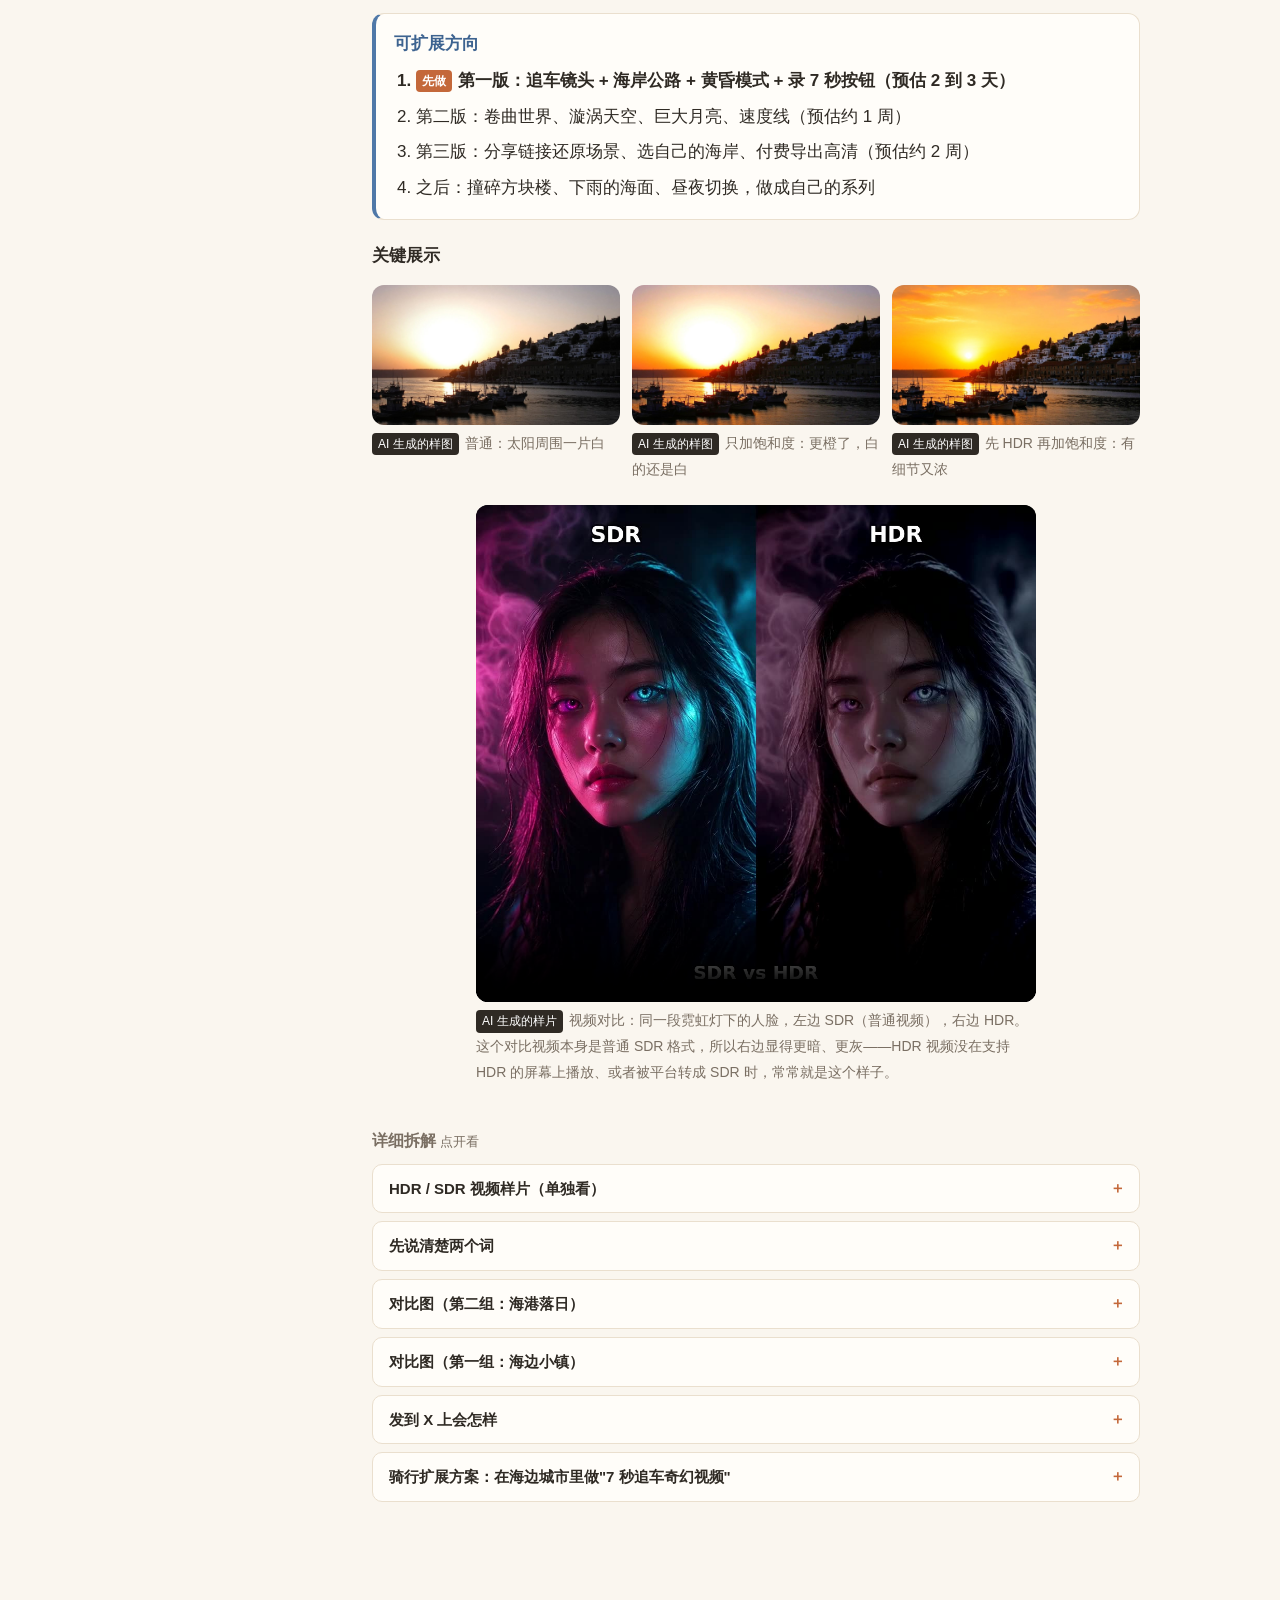
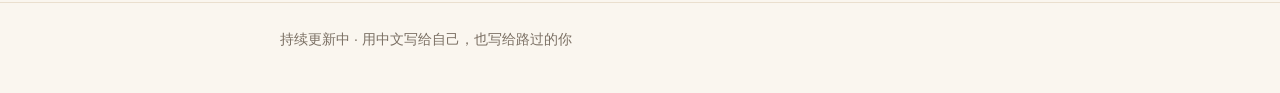
<file: notes/2026-11-11-hdr-saturation-x.html>
<!doctype html>
<html lang="zh-CN">
<head>
<meta charset="utf-8">
<meta name="viewport" content="width=device-width,initial-scale=1">
<title>已移至新位置 · 探索笔记</title>
<meta http-equiv="refresh" content="1; url=../#/2026-11-11/hdr-saturation-x">
<script>location.replace('../#/2026-11-11/hdr-saturation-x');</script>
</head>
<body>
<p>网站已经改成一个页面了，正在跳转：<a href="../#/2026-11-11/hdr-saturation-x">点这里打开</a></p>
</body>
</html>
</file>
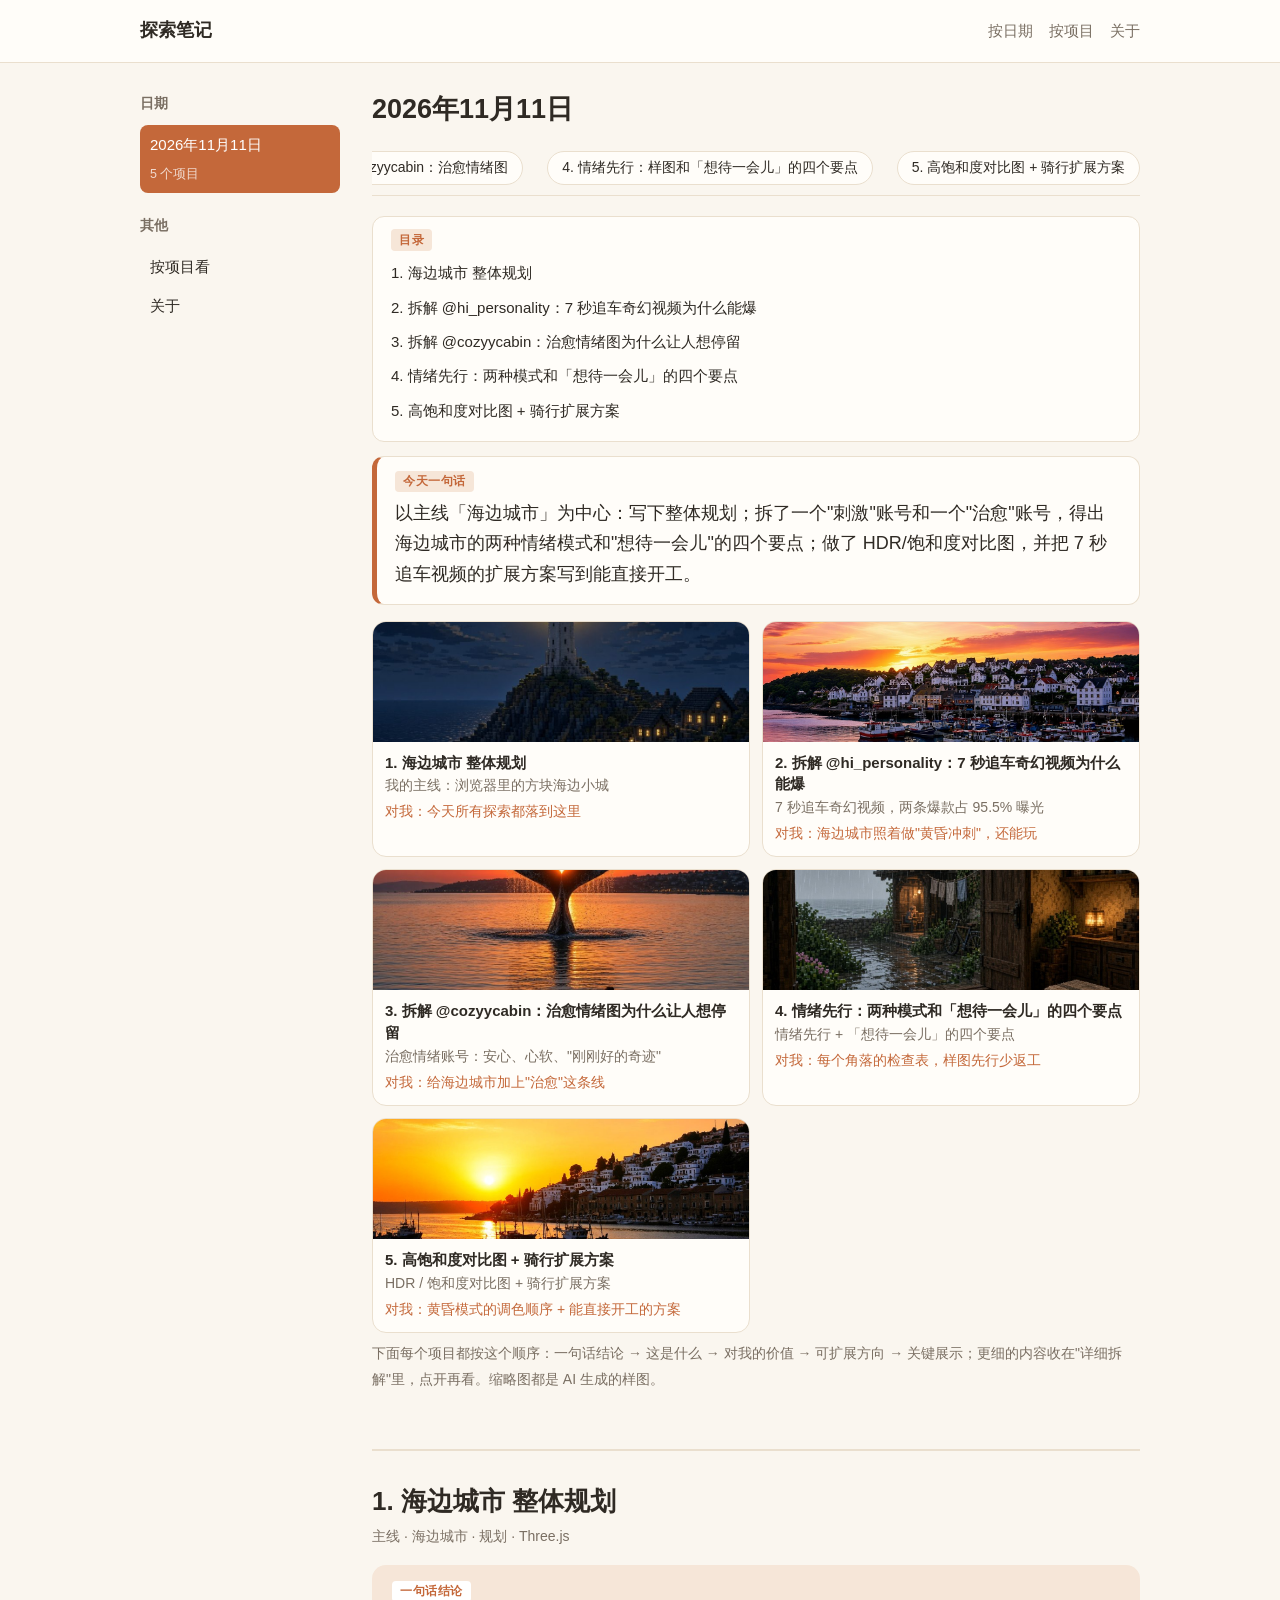
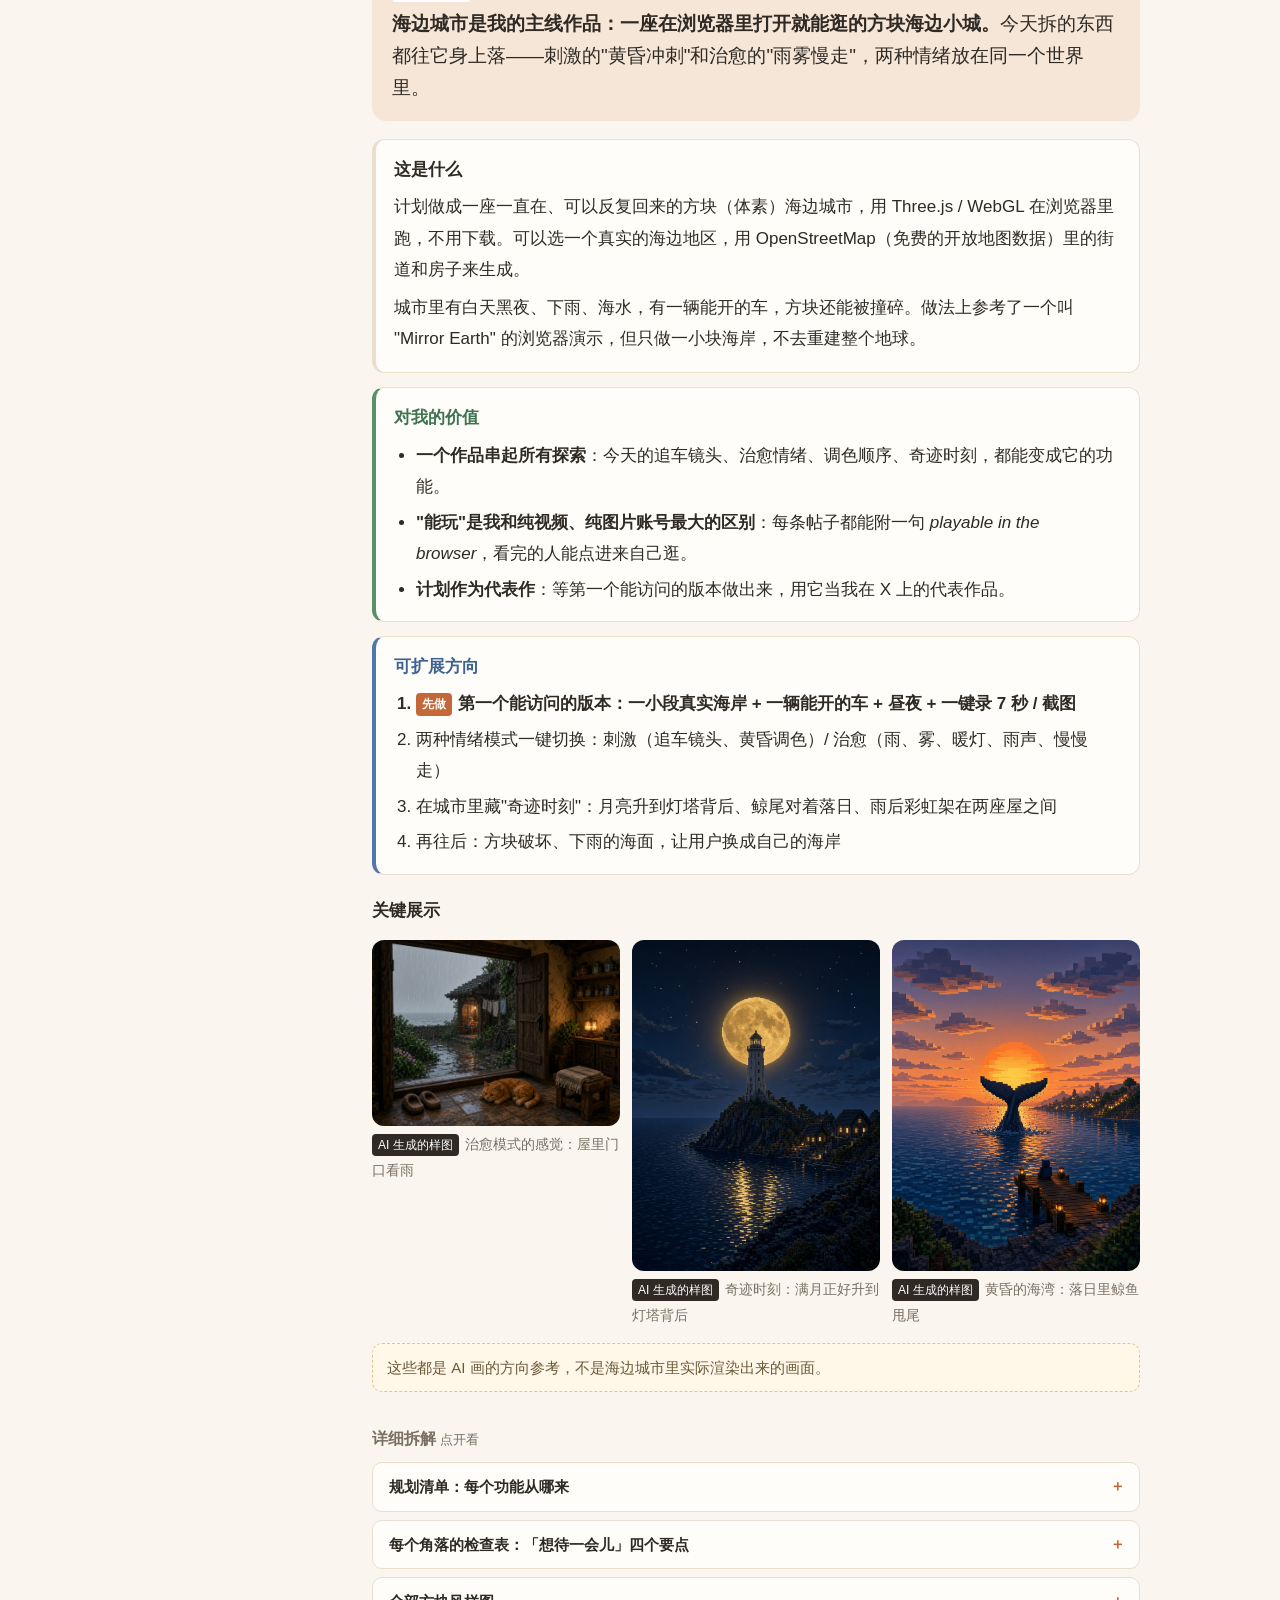
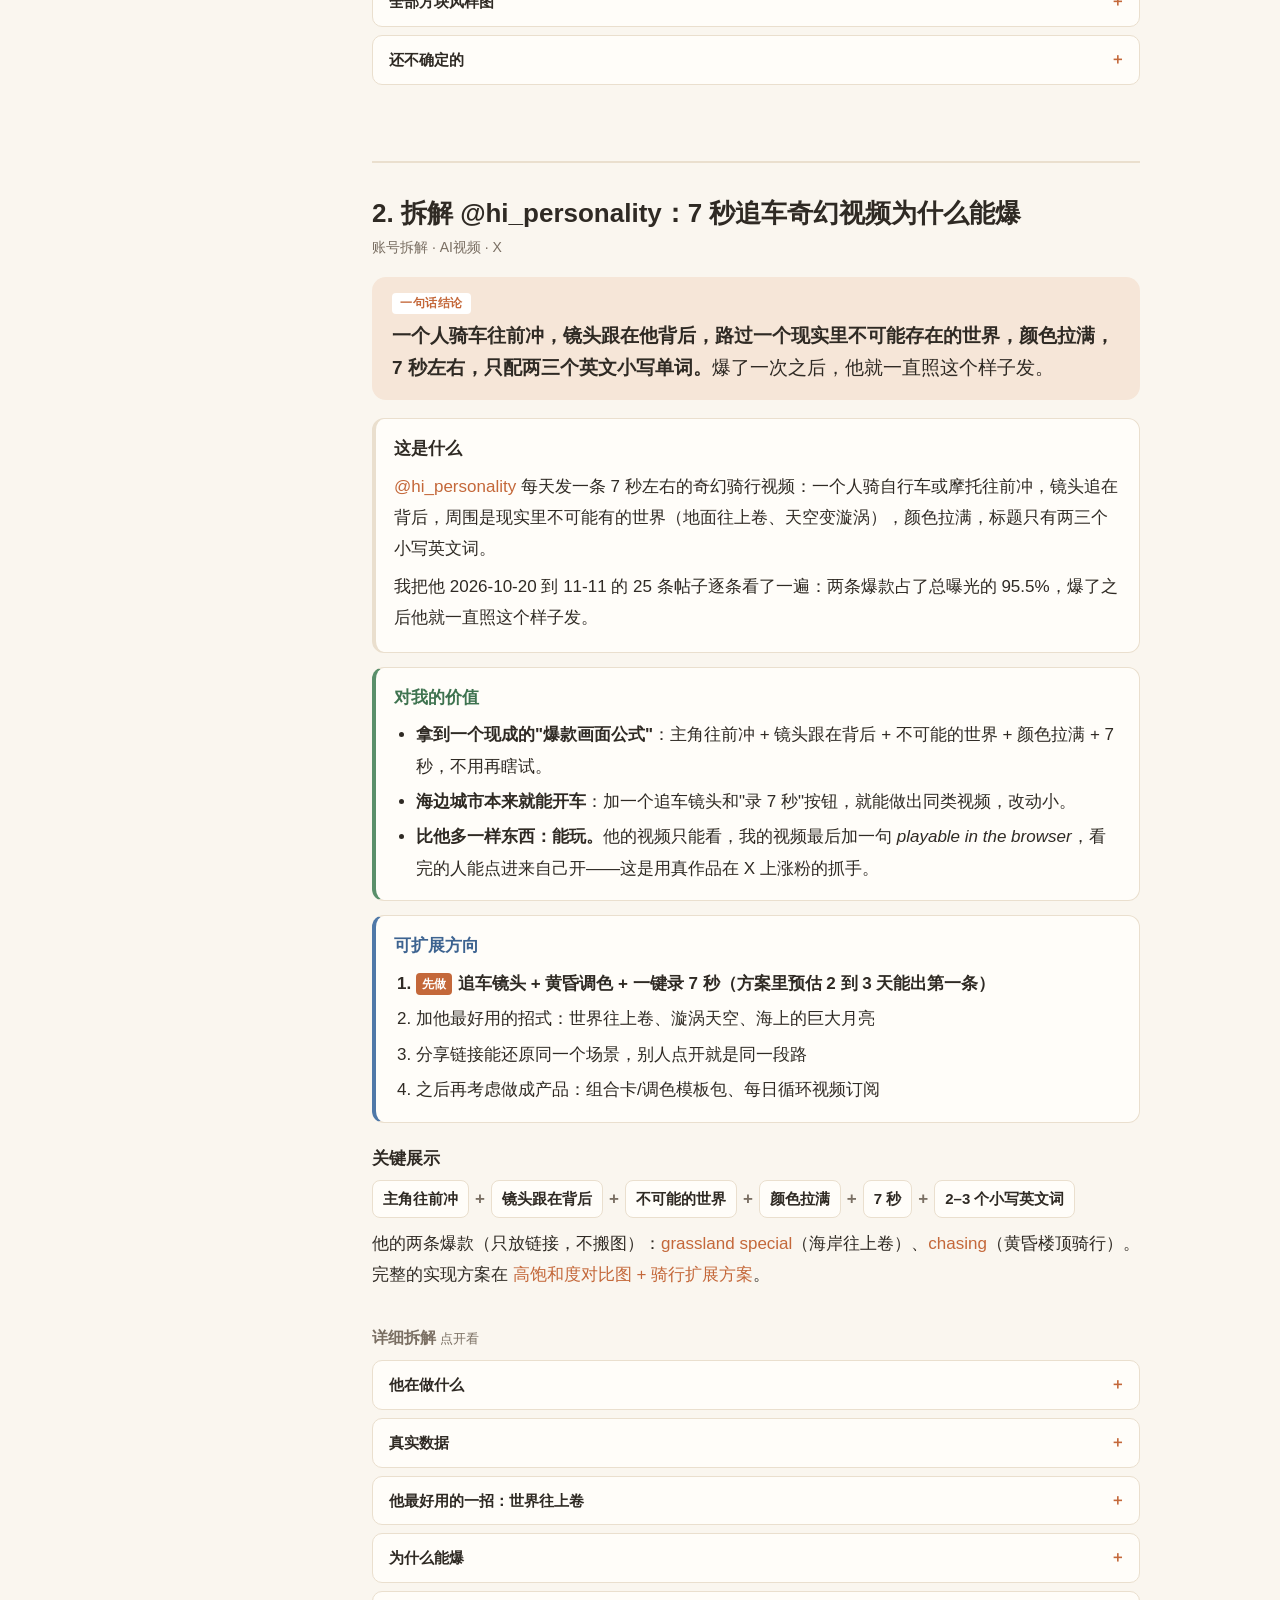
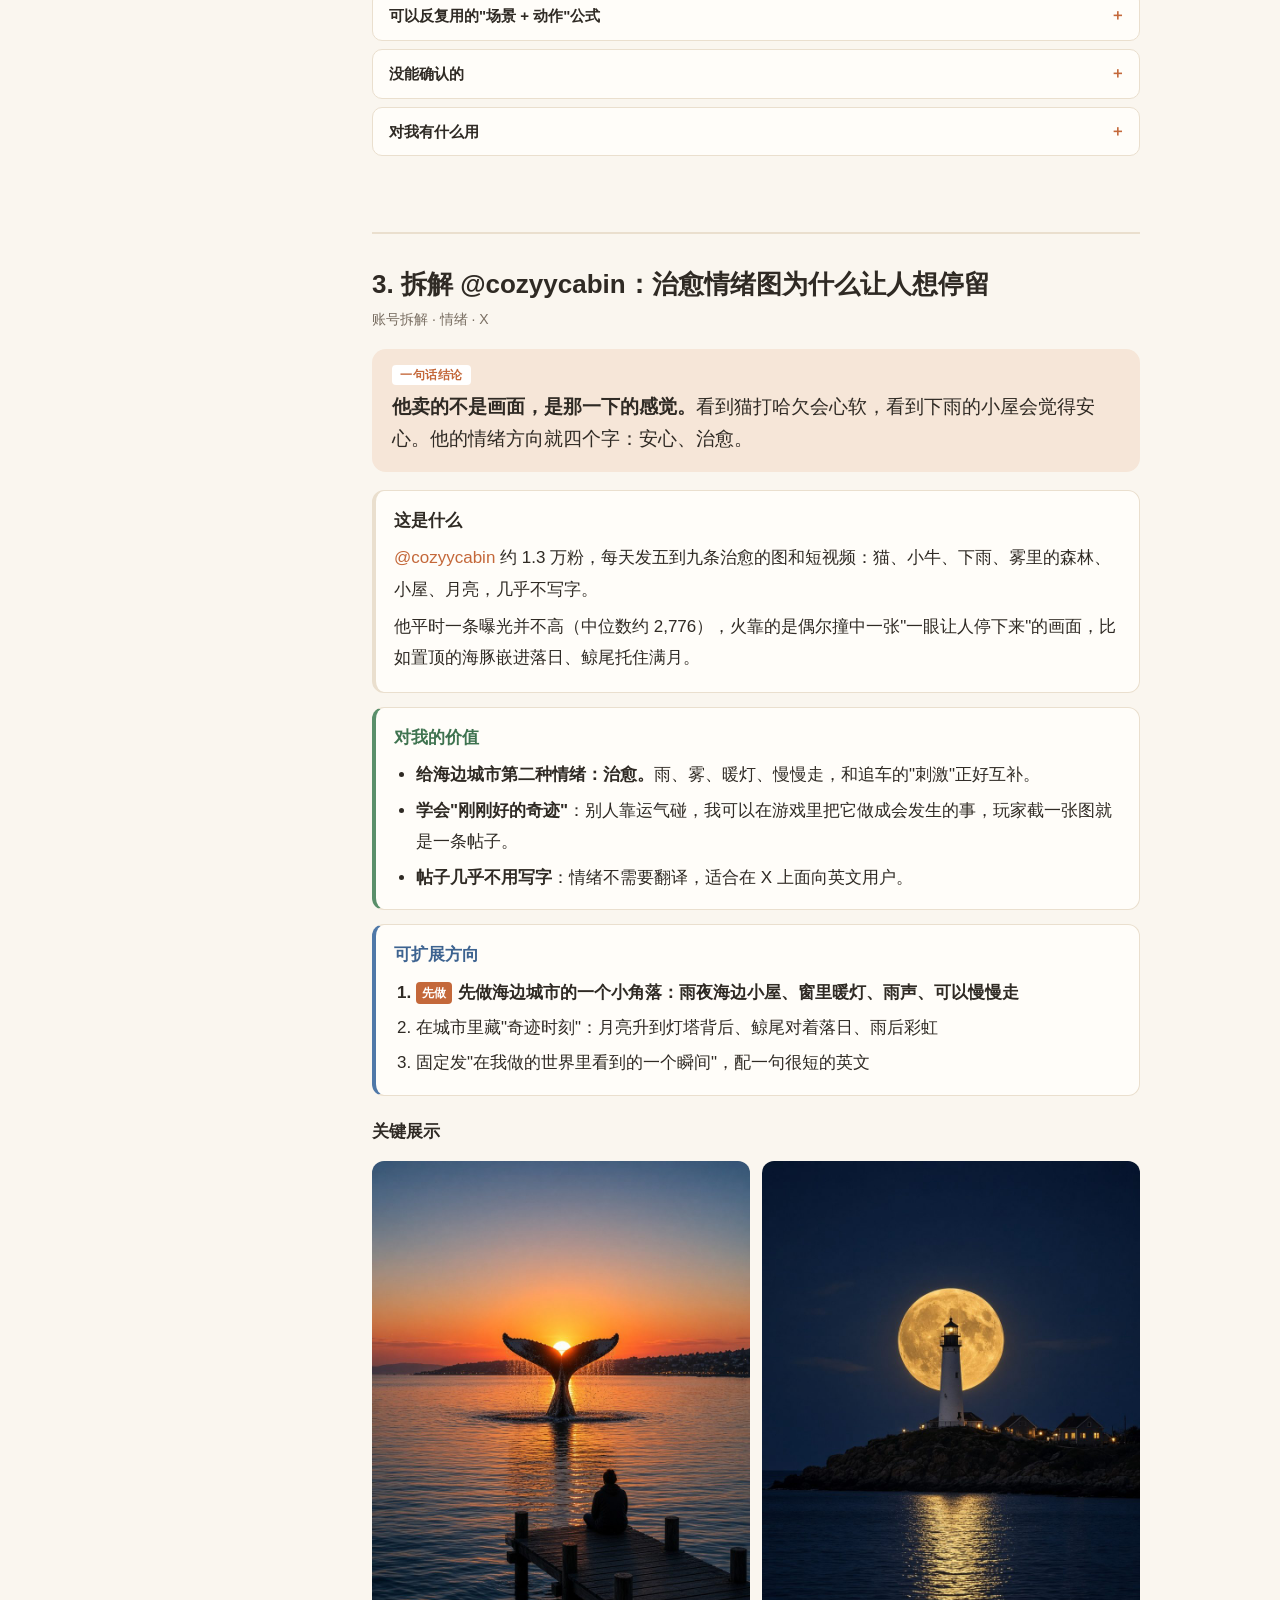
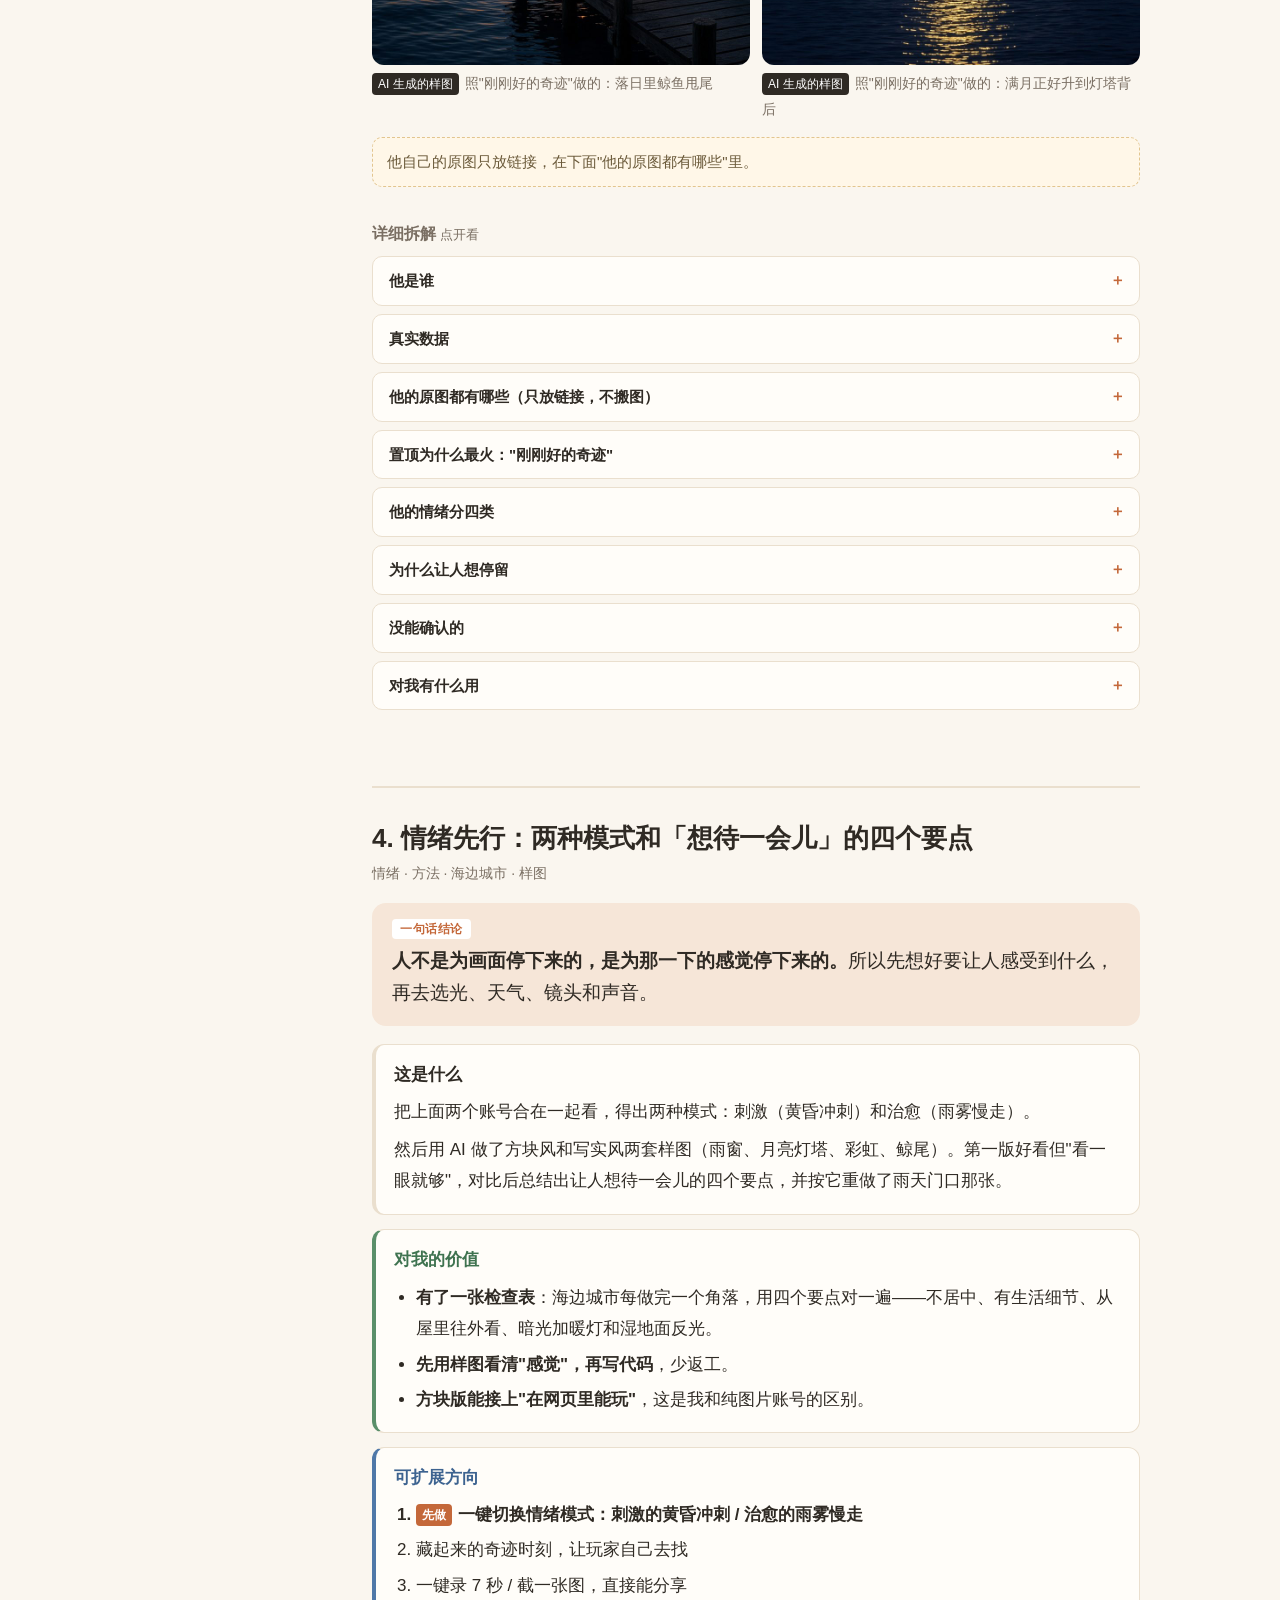
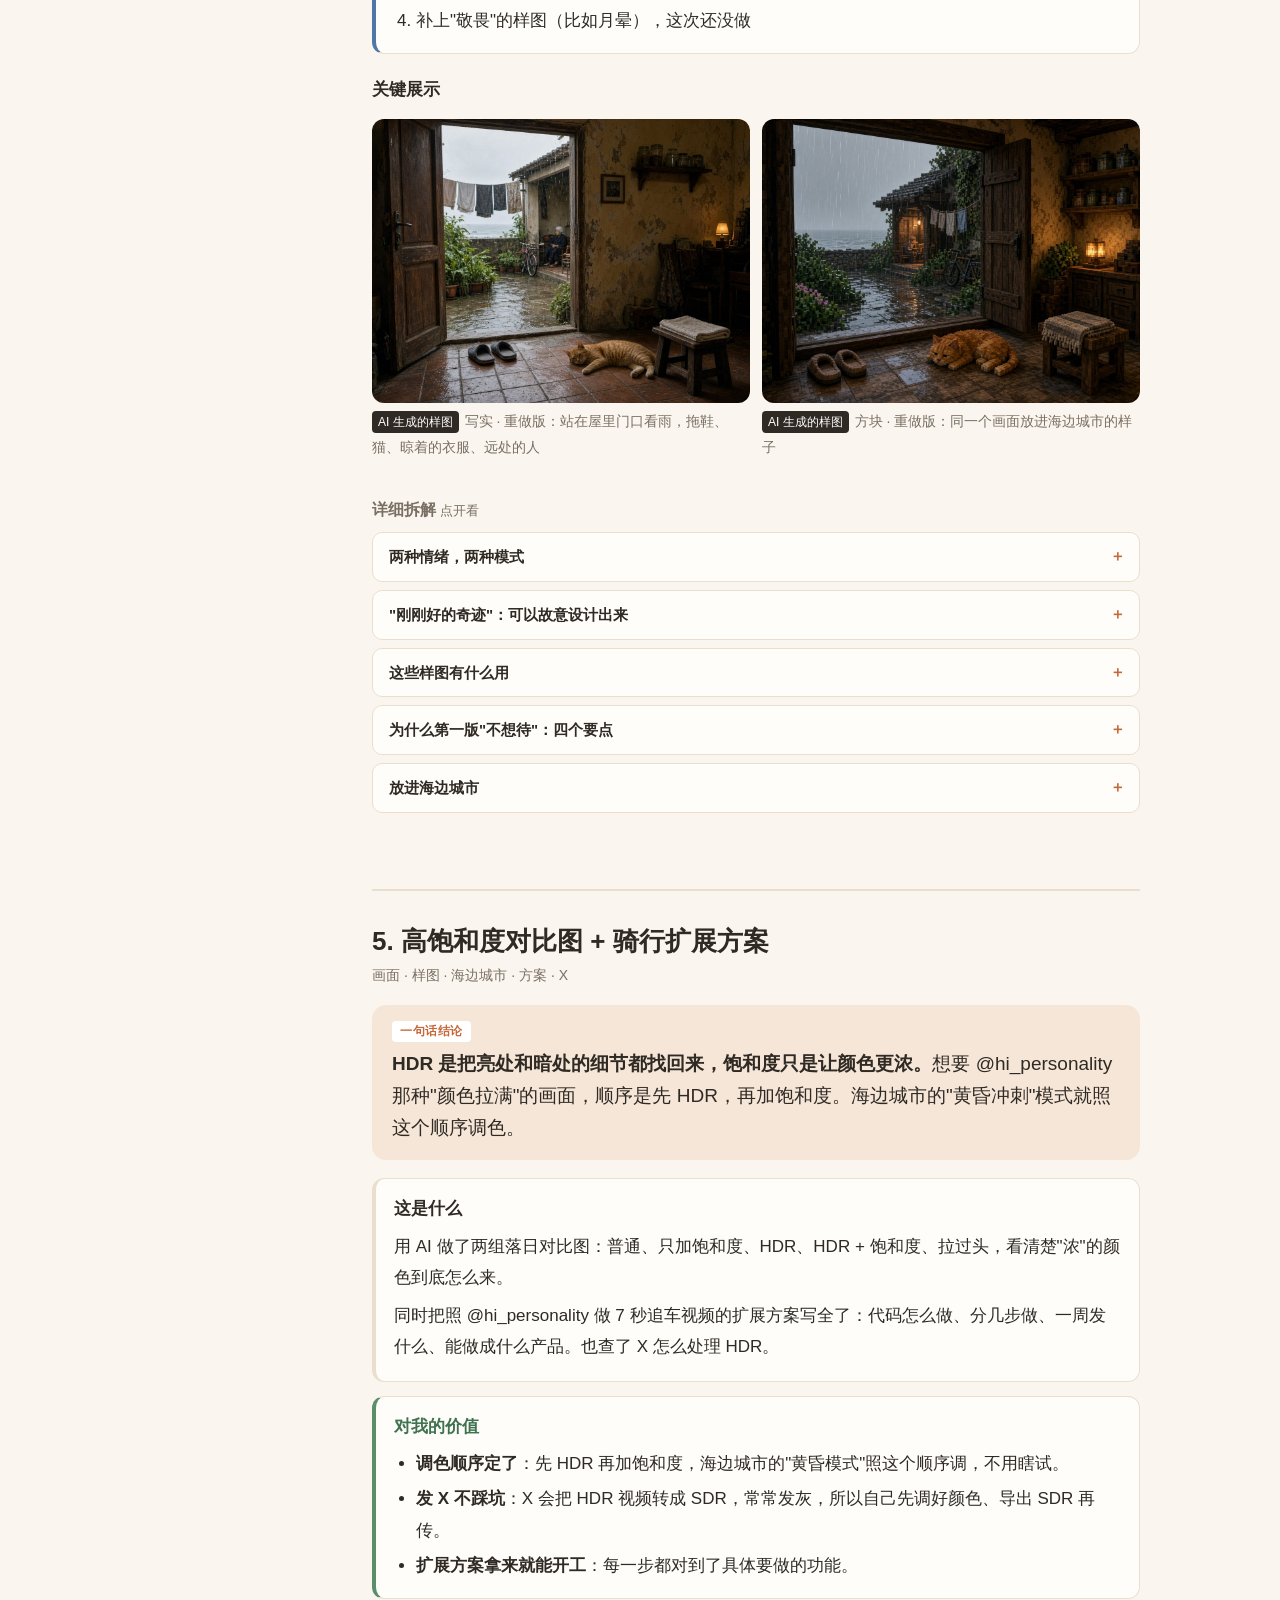
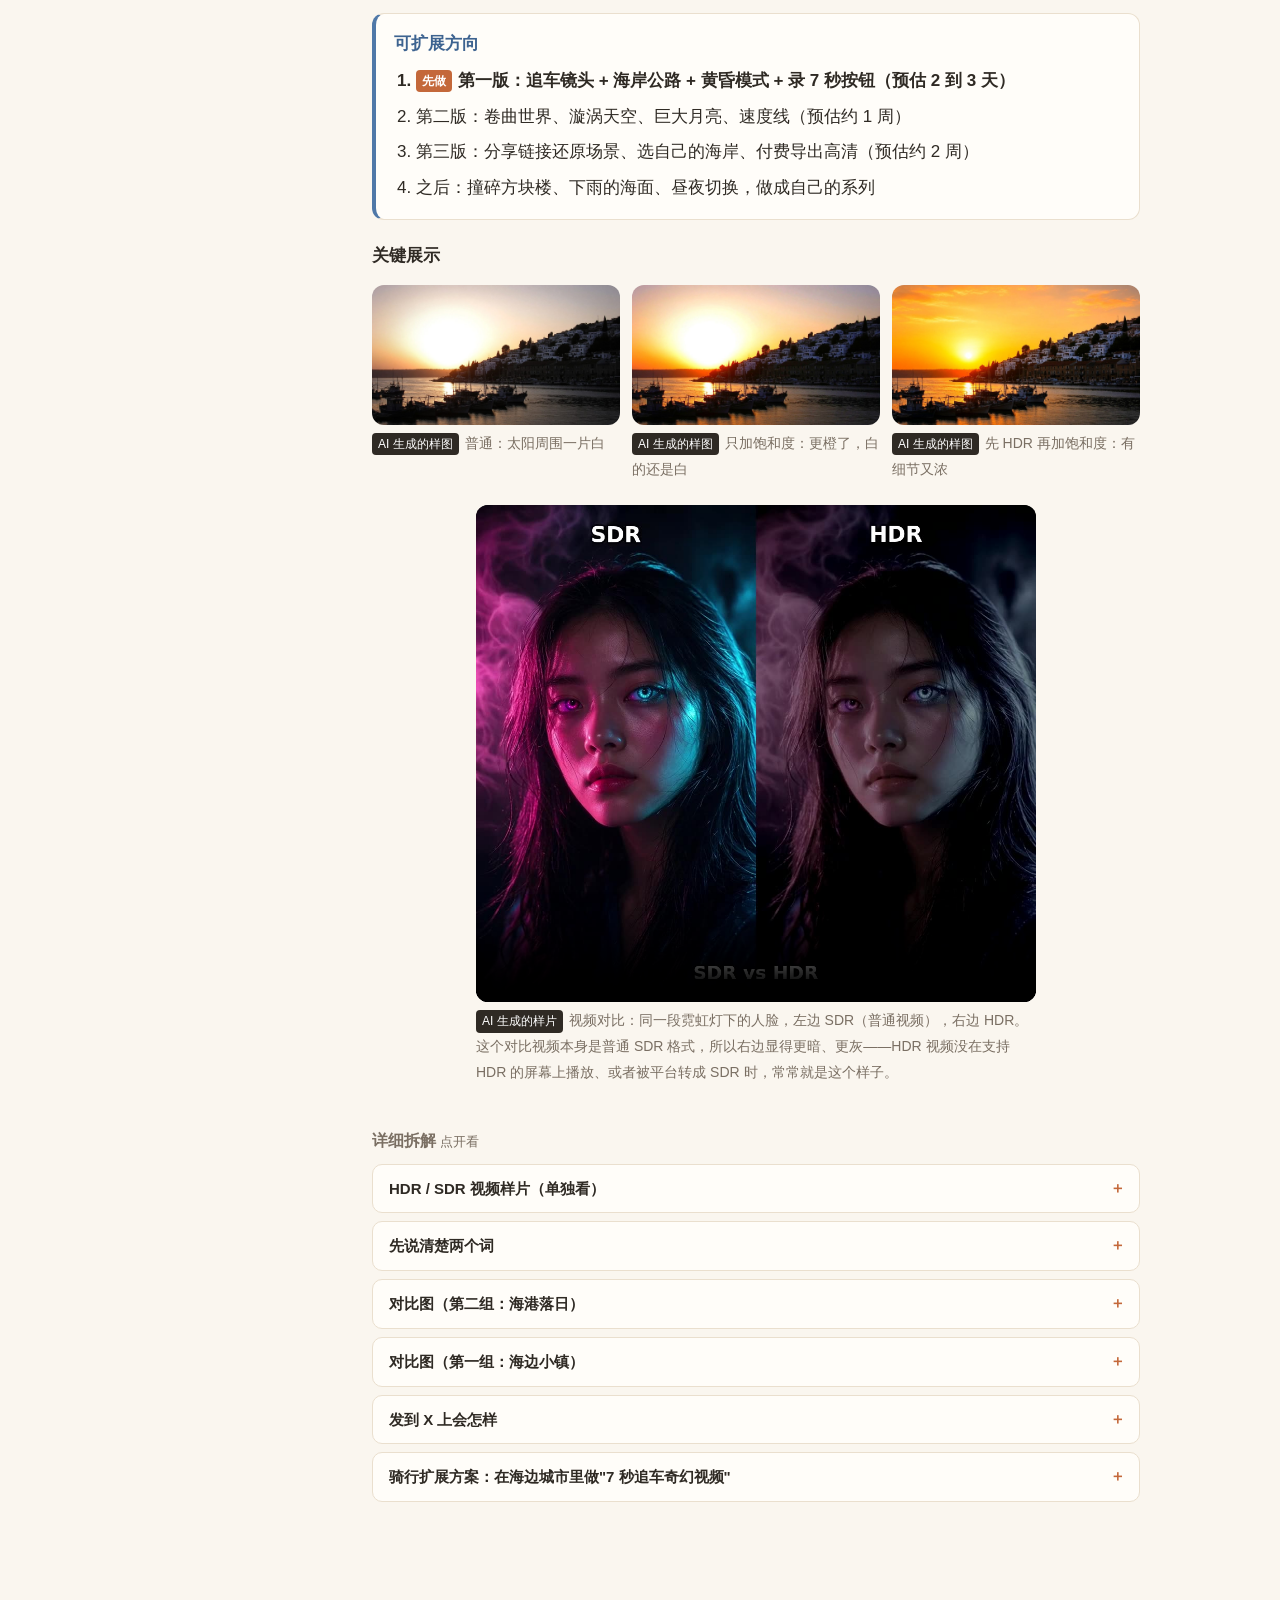
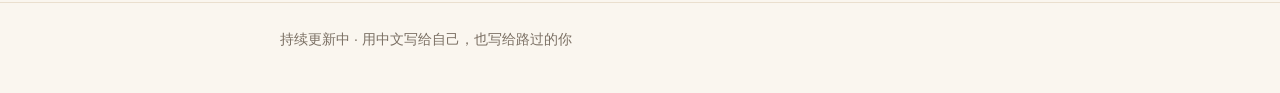
<file: notes/2026-11-11-hi-personality.html>
<!doctype html>
<html lang="zh-CN">
<head>
<meta charset="utf-8">
<meta name="viewport" content="width=device-width,initial-scale=1">
<title>已移至新位置 · 探索笔记</title>
<meta http-equiv="refresh" content="1; url=../#/2026-11-11/hi-personality">
<script>location.replace('../#/2026-11-11/hi-personality');</script>
</head>
<body>
<p>网站已经改成一个页面了，正在跳转：<a href="../#/2026-11-11/hi-personality">点这里打开</a></p>
</body>
</html>
</file>
<file: assets/style.css>
:root{--bg:#faf6ef;--card:#fffdf9;--ink:#2f2a24;--soft:#7a6f63;--line:#eadfce;--accent:#c4683a;--accent-soft:#f6e6d8}
*{box-sizing:border-box}
html{-webkit-text-size-adjust:100%}
body{margin:0;background:var(--bg);color:var(--ink);font:17px/1.85 -apple-system,BlinkMacSystemFont,"PingFang SC","Hiragino Sans GB","Microsoft YaHei","Noto Sans CJK SC",sans-serif}
a{color:var(--accent);text-decoration:none;border-bottom:1px solid transparent}
a:hover{border-bottom-color:var(--accent)}
.wrap{max-width:760px;margin:0 auto;padding:0 20px}
header.site{border-bottom:1px solid var(--line);background:var(--card)}
header.site .wrap{display:flex;align-items:center;justify-content:space-between;gap:12px;padding:14px 20px;flex-wrap:wrap}
.brand{font-weight:700;color:var(--ink);font-size:18px}
nav a{margin-left:16px;color:var(--soft);font-size:15px}
nav a:first-child{margin-left:0}
.hero{padding:48px 0 24px}
.hero h1{font-size:30px;line-height:1.35;margin:0 0 12px}
.hero p{color:var(--soft);margin:0}
h2{font-size:22px;margin:40px 0 12px}
h3{font-size:18px;margin:28px 0 8px}
.tags{display:flex;flex-wrap:wrap;gap:8px;margin:12px 0 20px}
.tag{display:inline-block;background:var(--accent-soft);color:var(--accent);border:0;border-radius:999px;padding:2px 12px;font-size:14px;cursor:pointer;font-family:inherit;line-height:1.8}
.tag.on{background:var(--accent);color:#fff}
ul.notes{list-style:none;padding:0;margin:0}
ul.notes li{background:var(--card);border:1px solid var(--line);border-radius:14px;padding:16px 18px;margin-bottom:12px}
ul.notes .date{color:var(--soft);font-size:14px}
ul.notes .title{display:block;font-size:18px;font-weight:600;color:var(--ink);margin:2px 0 4px}
ul.notes .sum{color:var(--soft);font-size:15px;margin:0 0 6px}
ul.notes .tag{cursor:default;font-size:13px;padding:0 10px}
article{padding:36px 0 20px}
article h1{font-size:27px;line-height:1.4;margin:0 0 6px}
.meta{color:var(--soft);font-size:14px;margin-bottom:24px}
.lead{background:var(--card);border-left:4px solid var(--accent);border-radius:8px;padding:14px 18px;margin:20px 0}
.note{background:#fff7e8;border:1px dashed #e2c58f;border-radius:10px;padding:10px 14px;font-size:15px;color:#6b5a3a}
table{border-collapse:collapse;width:100%;font-size:15px;margin:12px 0;display:block;overflow-x:auto}
th,td{border:1px solid var(--line);padding:6px 10px;text-align:left;white-space:nowrap}
th{background:var(--accent-soft)}
figure{margin:20px 0}
figure img{width:100%;height:auto;border-radius:12px;display:block;background:#eee}
figcaption{font-size:14px;color:var(--soft);margin-top:6px}
.ai{display:inline-block;background:#2f2a24;color:#fff;font-size:12px;border-radius:4px;padding:0 6px;margin-right:6px}
.grid2{display:grid;grid-template-columns:1fr 1fr;gap:12px}
.grid3{display:grid;grid-template-columns:repeat(3,1fr);gap:12px}
.grid2 figure,.grid3 figure{margin:0}
@media (max-width:560px){.grid2,.grid3{grid-template-columns:1fr}.hero h1{font-size:25px}body{font-size:16px}}
footer{border-top:1px solid var(--line);color:var(--soft);font-size:14px;padding:24px 0 40px;margin-top:40px}
blockquote{margin:12px 0;padding:4px 16px;border-left:3px solid var(--line);color:var(--soft)}

/* 日期入口、一天一页 */
html{scroll-behavior:smooth}
.crumb{color:var(--soft);font-size:14px;margin:28px 0 8px}
.crumb a{color:var(--soft)}
article.day{padding-top:0}
article.day>h1{font-size:27px;line-height:1.4;margin:0 0 12px}
.toc{background:var(--card);border:1px solid var(--line);border-radius:14px;padding:16px 20px 18px;margin:24px 0 8px}
.toc h2{font-size:16px;margin:0 0 8px}
.toc ol{margin:0;padding-left:22px}
.toc li{margin:4px 0}
.project{border-top:1px solid var(--line);padding:8px 0 12px;margin-top:48px}
.project>h2{font-size:24px;line-height:1.4;margin:20px 0 6px;scroll-margin-top:16px}
.project .to-toc{font-size:13px;color:var(--soft);display:inline-block;margin-top:12px;border-bottom:none}
.project .to-toc:hover{color:var(--accent)}
ul.days{list-style:none;padding:0;margin:0}
ul.days>li{background:var(--card);border:1px solid var(--line);border-radius:14px;padding:18px 20px;margin-bottom:14px}
ul.days .date{display:block;font-size:20px;font-weight:700;color:var(--ink);margin-bottom:6px;border-bottom:none}
ul.days .date:hover{color:var(--accent);border-bottom:none}
ul.days .sum{color:var(--soft);font-size:15px;margin:0 0 10px}
ul.days .plist{list-style:none;padding:0;margin:0 0 10px}
ul.days .plist li{background:none;border:0;border-radius:0;padding:0;margin:0}
ul.days .plist a{display:inline-block;color:var(--ink);padding:3px 0;border-bottom:none}
ul.days .plist a:hover{color:var(--accent);border-bottom:none}
ul.days .plist a::before{content:"→ ";color:var(--accent)}
ul.days .tag{cursor:default;font-size:13px;padding:0 10px}
.proj-group{margin:28px 0}
.proj-group h2{margin-bottom:10px}
.proj-group ul{list-style:none;padding:0;margin:0}
.proj-group li{background:var(--card);border:1px solid var(--line);border-radius:12px;padding:12px 16px;margin-bottom:8px}
.proj-group .when{color:var(--soft);font-size:13px;margin-right:8px}

/* 单页应用布局 */
.app{display:grid;grid-template-columns:200px minmax(0,1fr);gap:32px;max-width:1040px;margin:0 auto;padding:0 20px}
.side{position:sticky;top:0;align-self:start;padding:28px 0;max-height:100vh;overflow-y:auto}
.side h2{font-size:14px;color:var(--soft);margin:0 0 8px;font-weight:600}
.side ul{list-style:none;padding:0;margin:0 0 20px}
.side li a{display:block;padding:6px 10px;border-radius:8px;color:var(--ink);border-bottom:none;font-size:15px}
.side li a:hover{background:var(--accent-soft);border-bottom:none}
.side li a.on{background:var(--accent);color:#fff}
.mobile-pick{display:none}
.view{padding:28px 0 20px;min-height:60vh}
.pmenu{position:sticky;top:0;z-index:5;background:var(--bg);padding:10px 0;margin:8px 0 0;display:flex;gap:8px;overflow-x:auto;border-bottom:1px solid var(--line);scrollbar-width:none}
.pmenu::-webkit-scrollbar{display:none}
.pmenu a{flex:none;background:var(--card);border:1px solid var(--line);border-radius:999px;padding:3px 14px;font-size:14px;color:var(--ink);white-space:nowrap}
.pmenu a:hover{border-color:var(--accent);color:var(--accent)}
.pmenu a.on{background:var(--accent);border-color:var(--accent);color:#fff}
.project{scroll-margin-top:64px}
.loading{color:var(--soft)}
.tabs{display:flex;gap:8px;margin:0 0 4px}
@media (max-width:820px){
  .app{grid-template-columns:1fr;gap:0}
  .side{display:none}
  .mobile-pick{display:flex;gap:8px;align-items:center;padding:12px 0 0;flex-wrap:wrap}
  .mobile-pick select{font:inherit;font-size:15px;padding:6px 10px;border:1px solid var(--line);border-radius:10px;background:var(--card);color:var(--ink);flex:1;min-width:0}
  .mobile-pick a{font-size:14px;white-space:nowrap}
  .view{padding-top:12px}
}
@media (max-width:820px){.app{grid-template-columns:minmax(0,1fr)}}
main{min-width:0}
td{white-space:normal;min-width:5.5em}

/* 先总结、再细节 */
.label{display:inline-block;font-size:12px;font-weight:700;letter-spacing:.05em;color:var(--accent);background:var(--accent-soft);border-radius:4px;padding:0 8px;margin-bottom:6px}
.overview{margin:20px 0 8px}
.today{background:var(--card);border:1px solid var(--line);border-left:5px solid var(--accent);border-radius:12px;padding:14px 18px;font-size:18px;line-height:1.7}
.today .label{display:block;width:max-content}
.pcards{display:grid;grid-template-columns:repeat(2,minmax(0,1fr));gap:12px;margin:16px 0 8px}
a.pcard{display:flex;flex-direction:column;background:var(--card);border:1px solid var(--line);border-radius:14px;overflow:hidden;color:var(--ink);transition:border-color .15s,transform .15s}
a.pcard:hover{border-color:var(--accent);transform:translateY(-2px)}
a.pcard img{width:100%;height:120px;object-fit:cover;display:block}
.pc-t{font-weight:700;font-size:15px;line-height:1.45;padding:10px 12px 2px}
.pc-w{font-size:14px;color:var(--soft);padding:0 12px;line-height:1.55}
.pc-v{font-size:14px;color:var(--accent);padding:4px 12px 12px;line-height:1.55}
.hint{font-size:14px;color:var(--soft);margin:8px 0 0}
.project{margin-top:56px;padding-top:16px;border-top:2px solid var(--line)}
.project>h2{font-size:26px;margin:16px 0 4px}
.project .meta{margin-bottom:16px}
.conclusion{background:var(--accent-soft);border-radius:14px;padding:16px 20px;font-size:19px;line-height:1.7;margin:0 0 18px}
.conclusion .label{display:block;width:max-content;background:#fff}
.block{background:var(--card);border:1px solid var(--line);border-left:4px solid var(--line);border-radius:12px;padding:12px 18px;margin:0 0 14px}
.block>h3{margin:2px 0 6px;font-size:17px}
.block p{margin:6px 0}
.block ul,.block ol{margin:4px 0;padding-left:22px}
.block li{margin:4px 0}
.b-value{border-left-color:#5a8f6a}
.b-value>h3{color:#3f7350}
.b-ext{border-left-color:#4f78a8}
.b-ext>h3{color:#3d6390}
.b-show{border-left-color:var(--accent);background:transparent;border:0;padding:4px 0}
.b-show figure{margin:8px 0}
.grid2.big{grid-template-columns:1fr 1fr}
.first{display:inline-block;background:var(--accent);color:#fff;font-size:12px;font-weight:700;border-radius:4px;padding:0 6px;margin-right:6px;vertical-align:1px}
ol.ext li:first-child{font-weight:600}
.formula{display:flex;flex-wrap:wrap;align-items:center;gap:6px;font-weight:700;color:var(--soft);margin:6px 0 10px}
.formula span{background:var(--card);border:1px solid var(--line);border-radius:8px;padding:4px 10px;color:var(--ink);font-weight:600;font-size:15px}
.details-wrap{margin-top:22px}
.details-wrap h3.dt{font-size:16px;color:var(--soft);margin:0 0 8px}
.details-wrap h3.dt small{font-weight:400;font-size:13px}
details{border:1px solid var(--line);border-radius:10px;background:var(--card);margin:0 0 8px}
details>summary{cursor:pointer;padding:10px 16px;font-weight:600;font-size:15px;list-style:none;position:relative;padding-right:36px}
details>summary::-webkit-details-marker{display:none}
details>summary::after{content:"＋";position:absolute;right:14px;top:9px;color:var(--accent)}
details[open]>summary::after{content:"－"}
details[open]>summary{border-bottom:1px solid var(--line)}
.dbody{padding:4px 16px 12px;font-size:16px}
.dbody h4{margin:18px 0 6px}
@media (max-width:560px){
  .pcards{grid-template-columns:1fr}
  a.pcard img{height:140px}
  .grid2.big{grid-template-columns:1fr}
  .conclusion{font-size:17px}
  .today{font-size:16px}
  .project>h2{font-size:22px}
}
.daytoc{background:var(--card);border:1px solid var(--line);border-radius:12px;padding:12px 18px;margin:0 0 14px}
.daytoc .label{display:block;width:max-content}
.daytoc ol{margin:4px 0 0;padding-left:0;list-style:none;counter-reset:none}
.daytoc li{margin:3px 0}
.daytoc a{color:var(--ink)}
.daytoc a:hover{color:var(--accent)}
figure.vid video{width:100%;height:auto;max-height:80vh;border-radius:12px;display:block;background:#111}
figure.vid.wide{max-width:560px;margin:14px auto}
.grid2 figure.vid video{max-height:70vh}
</file>
